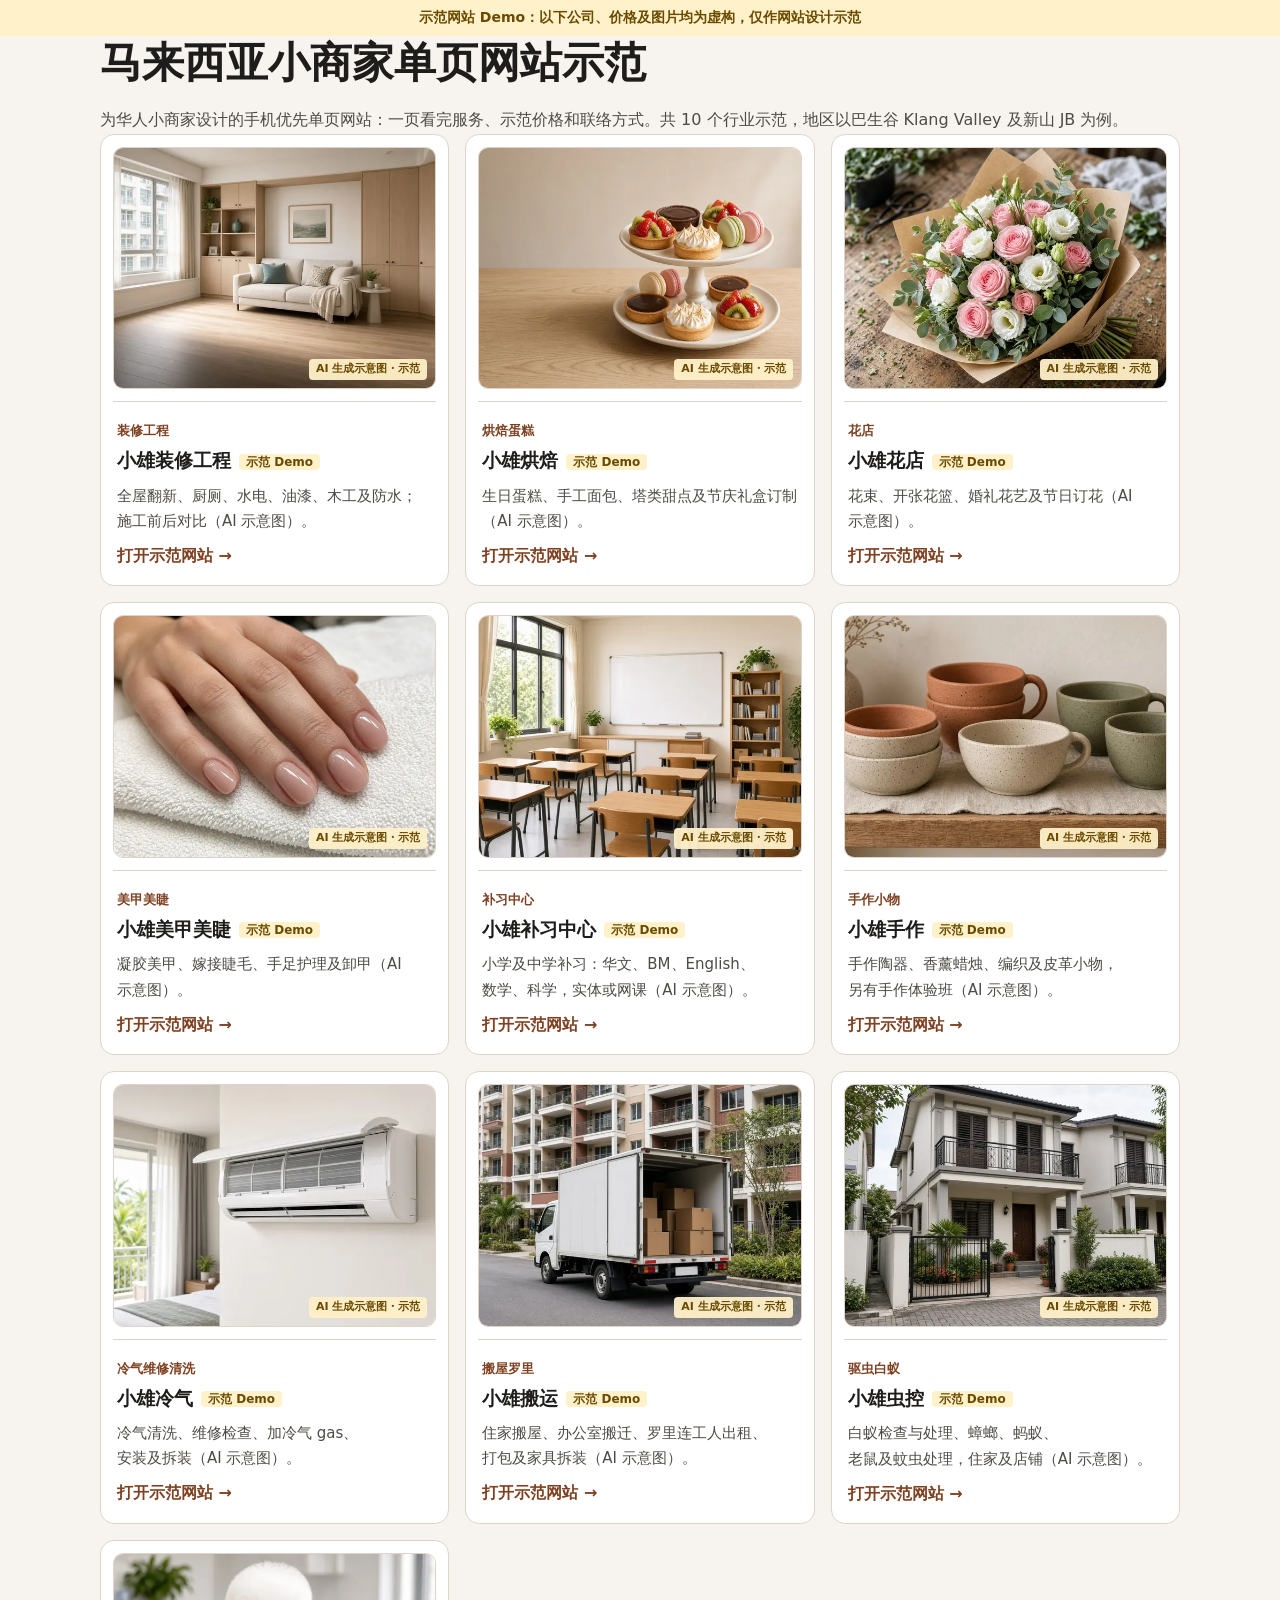
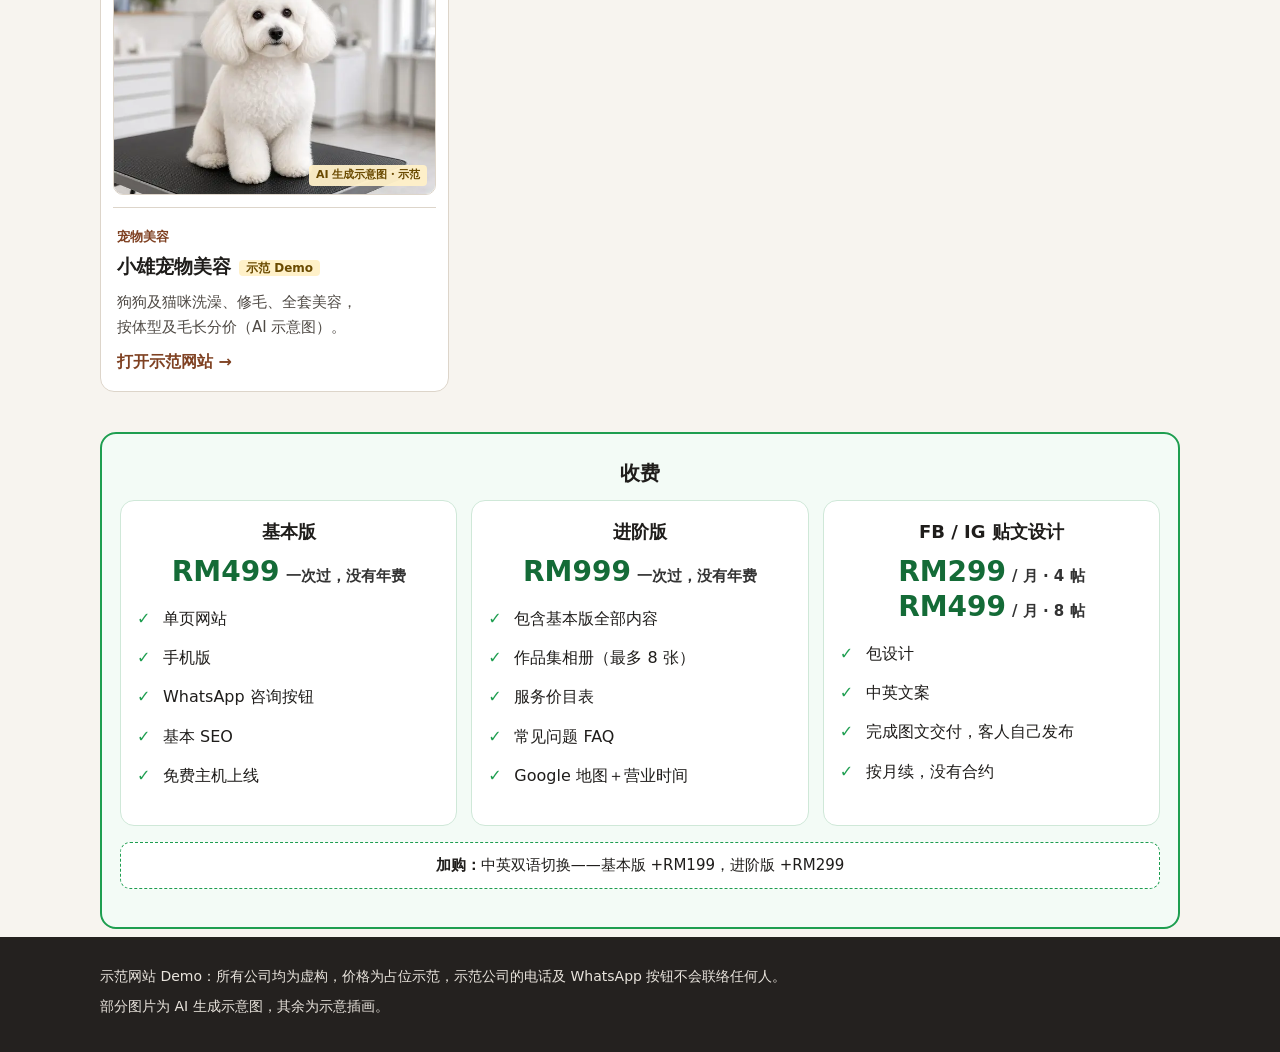
<file: index.html>
<!DOCTYPE html>
<html lang="zh-Hans-MY">
<head>
<meta charset="utf-8">
<meta name="format-detection" content="telephone=no">
<meta name="viewport" content="width=device-width,initial-scale=1,viewport-fit=cover">
<title>马来西亚小商家单页网站示范总览（示范网站 Demo）</title>
<meta name="description" content="为马来西亚华人小商家设计的手机优先单页网站示范：装修、烘焙、花店、美甲美睫、补习、手作、冷气、搬屋、驱虫及宠物美容。所有公司均为虚构。">
<link rel="canonical" href="https://limaking1028.github.io/demo-sites/">
<meta property="og:type" content="website"><meta property="og:title" content="马来西亚小商家单页网站示范总览（示范）">
<meta property="og:description" content="10 个行业的单页网站示范，公司、价格及图片均为虚构。">
<meta property="og:image" content="https://limaking1028.github.io/demo-sites/assets/thumb-renovation-my-d.jpg"><meta property="og:url" content="https://limaking1028.github.io/demo-sites/"><meta property="og:locale" content="zh_MY"><meta name="twitter:card" content="summary_large_image">
<style>
:root{--ink:#1F1D1B;--muted:#4F4A45;--line:#DDD5CA;--acc:#7F4122}*{box-sizing:border-box}
body{margin:0;font-family:"PingFang SC","Hiragino Sans GB","Microsoft YaHei","Noto Sans CJK SC",system-ui,sans-serif;color:var(--ink);background:#F7F4EF;line-height:1.7;overflow-x:hidden;word-break:keep-all;overflow-wrap:anywhere}
.bar{background:#FFF1C9;color:#6A4A00;text-align:center;font-size:14px;font-weight:600;padding:6px 12px}
.wrap{max-width:1120px;margin:0 auto;padding:0 20px}header{padding:36px 0 20px}h1{font-size:clamp(1.6rem,1.1rem + 2.6vw,2.6rem);line-height:1.3;margin:0 0 .4em}
.lead{color:var(--muted);margin:0}.grid{list-style:none;padding:0;margin:0 0 40px;display:grid;gap:16px}
.card a{display:block;background:#fff;border:1px solid var(--line);border-radius:14px;overflow:hidden;color:inherit;text-decoration:none}

.cb{padding:14px 16px 16px}.ind{font-size:13px;font-weight:700;color:var(--acc)}h2{font-size:1.2rem;margin:.1em 0 .3em}.cb p{margin:0 0 .5em;color:var(--muted);font-size:15px}
.tag{font-size:12px;background:#FFF1C9;color:#6A4A00;padding:1px 7px;border-radius:4px;margin-left:8px;vertical-align:middle;white-space:nowrap}.go{font-weight:700;color:var(--acc)}
a:focus-visible{outline:3px solid var(--acc);outline-offset:2px}footer{background:#24211F;color:#E9E4DD;padding:28px 0;font-size:14px}footer p{margin:0 0 .4em}
@media(min-width:640px){.grid{grid-template-columns:repeat(2,1fr)}}@media(min-width:960px){.grid{grid-template-columns:repeat(3,1fr)}}
.owner{margin:18px 0 0}.wa-btn{display:inline-block;background:#1E9E50;color:#fff;font-weight:800;font-size:17px;padding:12px 22px;border-radius:999px;text-decoration:none;box-shadow:0 2px 6px rgba(0,0,0,.15)}.wa-btn:hover{background:#178A44}.wa-sub{margin:.4em 0 0;font-size:14px;color:var(--muted)}.cta-end{text-align:center;padding:8px 0 40px}.card a{padding:12px}.thumb{position:relative;width:100%;height:0;padding-top:75%;overflow:hidden;border-radius:10px;border:1px solid var(--line);background:#EAE4DA}@supports (aspect-ratio:4/3){.thumb{height:auto;padding-top:0;aspect-ratio:4/3}}.thumb picture,.thumb img{display:block;width:100%;height:100%}.thumb picture{position:absolute;top:0;left:0}@supports (aspect-ratio:4/3){.thumb picture{position:static}}.thumb img{object-fit:cover}.ai{position:absolute;right:8px;bottom:8px;z-index:1;font-size:11px;font-weight:700;background:rgba(255,241,201,.95);color:#6A4A00;padding:1px 7px;border-radius:4px}.cb{padding:14px 4px 4px;margin-top:12px;border-top:1px solid var(--line)}
.price{margin:28px 0 8px;padding:22px 18px;border:2px solid #1E9E50;border-radius:16px;background:#F3FBF6;text-align:center}.price h2{margin:0 0 6px;font-size:20px}.price .big{margin:6px 0 12px;font-size:30px;font-weight:900;line-height:1.25;color:#146B37}.price ul{list-style:none;padding:0;margin:0 auto 14px;max-width:320px;text-align:left}.price li{padding:6px 0 6px 26px;position:relative;font-size:16px}.price li:before{content:"✓";position:absolute;left:0;color:#1E9E50;font-weight:900}
.pgrid{display:grid;gap:14px;margin:10px 0 16px}@media(min-width:760px){.pgrid{grid-template-columns:repeat(3,1fr)}}.pc{background:#fff;border:1px solid #CFE8D8;border-radius:14px;padding:16px}.pc h3{margin:0;font-size:18px}.pc .big{font-size:28px;margin:6px 0 10px}.pc .big small{font-size:15px;font-weight:700;margin-left:6px;color:#333}.tbd{margin:0 0 6px;font-size:14px;color:#666}
.addon{margin:0 0 16px;padding:10px 12px;background:#fff;border:1px dashed #1E9E50;border-radius:10px;font-size:15px}
</style>
</head>
<body>
<div class="bar">示范网站 Demo：以下公司、价格及图片均为虚构，仅作网站设计示范</div>
<header class="wrap"><h1>马来西亚小商家单页网站示范</h1><p class="lead">为华人小商家设计的手机优先单页网站：一页看完服务、示范价格和联络方式。共 10 个行业示范，地区以巴生谷 Klang Valley 及新山 JB 为例。</p></header>
<main class="wrap"><ul class="grid">
<li class="card"><a href="renovation-my/"><div class="thumb"><picture><source type="image/webp" srcset="assets/card-renovation-my.webp"><img src="assets/card-renovation-my.jpg" width="600" height="450" alt="小雄装修工程（示范网站）主图，AI 生成示意图" loading="lazy" decoding="async"></picture><span class="ai">AI 生成示意图・示范</span></div><div class="cb"><span class="ind">装修工程</span><h2>小雄装修工程<span class="tag">示范 Demo</span></h2><p>全屋翻新、厨厕、水电、油漆、木工及防水；施工前后对比（AI 示意图）。</p><span class="go">打开示范网站 →</span></div></a></li>
<li class="card"><a href="bakery-my/"><div class="thumb"><picture><source type="image/webp" srcset="assets/card-bakery-my.webp"><img src="assets/card-bakery-my.jpg" width="600" height="450" alt="小雄烘焙（示范网站）主图，AI 生成示意图" loading="lazy" decoding="async"></picture><span class="ai">AI 生成示意图・示范</span></div><div class="cb"><span class="ind">烘焙蛋糕</span><h2>小雄烘焙<span class="tag">示范 Demo</span></h2><p>生日蛋糕、手工面包、塔类甜点及节庆礼盒订制（AI 示意图）。</p><span class="go">打开示范网站 →</span></div></a></li>
<li class="card"><a href="florist-my/"><div class="thumb"><picture><source type="image/webp" srcset="assets/card-florist-my.webp"><img src="assets/card-florist-my.jpg" width="600" height="450" alt="小雄花店（示范网站）主图，AI 生成示意图" loading="lazy" decoding="async"></picture><span class="ai">AI 生成示意图・示范</span></div><div class="cb"><span class="ind">花店</span><h2>小雄花店<span class="tag">示范 Demo</span></h2><p>花束、开张花篮、婚礼花艺及节日订花（AI 示意图）。</p><span class="go">打开示范网站 →</span></div></a></li>
<li class="card"><a href="nail-lash-my/"><div class="thumb"><picture><source type="image/webp" srcset="assets/card-nail-lash-my.webp"><img src="assets/card-nail-lash-my.jpg" width="600" height="450" alt="小雄美甲美睫（示范网站）主图，AI 生成示意图" loading="lazy" decoding="async"></picture><span class="ai">AI 生成示意图・示范</span></div><div class="cb"><span class="ind">美甲美睫</span><h2>小雄美甲美睫<span class="tag">示范 Demo</span></h2><p>凝胶美甲、嫁接睫毛、手足护理及卸甲（AI 示意图）。</p><span class="go">打开示范网站 →</span></div></a></li>
<li class="card"><a href="tutor-my/"><div class="thumb"><picture><source type="image/webp" srcset="assets/card-tutor-my.webp"><img src="assets/card-tutor-my.jpg" width="600" height="450" alt="小雄补习中心（示范网站）主图，AI 生成示意图" loading="lazy" decoding="async"></picture><span class="ai">AI 生成示意图・示范</span></div><div class="cb"><span class="ind">补习中心</span><h2>小雄补习中心<span class="tag">示范 Demo</span></h2><p>小学及中学补习：华文、BM、English、数学、科学，实体或网课（AI 示意图）。</p><span class="go">打开示范网站 →</span></div></a></li>
<li class="card"><a href="handmade-my/"><div class="thumb"><picture><source type="image/webp" srcset="assets/card-handmade-my.webp"><img src="assets/card-handmade-my.jpg" width="600" height="450" alt="小雄手作（示范网站）主图，AI 生成示意图" loading="lazy" decoding="async"></picture><span class="ai">AI 生成示意图・示范</span></div><div class="cb"><span class="ind">手作小物</span><h2>小雄手作<span class="tag">示范 Demo</span></h2><p>手作陶器、香薰蜡烛、编织及皮革小物，另有手作体验班（AI 示意图）。</p><span class="go">打开示范网站 →</span></div></a></li>
<li class="card"><a href="aircon-my/"><div class="thumb"><picture><source type="image/webp" srcset="assets/card-aircon-my.webp"><img src="assets/card-aircon-my.jpg" width="600" height="450" alt="小雄冷气（示范网站）主图，AI 生成示意图" loading="lazy" decoding="async"></picture><span class="ai">AI 生成示意图・示范</span></div><div class="cb"><span class="ind">冷气维修清洗</span><h2>小雄冷气<span class="tag">示范 Demo</span></h2><p>冷气清洗、维修检查、加冷气 gas、安装及拆装（AI 示意图）。</p><span class="go">打开示范网站 →</span></div></a></li>
<li class="card"><a href="moving-my/"><div class="thumb"><picture><source type="image/webp" srcset="assets/card-moving-my.webp"><img src="assets/card-moving-my.jpg" width="600" height="450" alt="小雄搬运（示范网站）主图，AI 生成示意图" loading="lazy" decoding="async"></picture><span class="ai">AI 生成示意图・示范</span></div><div class="cb"><span class="ind">搬屋罗里</span><h2>小雄搬运<span class="tag">示范 Demo</span></h2><p>住家搬屋、办公室搬迁、罗里连工人出租、打包及家具拆装（AI 示意图）。</p><span class="go">打开示范网站 →</span></div></a></li>
<li class="card"><a href="pest-my/"><div class="thumb"><picture><source type="image/webp" srcset="assets/card-pest-my.webp"><img src="assets/card-pest-my.jpg" width="600" height="450" alt="小雄虫控（示范网站）主图，AI 生成示意图" loading="lazy" decoding="async"></picture><span class="ai">AI 生成示意图・示范</span></div><div class="cb"><span class="ind">驱虫白蚁</span><h2>小雄虫控<span class="tag">示范 Demo</span></h2><p>白蚁检查与处理、蟑螂、蚂蚁、老鼠及蚊虫处理，住家及店铺（AI 示意图）。</p><span class="go">打开示范网站 →</span></div></a></li>
<li class="card"><a href="pet-grooming-my/"><div class="thumb"><picture><source type="image/webp" srcset="assets/card-pet-grooming-my.webp"><img src="assets/card-pet-grooming-my.jpg" width="600" height="450" alt="小雄宠物美容（示范网站）主图，AI 生成示意图" loading="lazy" decoding="async"></picture><span class="ai">AI 生成示意图・示范</span></div><div class="cb"><span class="ind">宠物美容</span><h2>小雄宠物美容<span class="tag">示范 Demo</span></h2><p>狗狗及猫咪洗澡、修毛、全套美容，按体型及毛长分价（AI 示意图）。</p><span class="go">打开示范网站 →</span></div></a></li>
</ul><section class="price" id="price"><h2>收费</h2><div class="pgrid"><div class="pc"><h3>基本版</h3><p class="big">RM499<small>一次过，没有年费</small></p><ul><li>单页网站</li><li>手机版</li><li>WhatsApp 咨询按钮</li><li>基本 SEO</li><li>免费主机上线</li></ul></div><div class="pc"><h3>进阶版</h3><p class="big">RM999<small>一次过，没有年费</small></p><ul><li>包含基本版全部内容</li><li>作品集相册（最多 8 张）</li><li>服务价目表</li><li>常见问题 FAQ</li><li>Google 地图＋营业时间</li></ul></div><div class="pc"><h3>FB / IG 贴文设计</h3><p class="big">RM299<small>/ 月 · 4 帖</small><br>RM499<small>/ 月 · 8 帖</small></p><ul><li>包设计</li><li>中英文案</li><li>完成图文交付，客人自己发布</li><li>按月续，没有合约</li></ul></div></div><p class="addon"><b>加购：</b>中英双语切换——基本版 +RM199，进阶版 +RM299</p></section></main>
<footer><div class="wrap"><p>示范网站 Demo：所有公司均为虚构，价格为占位示范，示范公司的电话及 WhatsApp 按钮不会联络任何人。</p><p>部分图片为 AI 生成示意图，其余为示意插画。</p></div></footer>
</body></html>
</file>
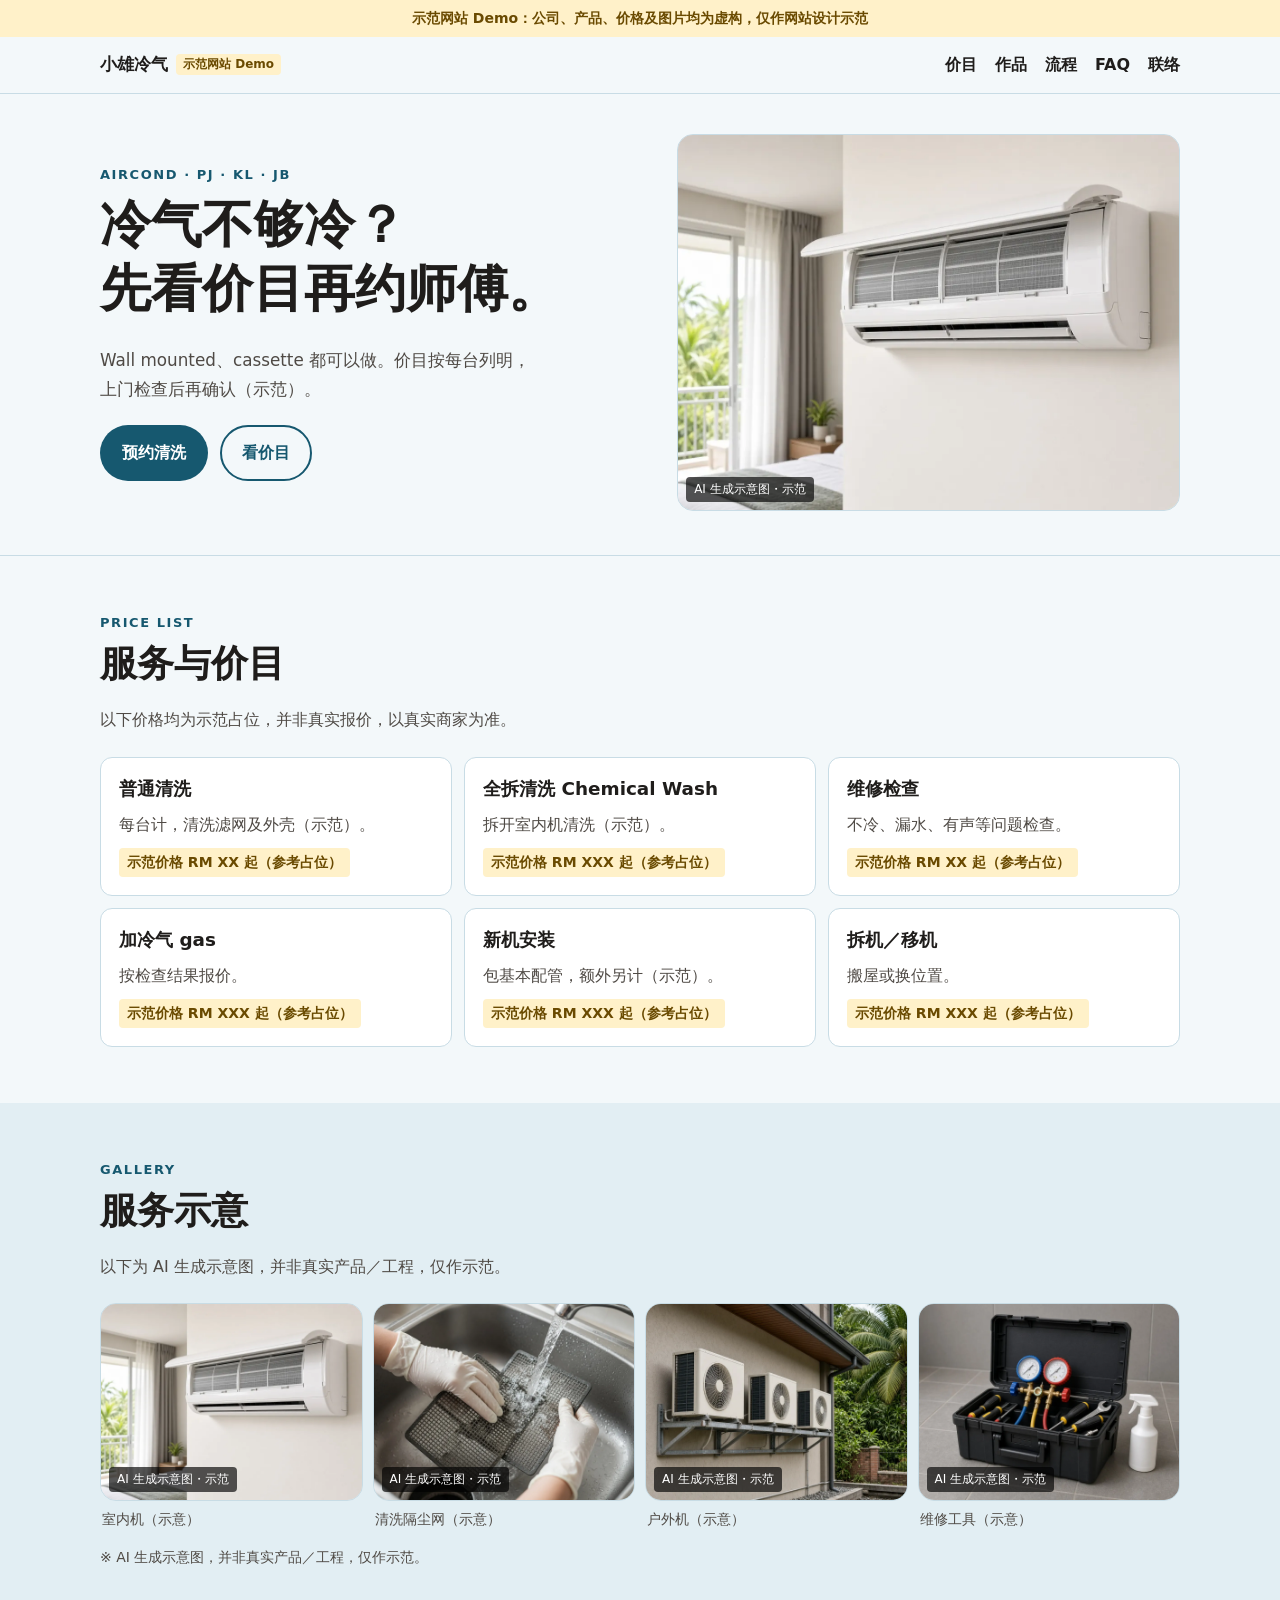
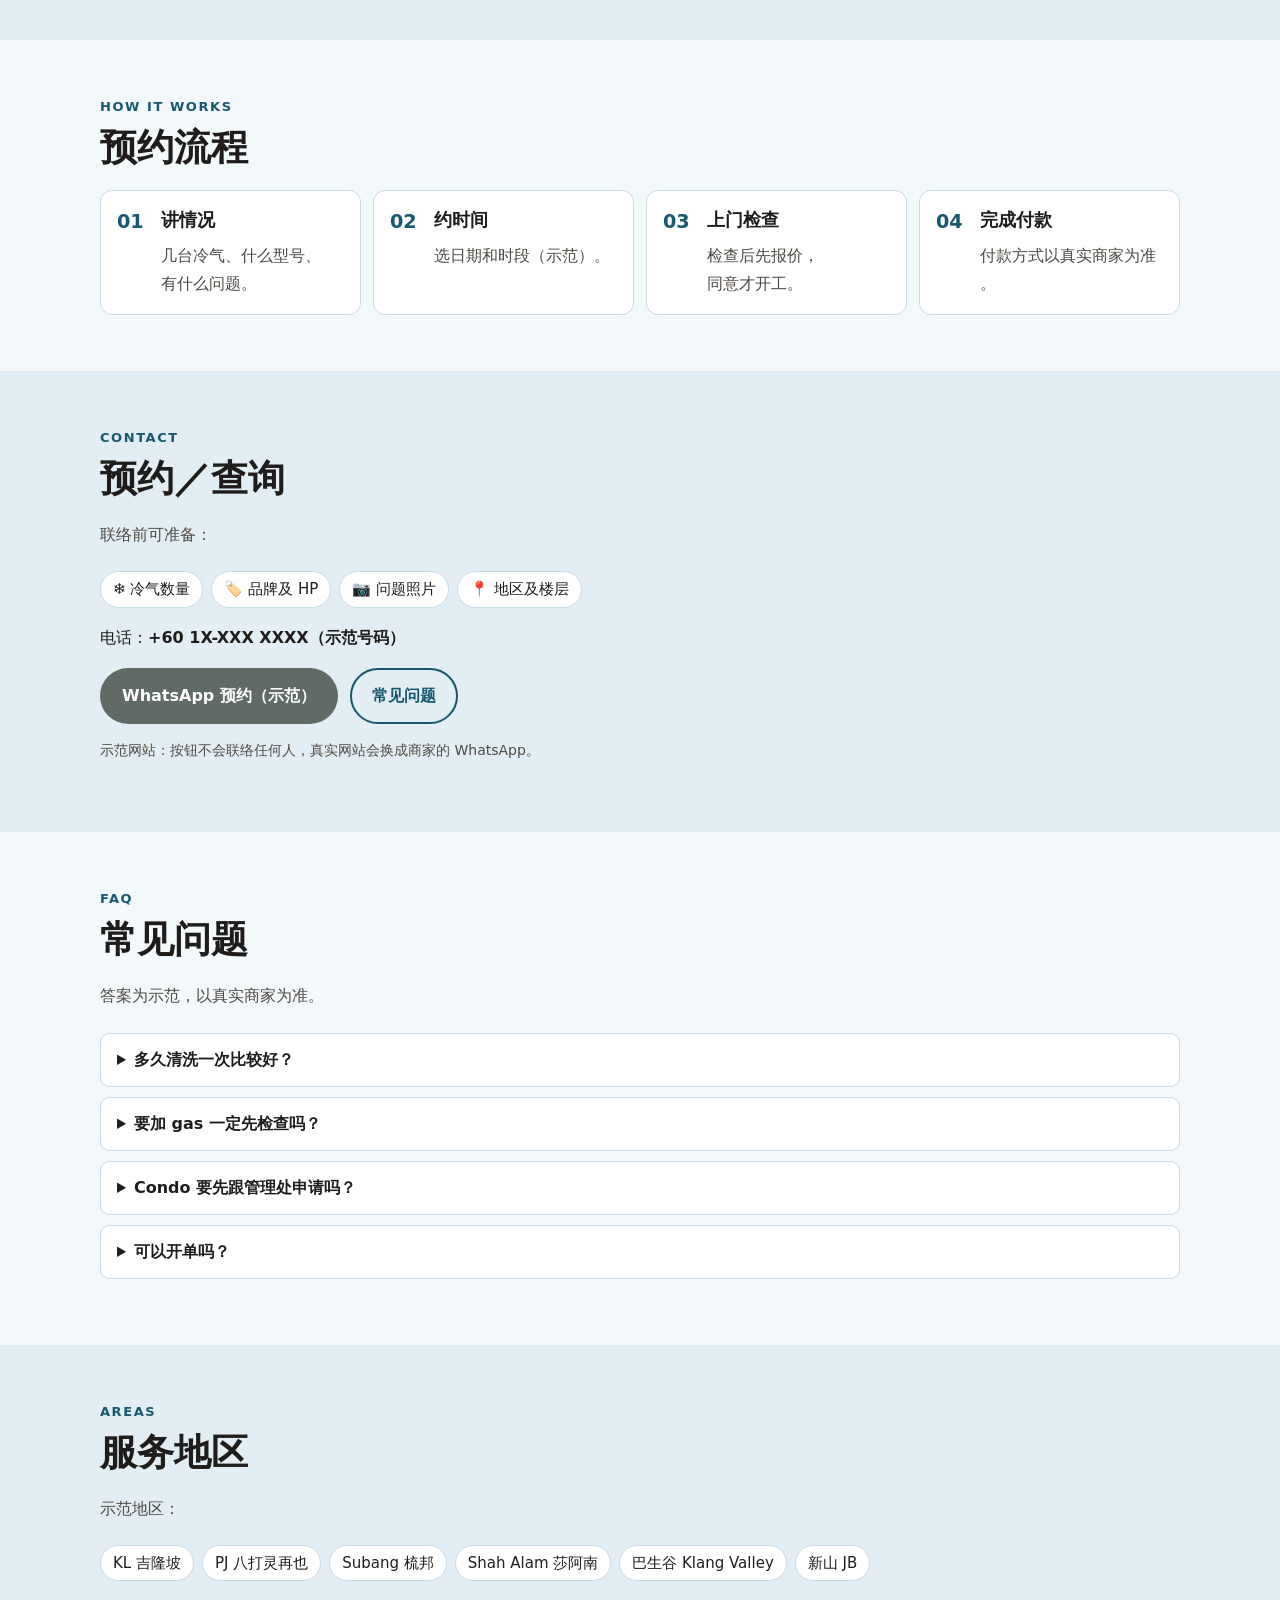
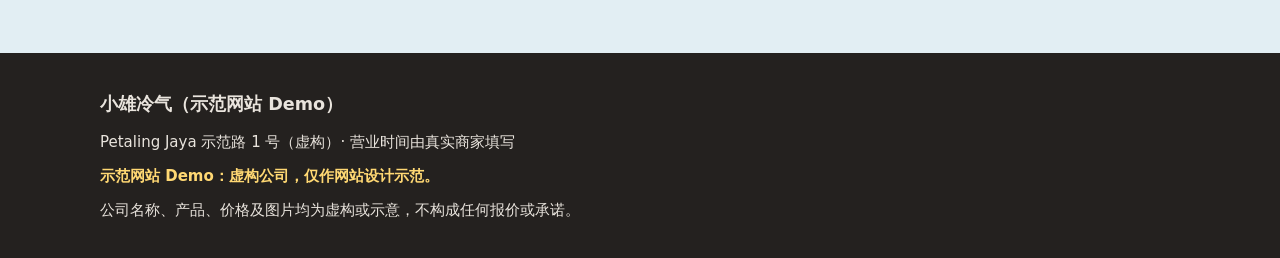
<file: aircon-my/index.html>
<!DOCTYPE html>
<html lang="zh-Hans-MY">
<head>
<meta charset="utf-8">
<meta name="format-detection" content="telephone=no">
<meta name="viewport" content="width=device-width,initial-scale=1,viewport-fit=cover">
<title>小雄冷气｜冷气清洗、维修、加 gas 及安装（示范网站 Demo）</title>
<meta name="description" content="小雄冷气（示范网站，虚构公司）：冷气清洗、维修检查、加冷气 gas、安装及拆装，服务巴生谷 Klang Valley 及新山 JB。">
<meta name="theme-color" content="#16586F">
<link rel="canonical" href="https://limaking1028.github.io/demo-sites/aircon-my/">
<meta property="og:type" content="website">
<meta property="og:site_name" content="小雄冷气（示范）">
<meta property="og:title" content="小雄冷气｜冷气清洗、维修、加 gas 及安装（示范网站）">
<meta property="og:description" content="冷气清洗、维修检查、加冷气 gas、安装及拆装。示范网站，公司为虚构。">
<meta property="og:image" content="https://limaking1028.github.io/demo-sites/aircon-my/assets/og.jpg">
<meta property="og:url" content="https://limaking1028.github.io/demo-sites/aircon-my/">
<meta property="og:locale" content="zh_MY">
<meta name="twitter:card" content="summary_large_image">
<link rel="icon" href="data:image/svg+xml,%3Csvg xmlns='http://www.w3.org/2000/svg' viewBox='0 0 32 32'%3E%3Crect width='32' height='32' rx='8' fill='%2316586F'/%3E%3C/svg%3E">
<script type="application/ld+json">{"@context": "https://schema.org", "@type": "HVACBusiness", "name": "小雄冷气（示范）", "alternateName": "Xiao Xiong Aircon (Demo)", "description": "冷气清洗、维修检查、加冷气 gas、安装及拆装（示范网站，公司为虚构）", "address": {"@type": "PostalAddress", "streetAddress": "示范路 1 号（虚构）", "addressLocality": "Petaling Jaya", "addressRegion": "Selangor", "addressCountry": "MY"}, "areaServed": [{"@type": "City", "name": "Kuala Lumpur"}, {"@type": "City", "name": "Petaling Jaya"}, {"@type": "City", "name": "Subang Jaya"}, {"@type": "City", "name": "Shah Alam"}, {"@type": "City", "name": "Johor Bahru"}], "hasOfferCatalog": {"@type": "OfferCatalog", "name": "服务与价目", "itemListElement": [{"@type": "Offer", "itemOffered": {"@type": "Service", "name": "普通清洗"}}, {"@type": "Offer", "itemOffered": {"@type": "Service", "name": "全拆清洗 Chemical Wash"}}, {"@type": "Offer", "itemOffered": {"@type": "Service", "name": "维修检查"}}, {"@type": "Offer", "itemOffered": {"@type": "Service", "name": "加冷气 gas"}}, {"@type": "Offer", "itemOffered": {"@type": "Service", "name": "新机安装"}}, {"@type": "Offer", "itemOffered": {"@type": "Service", "name": "拆机／移机"}}]}}</script>
<script type="application/ld+json">{"@context": "https://schema.org", "@type": "FAQPage", "mainEntity": [{"@type": "Question", "name": "多久清洗一次比较好？", "acceptedAnswer": {"@type": "Answer", "text": "示范：视乎使用情况，由师傅按实际情况建议。"}}, {"@type": "Question", "name": "要加 gas 一定先检查吗？", "acceptedAnswer": {"@type": "Answer", "text": "示范：师傅会先检查原因再报价。"}}, {"@type": "Question", "name": "Condo 要先跟管理处申请吗？", "acceptedAnswer": {"@type": "Answer", "text": "示范：部分 condo 需要，请先向管理处查询。"}}, {"@type": "Question", "name": "可以开单吗？", "acceptedAnswer": {"@type": "Answer", "text": "示范：收据或发票安排以真实商家为准。"}}]}</script>
<link rel="stylesheet" href="style.css">
</head>
<body>
<div class="demo-bar">示范网站 Demo：公司、产品、价格及图片均为虚构，仅作网站设计示范</div>
<header class="top"><div class="wrap top-in"><a class="logo" href="#top">小雄冷气<span class="demo-tag">示范网站 Demo</span></a><nav aria-label="页内导览"><a href="#services">价目</a><a href="#gallery">作品</a><a href="#process">流程</a><a href="#faq">FAQ</a><a href="#contact">联络</a></nav></div></header>
<section class="hero" id="top"><div class="wrap hero-grid"><div><p class="eyebrow">AIRCOND · PJ · KL · JB</p>
<h1>冷气不够冷？<br>先看价目再约师傅。</h1>
<p class="lead">Wall mounted、cassette 都可以做。价目按每台列明，上门检查后再确认（示范）。</p>
<div class="cta-row"><a class="btn primary" href="#contact">预约清洗</a><a class="btn ghost" href="#services">看价目</a></div></div>
<figure class="fig"><picture><source type="image/webp" srcset="assets/hero.webp"><img src="assets/hero.jpg" width="1024" height="768" alt="打开面盖的冷气室内机（AI 生成示意图・示范）" fetchpriority="high" decoding="async"></picture><span class="lbl">AI 生成示意图・示范</span></figure></div></section>
<main>
<section id="services" class="sec"><div class="wrap"><p class="eyebrow">PRICE LIST</p><h2>服务与价目</h2><p class="sec-lead">以下价格均为示范占位，并非真实报价，以真实商家为准。</p><ul class="svc"><li><h3>普通清洗</h3><p>每台计，清洗滤网及外壳（示范）。</p><span class="price-ph">示范价格 RM XX 起（参考占位）</span></li><li><h3>全拆清洗 Chemical Wash</h3><p>拆开室内机清洗（示范）。</p><span class="price-ph">示范价格 RM XXX 起（参考占位）</span></li><li><h3>维修检查</h3><p>不冷、漏水、有声等问题检查。</p><span class="price-ph">示范价格 RM XX 起（参考占位）</span></li><li><h3>加冷气 gas</h3><p>按检查结果报价。</p><span class="price-ph">示范价格 RM XXX 起（参考占位）</span></li><li><h3>新机安装</h3><p>包基本配管，额外另计（示范）。</p><span class="price-ph">示范价格 RM XXX 起（参考占位）</span></li><li><h3>拆机／移机</h3><p>搬屋或换位置。</p><span class="price-ph">示范价格 RM XXX 起（参考占位）</span></li></ul></div></section>
<section id="gallery" class="sec alt"><div class="wrap"><p class="eyebrow">GALLERY</p><h2>服务示意</h2><p class="sec-lead">以下为 AI 生成示意图，并非真实产品／工程，仅作示范。</p><div class="gal"><div><figure class="fig"><picture><source type="image/webp" srcset="assets/hero.webp"><img src="assets/hero.jpg" width="1024" height="768" alt="打开面盖的冷气室内机（AI 生成示意图・示范）" loading="lazy" decoding="async"></picture><span class="lbl">AI 生成示意图・示范</span></figure><figcaption>室内机（示意）</figcaption></div><div><figure class="fig"><picture><source type="image/webp" srcset="assets/filter.webp"><img src="assets/filter.jpg" width="1024" height="768" alt="清洗冷气隔尘网（AI 生成示意图・示范）" loading="lazy" decoding="async"></picture><span class="lbl">AI 生成示意图・示范</span></figure><figcaption>清洗隔尘网（示意）</figcaption></div><div><figure class="fig"><picture><source type="image/webp" srcset="assets/outdoor.webp"><img src="assets/outdoor.jpg" width="1024" height="768" alt="户外冷气压缩机（AI 生成示意图・示范）" loading="lazy" decoding="async"></picture><span class="lbl">AI 生成示意图・示范</span></figure><figcaption>户外机（示意）</figcaption></div><div><figure class="fig"><picture><source type="image/webp" srcset="assets/tools.webp"><img src="assets/tools.jpg" width="1024" height="768" alt="冷气维修工具（AI 生成示意图・示范）" loading="lazy" decoding="async"></picture><span class="lbl">AI 生成示意图・示范</span></figure><figcaption>维修工具（示意）</figcaption></div></div><p class="fine">※ AI 生成示意图，并非真实产品／工程，仅作示范。</p></div></section>
<section id="process" class="sec"><div class="wrap"><p class="eyebrow">HOW IT WORKS</p><h2>预约流程</h2><ol class="steps"><li><h3>讲情况</h3><p>几台冷气、什么型号、有什么问题。</p></li><li><h3>约时间</h3><p>选日期和时段（示范）。</p></li><li><h3>上门检查</h3><p>检查后先报价，同意才开工。</p></li><li><h3>完成付款</h3><p>付款方式以真实商家为准。</p></li></ol></div></section>
<section id="contact" class="sec alt"><div class="wrap"><p class="eyebrow">CONTACT</p><h2>预约／查询</h2><p class="sec-lead">联络前可准备：</p><ul class="chips"><li>❄️ 冷气数量</li><li>🏷️ 品牌及 HP</li><li>📷 问题照片</li><li>📍 地区及楼层</li></ul>
<p>电话：<span class="demo-phone">+60 1X-XXX XXXX（示范号码）</span></p>
<div class="cta-row"><a class="btn wa-demo" href="#contact" aria-disabled="true" title="示范按钮，不会打开 WhatsApp">WhatsApp 预约（示范）</a><a class="btn ghost" href="#faq">常见问题</a></div>
<p class="fine">示范网站：按钮不会联络任何人，真实网站会换成商家的 WhatsApp。</p></div></section>
<section id="faq" class="sec"><div class="wrap"><p class="eyebrow">FAQ</p><h2>常见问题</h2><p class="sec-lead">答案为示范，以真实商家为准。</p><details><summary>多久清洗一次比较好？</summary><p>示范：视乎使用情况，由师傅按实际情况建议。</p></details><details><summary>要加 gas 一定先检查吗？</summary><p>示范：师傅会先检查原因再报价。</p></details><details><summary>Condo 要先跟管理处申请吗？</summary><p>示范：部分 condo 需要，请先向管理处查询。</p></details><details><summary>可以开单吗？</summary><p>示范：收据或发票安排以真实商家为准。</p></details></div></section>
<section id="areas" class="sec alt"><div class="wrap"><p class="eyebrow">AREAS</p><h2>服务地区</h2><p class="sec-lead">示范地区：</p><ul class="chips"><li>KL 吉隆坡</li><li>PJ 八打灵再也</li><li>Subang 梳邦</li><li>Shah Alam 莎阿南</li><li>巴生谷 Klang Valley</li><li>新山 JB</li></ul></div></section>
</main>
<footer><div class="wrap"><p class="f-name">小雄冷气（示范网站 Demo）</p><p>Petaling Jaya 示范路 1 号（虚构）· 营业时间由真实商家填写</p><p class="f-demo">示范网站 Demo：虚构公司，仅作网站设计示范。</p><p>公司名称、产品、价格及图片均为虚构或示意，不构成任何报价或承诺。</p></div></footer>
<div class="mbar" role="navigation" aria-label="快速联络"><a class="m1" href="#services">看价目</a><a class="m2" href="#contact">WhatsApp 预约（示范）</a></div>
</body></html>
</file>
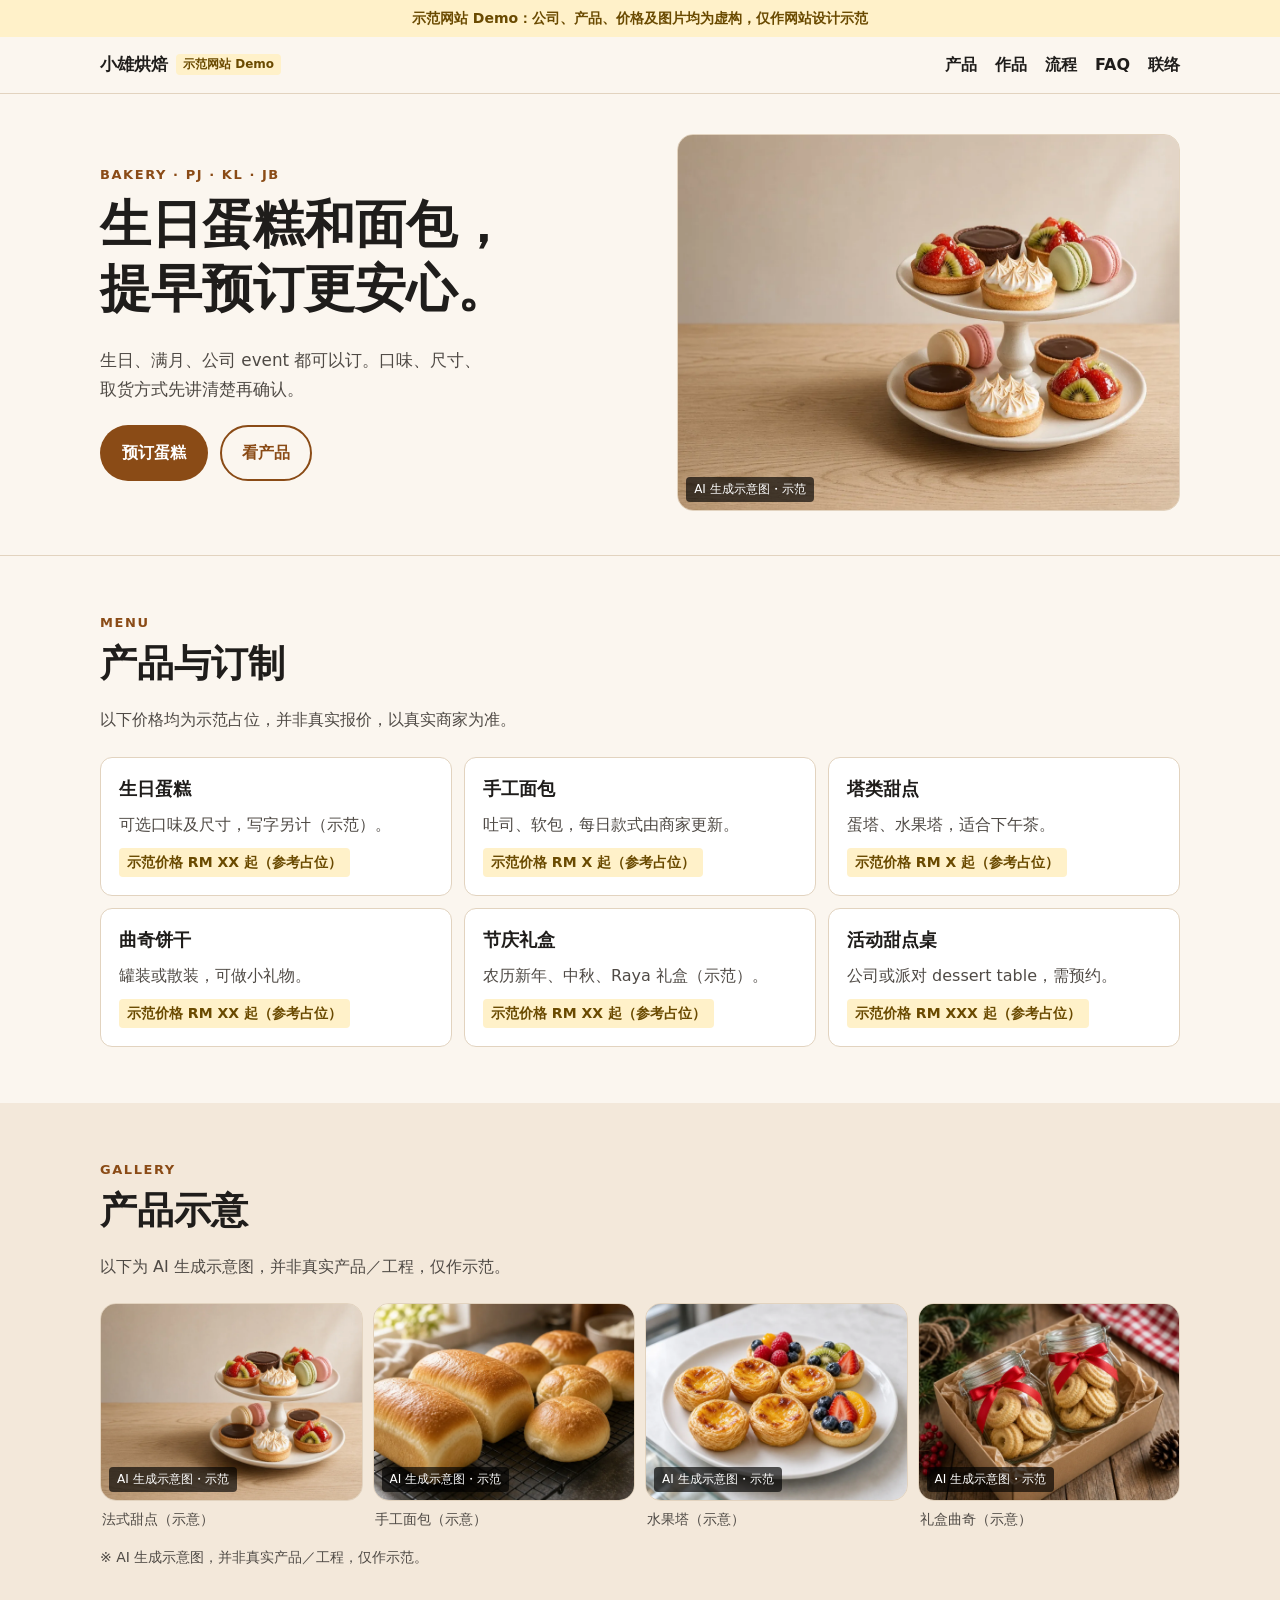
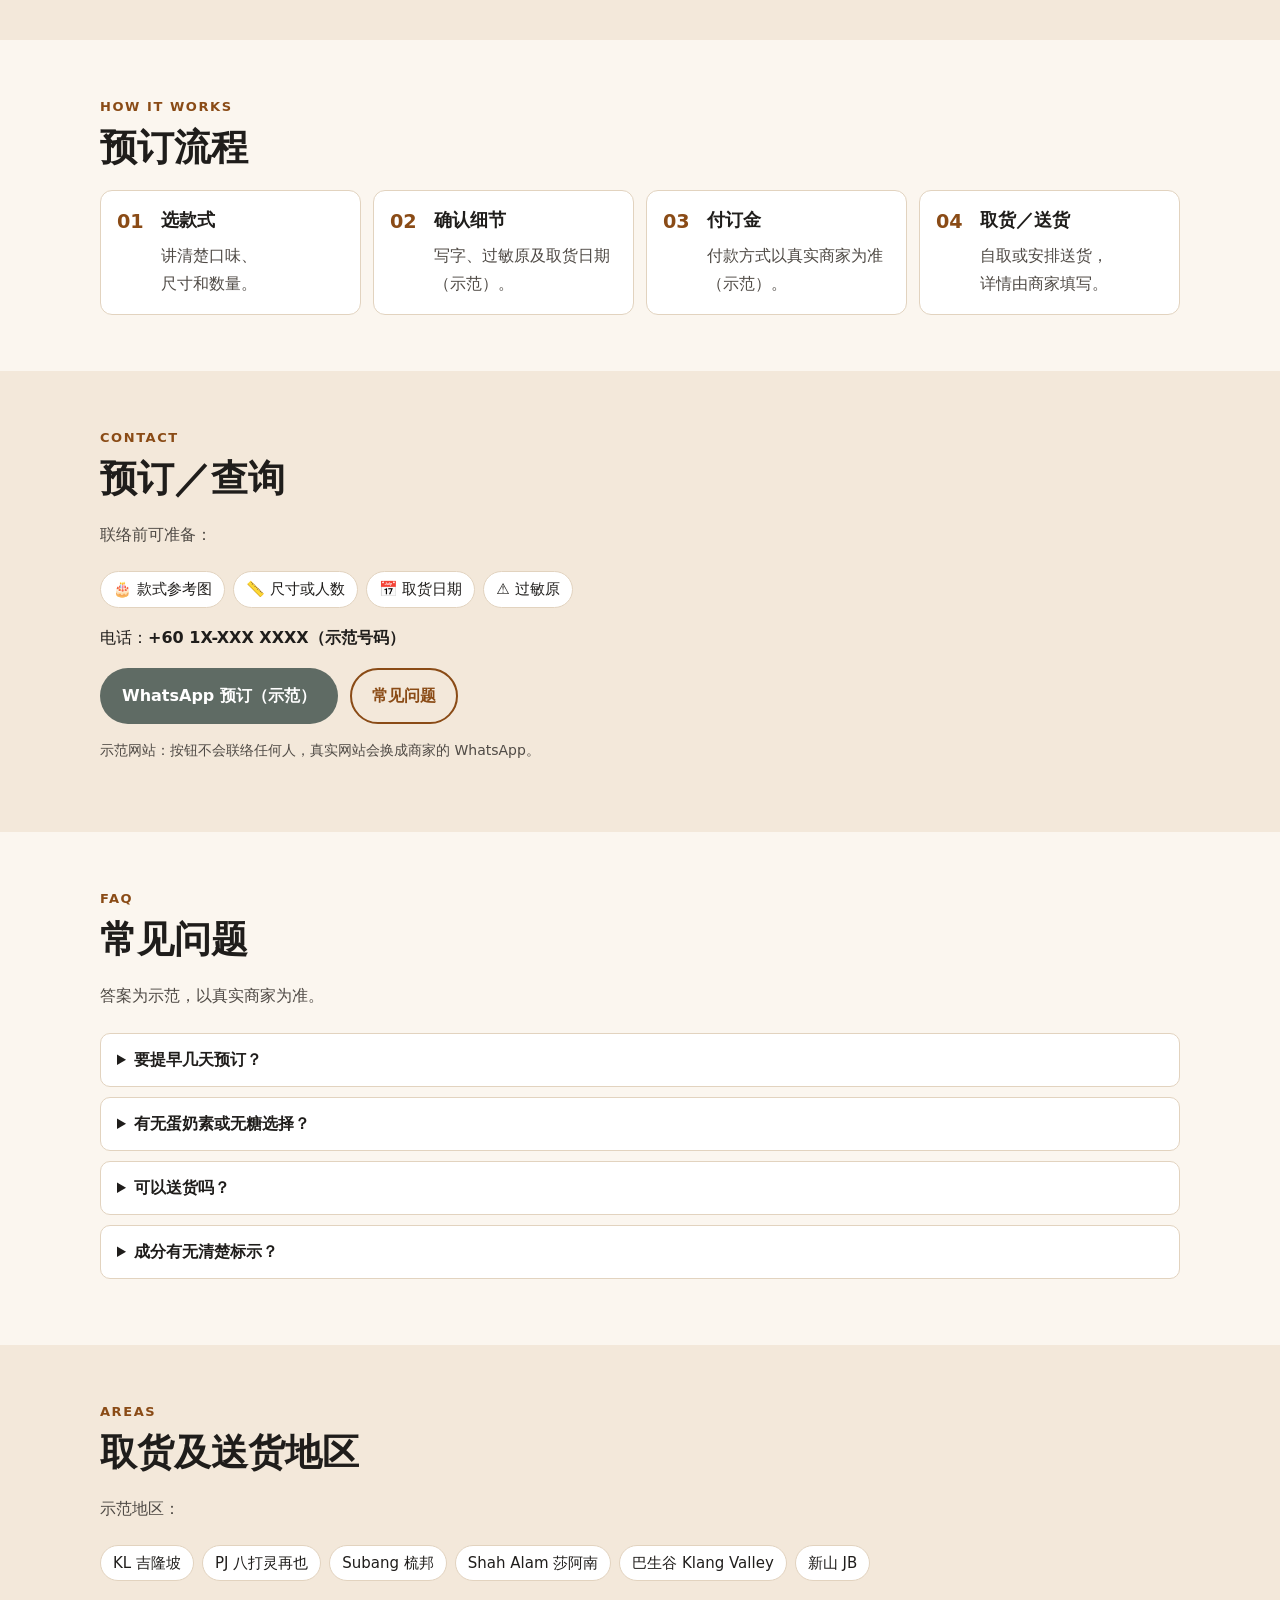
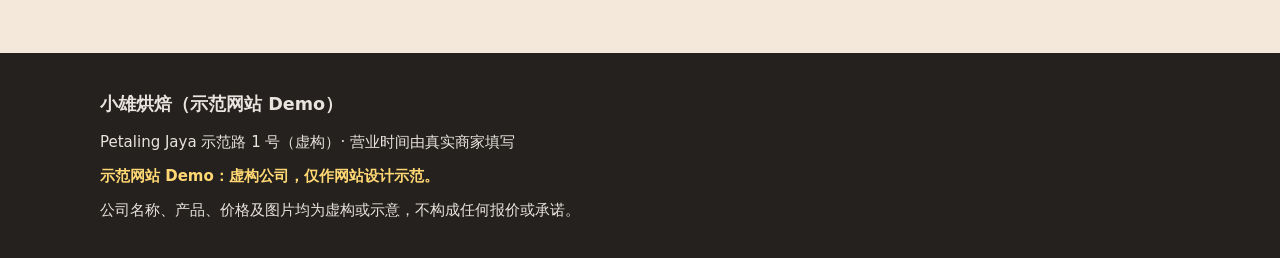
<file: bakery-my/index.html>
<!DOCTYPE html>
<html lang="zh-Hans-MY">
<head>
<meta charset="utf-8">
<meta name="format-detection" content="telephone=no">
<meta name="viewport" content="width=device-width,initial-scale=1,viewport-fit=cover">
<title>小雄烘焙｜生日蛋糕、面包、塔类及节庆礼盒（示范网站 Demo）</title>
<meta name="description" content="小雄烘焙（示范网站，虚构公司）：生日蛋糕、手工面包、塔类甜点及节庆礼盒订制，服务巴生谷 Klang Valley 及新山 JB。">
<meta name="theme-color" content="#8A4B16">
<link rel="canonical" href="https://limaking1028.github.io/demo-sites/bakery-my/">
<meta property="og:type" content="website">
<meta property="og:site_name" content="小雄烘焙（示范）">
<meta property="og:title" content="小雄烘焙｜生日蛋糕、面包、塔类及节庆礼盒（示范网站）">
<meta property="og:description" content="生日蛋糕、手工面包、塔类甜点及节庆礼盒订制。示范网站，公司为虚构。">
<meta property="og:image" content="https://limaking1028.github.io/demo-sites/bakery-my/assets/og.jpg">
<meta property="og:url" content="https://limaking1028.github.io/demo-sites/bakery-my/">
<meta property="og:locale" content="zh_MY">
<meta name="twitter:card" content="summary_large_image">
<link rel="icon" href="data:image/svg+xml,%3Csvg xmlns='http://www.w3.org/2000/svg' viewBox='0 0 32 32'%3E%3Crect width='32' height='32' rx='8' fill='%238A4B16'/%3E%3C/svg%3E">
<script type="application/ld+json">{"@context": "https://schema.org", "@type": "Bakery", "name": "小雄烘焙（示范）", "alternateName": "Xiao Xiong Bakery (Demo)", "description": "生日蛋糕、手工面包、塔类甜点及节庆礼盒订制（示范网站，公司为虚构）", "address": {"@type": "PostalAddress", "streetAddress": "示范路 1 号（虚构）", "addressLocality": "Petaling Jaya", "addressRegion": "Selangor", "addressCountry": "MY"}, "areaServed": [{"@type": "City", "name": "Kuala Lumpur"}, {"@type": "City", "name": "Petaling Jaya"}, {"@type": "City", "name": "Subang Jaya"}, {"@type": "City", "name": "Shah Alam"}, {"@type": "City", "name": "Johor Bahru"}], "hasOfferCatalog": {"@type": "OfferCatalog", "name": "产品与订制", "itemListElement": [{"@type": "Offer", "itemOffered": {"@type": "Service", "name": "生日蛋糕"}}, {"@type": "Offer", "itemOffered": {"@type": "Service", "name": "手工面包"}}, {"@type": "Offer", "itemOffered": {"@type": "Service", "name": "塔类甜点"}}, {"@type": "Offer", "itemOffered": {"@type": "Service", "name": "曲奇饼干"}}, {"@type": "Offer", "itemOffered": {"@type": "Service", "name": "节庆礼盒"}}, {"@type": "Offer", "itemOffered": {"@type": "Service", "name": "活动甜点桌"}}]}}</script>
<script type="application/ld+json">{"@context": "https://schema.org", "@type": "FAQPage", "mainEntity": [{"@type": "Question", "name": "要提早几天预订？", "acceptedAnswer": {"@type": "Answer", "text": "示范：预订时间由真实商家填写。"}}, {"@type": "Question", "name": "有无蛋奶素或无糖选择？", "acceptedAnswer": {"@type": "Answer", "text": "示范：可选口味以商家公布为准。"}}, {"@type": "Question", "name": "可以送货吗？", "acceptedAnswer": {"@type": "Answer", "text": "示范：送货范围及收费由商家列明。"}}, {"@type": "Question", "name": "成分有无清楚标示？", "acceptedAnswer": {"@type": "Answer", "text": "示范：真实商家应列明主要成分及过敏原。"}}]}</script>
<link rel="stylesheet" href="style.css">
</head>
<body>
<div class="demo-bar">示范网站 Demo：公司、产品、价格及图片均为虚构，仅作网站设计示范</div>
<header class="top"><div class="wrap top-in"><a class="logo" href="#top">小雄烘焙<span class="demo-tag">示范网站 Demo</span></a><nav aria-label="页内导览"><a href="#services">产品</a><a href="#gallery">作品</a><a href="#process">流程</a><a href="#faq">FAQ</a><a href="#contact">联络</a></nav></div></header>
<section class="hero" id="top"><div class="wrap hero-grid"><div><p class="eyebrow">BAKERY · PJ · KL · JB</p>
<h1>生日蛋糕和面包，<br>提早预订更安心。</h1>
<p class="lead">生日、满月、公司 event 都可以订。口味、尺寸、取货方式先讲清楚再确认。</p>
<div class="cta-row"><a class="btn primary" href="#contact">预订蛋糕</a><a class="btn ghost" href="#services">看产品</a></div></div>
<figure class="fig"><picture><source type="image/webp" srcset="assets/hero.webp"><img src="assets/hero.jpg" width="1024" height="768" alt="法式甜点与水果塔（AI 生成示意图・示范）" fetchpriority="high" decoding="async"></picture><span class="lbl">AI 生成示意图・示范</span></figure></div></section>
<main>
<section id="services" class="sec"><div class="wrap"><p class="eyebrow">MENU</p><h2>产品与订制</h2><p class="sec-lead">以下价格均为示范占位，并非真实报价，以真实商家为准。</p><ul class="svc"><li><h3>生日蛋糕</h3><p>可选口味及尺寸，写字另计（示范）。</p><span class="price-ph">示范价格 RM XX 起（参考占位）</span></li><li><h3>手工面包</h3><p>吐司、软包，每日款式由商家更新。</p><span class="price-ph">示范价格 RM X 起（参考占位）</span></li><li><h3>塔类甜点</h3><p>蛋塔、水果塔，适合下午茶。</p><span class="price-ph">示范价格 RM X 起（参考占位）</span></li><li><h3>曲奇饼干</h3><p>罐装或散装，可做小礼物。</p><span class="price-ph">示范价格 RM XX 起（参考占位）</span></li><li><h3>节庆礼盒</h3><p>农历新年、中秋、Raya 礼盒（示范）。</p><span class="price-ph">示范价格 RM XX 起（参考占位）</span></li><li><h3>活动甜点桌</h3><p>公司或派对 dessert table，需预约。</p><span class="price-ph">示范价格 RM XXX 起（参考占位）</span></li></ul></div></section>
<section id="gallery" class="sec alt"><div class="wrap"><p class="eyebrow">GALLERY</p><h2>产品示意</h2><p class="sec-lead">以下为 AI 生成示意图，并非真实产品／工程，仅作示范。</p><div class="gal"><div><figure class="fig"><picture><source type="image/webp" srcset="assets/hero.webp"><img src="assets/hero.jpg" width="1024" height="768" alt="法式甜点与水果塔（AI 生成示意图・示范）" loading="lazy" decoding="async"></picture><span class="lbl">AI 生成示意图・示范</span></figure><figcaption>法式甜点（示意）</figcaption></div><div><figure class="fig"><picture><source type="image/webp" srcset="assets/bread.webp"><img src="assets/bread.jpg" width="1024" height="768" alt="手工面包（AI 生成示意图・示范）" loading="lazy" decoding="async"></picture><span class="lbl">AI 生成示意图・示范</span></figure><figcaption>手工面包（示意）</figcaption></div><div><figure class="fig"><picture><source type="image/webp" srcset="assets/tart.webp"><img src="assets/tart.jpg" width="1024" height="768" alt="水果塔（AI 生成示意图・示范）" loading="lazy" decoding="async"></picture><span class="lbl">AI 生成示意图・示范</span></figure><figcaption>水果塔（示意）</figcaption></div><div><figure class="fig"><picture><source type="image/webp" srcset="assets/cookie.webp"><img src="assets/cookie.jpg" width="1024" height="768" alt="礼盒曲奇（AI 生成示意图・示范）" loading="lazy" decoding="async"></picture><span class="lbl">AI 生成示意图・示范</span></figure><figcaption>礼盒曲奇（示意）</figcaption></div></div><p class="fine">※ AI 生成示意图，并非真实产品／工程，仅作示范。</p></div></section>
<section id="process" class="sec"><div class="wrap"><p class="eyebrow">HOW IT WORKS</p><h2>预订流程</h2><ol class="steps"><li><h3>选款式</h3><p>讲清楚口味、尺寸和数量。</p></li><li><h3>确认细节</h3><p>写字、过敏原及取货日期（示范）。</p></li><li><h3>付订金</h3><p>付款方式以真实商家为准（示范）。</p></li><li><h3>取货／送货</h3><p>自取或安排送货，详情由商家填写。</p></li></ol></div></section>
<section id="contact" class="sec alt"><div class="wrap"><p class="eyebrow">CONTACT</p><h2>预订／查询</h2><p class="sec-lead">联络前可准备：</p><ul class="chips"><li>🎂 款式参考图</li><li>📏 尺寸或人数</li><li>📅 取货日期</li><li>⚠️ 过敏原</li></ul>
<p>电话：<span class="demo-phone">+60 1X-XXX XXXX（示范号码）</span></p>
<div class="cta-row"><a class="btn wa-demo" href="#contact" aria-disabled="true" title="示范按钮，不会打开 WhatsApp">WhatsApp 预订（示范）</a><a class="btn ghost" href="#faq">常见问题</a></div>
<p class="fine">示范网站：按钮不会联络任何人，真实网站会换成商家的 WhatsApp。</p></div></section>
<section id="faq" class="sec"><div class="wrap"><p class="eyebrow">FAQ</p><h2>常见问题</h2><p class="sec-lead">答案为示范，以真实商家为准。</p><details><summary>要提早几天预订？</summary><p>示范：预订时间由真实商家填写。</p></details><details><summary>有无蛋奶素或无糖选择？</summary><p>示范：可选口味以商家公布为准。</p></details><details><summary>可以送货吗？</summary><p>示范：送货范围及收费由商家列明。</p></details><details><summary>成分有无清楚标示？</summary><p>示范：真实商家应列明主要成分及过敏原。</p></details></div></section>
<section id="areas" class="sec alt"><div class="wrap"><p class="eyebrow">AREAS</p><h2>取货及送货地区</h2><p class="sec-lead">示范地区：</p><ul class="chips"><li>KL 吉隆坡</li><li>PJ 八打灵再也</li><li>Subang 梳邦</li><li>Shah Alam 莎阿南</li><li>巴生谷 Klang Valley</li><li>新山 JB</li></ul></div></section>
</main>
<footer><div class="wrap"><p class="f-name">小雄烘焙（示范网站 Demo）</p><p>Petaling Jaya 示范路 1 号（虚构）· 营业时间由真实商家填写</p><p class="f-demo">示范网站 Demo：虚构公司，仅作网站设计示范。</p><p>公司名称、产品、价格及图片均为虚构或示意，不构成任何报价或承诺。</p></div></footer>
<div class="mbar" role="navigation" aria-label="快速联络"><a class="m1" href="#services">看产品</a><a class="m2" href="#contact">WhatsApp 预订（示范）</a></div>
</body></html>
</file>
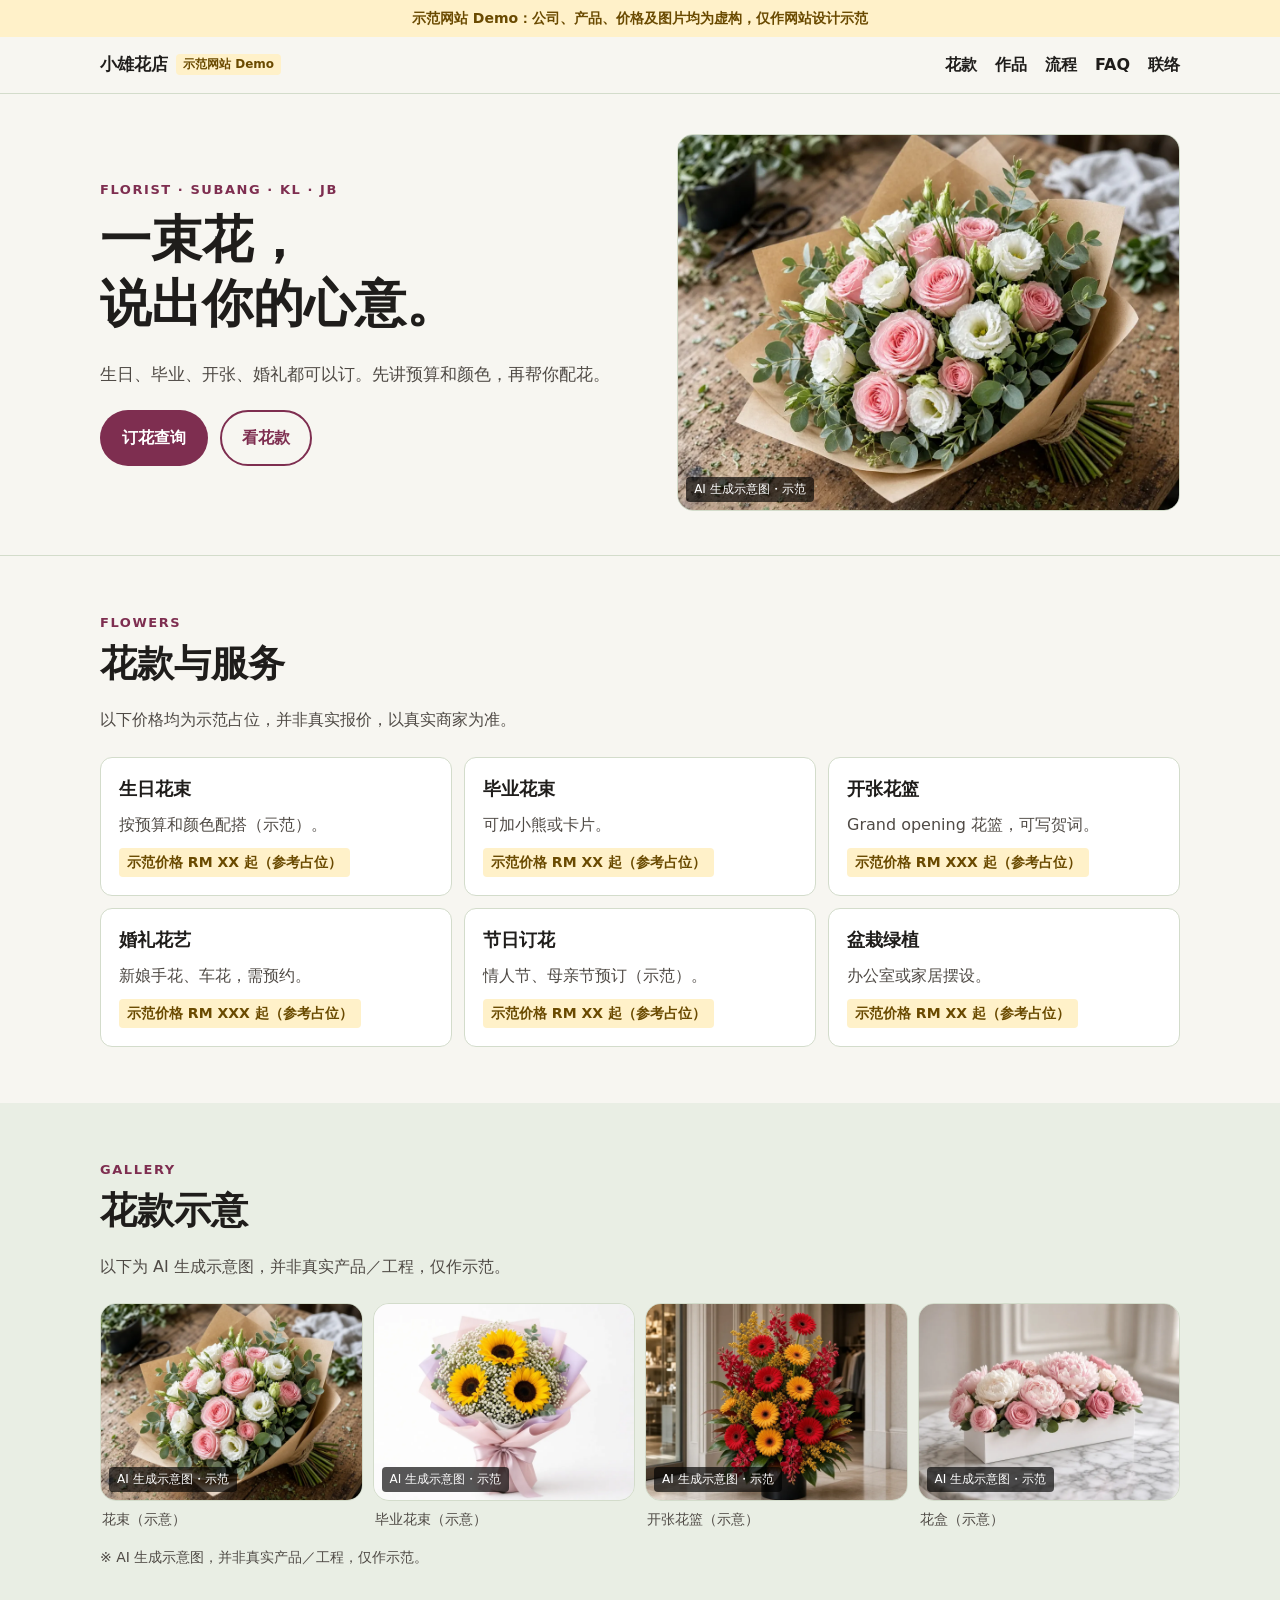
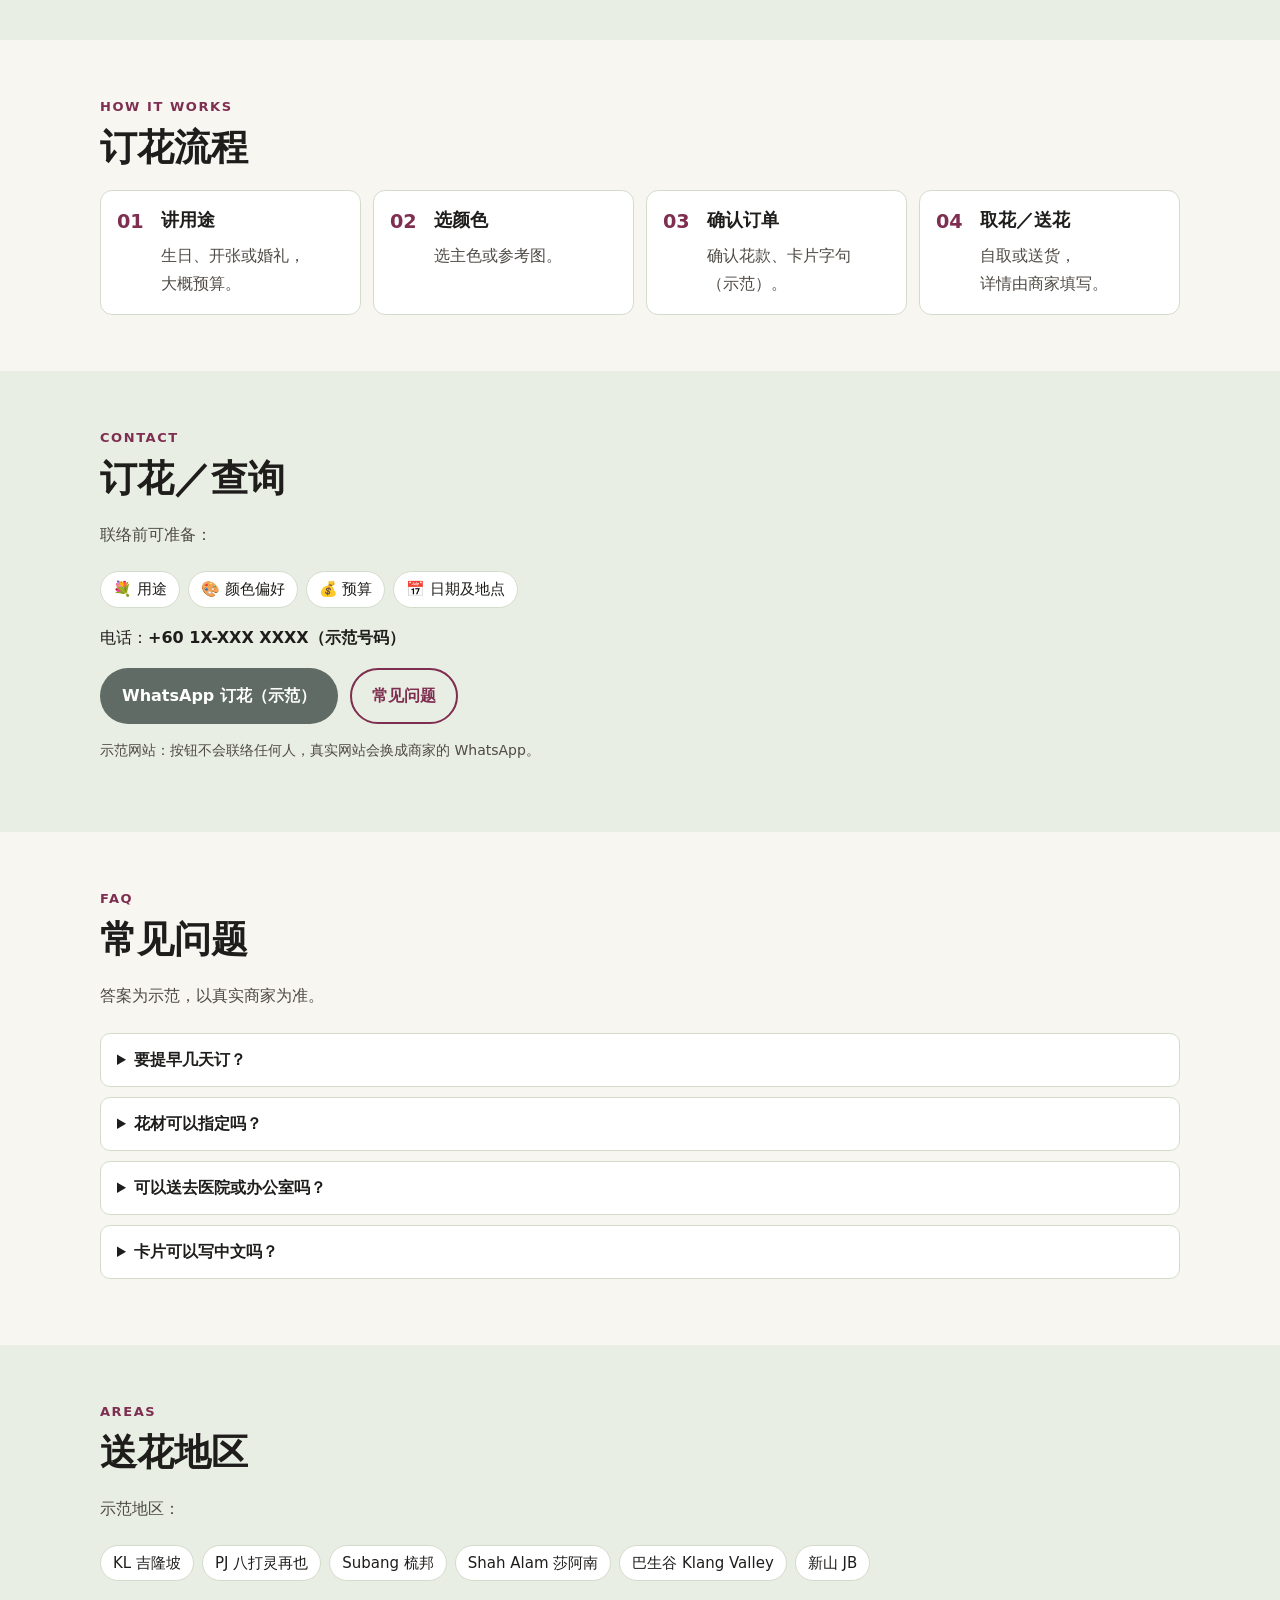
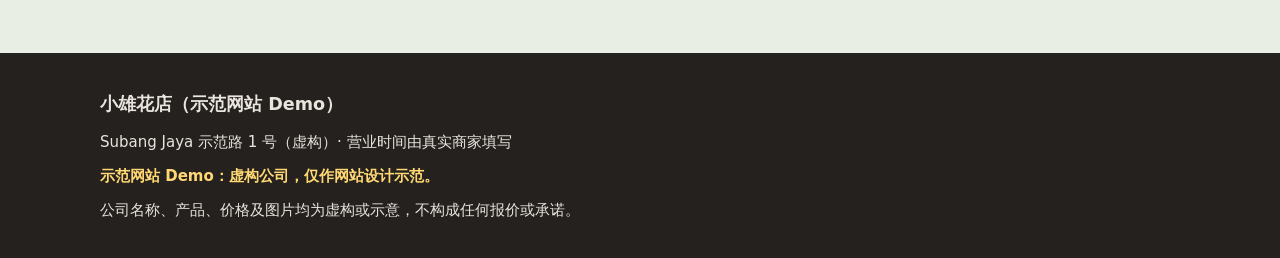
<file: florist-my/index.html>
<!DOCTYPE html>
<html lang="zh-Hans-MY">
<head>
<meta charset="utf-8">
<meta name="format-detection" content="telephone=no">
<meta name="viewport" content="width=device-width,initial-scale=1,viewport-fit=cover">
<title>小雄花店｜花束、开张花篮、婚礼及节日花艺（示范网站 Demo）</title>
<meta name="description" content="小雄花店（示范网站，虚构公司）：花束、开张花篮、婚礼花艺及节日订花，服务巴生谷 Klang Valley 及新山 JB。">
<meta name="theme-color" content="#7E2E50">
<link rel="canonical" href="https://limaking1028.github.io/demo-sites/florist-my/">
<meta property="og:type" content="website">
<meta property="og:site_name" content="小雄花店（示范）">
<meta property="og:title" content="小雄花店｜花束、开张花篮、婚礼及节日花艺（示范网站）">
<meta property="og:description" content="花束、开张花篮、婚礼花艺及节日订花。示范网站，公司为虚构。">
<meta property="og:image" content="https://limaking1028.github.io/demo-sites/florist-my/assets/og.jpg">
<meta property="og:url" content="https://limaking1028.github.io/demo-sites/florist-my/">
<meta property="og:locale" content="zh_MY">
<meta name="twitter:card" content="summary_large_image">
<link rel="icon" href="data:image/svg+xml,%3Csvg xmlns='http://www.w3.org/2000/svg' viewBox='0 0 32 32'%3E%3Crect width='32' height='32' rx='8' fill='%237E2E50'/%3E%3C/svg%3E">
<script type="application/ld+json">{"@context": "https://schema.org", "@type": "Florist", "name": "小雄花店（示范）", "alternateName": "Xiao Xiong Florist (Demo)", "description": "花束、开张花篮、婚礼花艺及节日订花（示范网站，公司为虚构）", "address": {"@type": "PostalAddress", "streetAddress": "示范路 1 号（虚构）", "addressLocality": "Subang Jaya", "addressRegion": "Selangor", "addressCountry": "MY"}, "areaServed": [{"@type": "City", "name": "Kuala Lumpur"}, {"@type": "City", "name": "Petaling Jaya"}, {"@type": "City", "name": "Subang Jaya"}, {"@type": "City", "name": "Shah Alam"}, {"@type": "City", "name": "Johor Bahru"}], "hasOfferCatalog": {"@type": "OfferCatalog", "name": "花款与服务", "itemListElement": [{"@type": "Offer", "itemOffered": {"@type": "Service", "name": "生日花束"}}, {"@type": "Offer", "itemOffered": {"@type": "Service", "name": "毕业花束"}}, {"@type": "Offer", "itemOffered": {"@type": "Service", "name": "开张花篮"}}, {"@type": "Offer", "itemOffered": {"@type": "Service", "name": "婚礼花艺"}}, {"@type": "Offer", "itemOffered": {"@type": "Service", "name": "节日订花"}}, {"@type": "Offer", "itemOffered": {"@type": "Service", "name": "盆栽绿植"}}]}}</script>
<script type="application/ld+json">{"@context": "https://schema.org", "@type": "FAQPage", "mainEntity": [{"@type": "Question", "name": "要提早几天订？", "acceptedAnswer": {"@type": "Answer", "text": "示范：预订时间由真实商家填写。"}}, {"@type": "Question", "name": "花材可以指定吗？", "acceptedAnswer": {"@type": "Answer", "text": "示范：视乎当季供应，以商家确认为准。"}}, {"@type": "Question", "name": "可以送去医院或办公室吗？", "acceptedAnswer": {"@type": "Answer", "text": "示范：送货范围及收费由商家列明。"}}, {"@type": "Question", "name": "卡片可以写中文吗？", "acceptedAnswer": {"@type": "Answer", "text": "示范：卡片内容由客人提供。"}}]}</script>
<link rel="stylesheet" href="style.css">
</head>
<body>
<div class="demo-bar">示范网站 Demo：公司、产品、价格及图片均为虚构，仅作网站设计示范</div>
<header class="top"><div class="wrap top-in"><a class="logo" href="#top">小雄花店<span class="demo-tag">示范网站 Demo</span></a><nav aria-label="页内导览"><a href="#services">花款</a><a href="#gallery">作品</a><a href="#process">流程</a><a href="#faq">FAQ</a><a href="#contact">联络</a></nav></div></header>
<section class="hero" id="top"><div class="wrap hero-grid"><div><p class="eyebrow">FLORIST · SUBANG · KL · JB</p>
<h1>一束花，<br>说出你的心意。</h1>
<p class="lead">生日、毕业、开张、婚礼都可以订。先讲预算和颜色，再帮你配花。</p>
<div class="cta-row"><a class="btn primary" href="#contact">订花查询</a><a class="btn ghost" href="#services">看花款</a></div></div>
<figure class="fig"><picture><source type="image/webp" srcset="assets/hero.webp"><img src="assets/hero.jpg" width="1024" height="768" alt="粉色玫瑰花束（AI 生成示意图・示范）" fetchpriority="high" decoding="async"></picture><span class="lbl">AI 生成示意图・示范</span></figure></div></section>
<main>
<section id="services" class="sec"><div class="wrap"><p class="eyebrow">FLOWERS</p><h2>花款与服务</h2><p class="sec-lead">以下价格均为示范占位，并非真实报价，以真实商家为准。</p><ul class="svc"><li><h3>生日花束</h3><p>按预算和颜色配搭（示范）。</p><span class="price-ph">示范价格 RM XX 起（参考占位）</span></li><li><h3>毕业花束</h3><p>可加小熊或卡片。</p><span class="price-ph">示范价格 RM XX 起（参考占位）</span></li><li><h3>开张花篮</h3><p>Grand opening 花篮，可写贺词。</p><span class="price-ph">示范价格 RM XXX 起（参考占位）</span></li><li><h3>婚礼花艺</h3><p>新娘手花、车花，需预约。</p><span class="price-ph">示范价格 RM XXX 起（参考占位）</span></li><li><h3>节日订花</h3><p>情人节、母亲节预订（示范）。</p><span class="price-ph">示范价格 RM XX 起（参考占位）</span></li><li><h3>盆栽绿植</h3><p>办公室或家居摆设。</p><span class="price-ph">示范价格 RM XX 起（参考占位）</span></li></ul></div></section>
<section id="gallery" class="sec alt"><div class="wrap"><p class="eyebrow">GALLERY</p><h2>花款示意</h2><p class="sec-lead">以下为 AI 生成示意图，并非真实产品／工程，仅作示范。</p><div class="gal"><div><figure class="fig"><picture><source type="image/webp" srcset="assets/hero.webp"><img src="assets/hero.jpg" width="1024" height="768" alt="粉色玫瑰花束（AI 生成示意图・示范）" loading="lazy" decoding="async"></picture><span class="lbl">AI 生成示意图・示范</span></figure><figcaption>花束（示意）</figcaption></div><div><figure class="fig"><picture><source type="image/webp" srcset="assets/grad.webp"><img src="assets/grad.jpg" width="1024" height="768" alt="向日葵毕业花束（AI 生成示意图・示范）" loading="lazy" decoding="async"></picture><span class="lbl">AI 生成示意图・示范</span></figure><figcaption>毕业花束（示意）</figcaption></div><div><figure class="fig"><picture><source type="image/webp" srcset="assets/stand.webp"><img src="assets/stand.jpg" width="1024" height="768" alt="开张花篮（AI 生成示意图・示范）" loading="lazy" decoding="async"></picture><span class="lbl">AI 生成示意图・示范</span></figure><figcaption>开张花篮（示意）</figcaption></div><div><figure class="fig"><picture><source type="image/webp" srcset="assets/box.webp"><img src="assets/box.jpg" width="1024" height="768" alt="花盒（AI 生成示意图・示范）" loading="lazy" decoding="async"></picture><span class="lbl">AI 生成示意图・示范</span></figure><figcaption>花盒（示意）</figcaption></div></div><p class="fine">※ AI 生成示意图，并非真实产品／工程，仅作示范。</p></div></section>
<section id="process" class="sec"><div class="wrap"><p class="eyebrow">HOW IT WORKS</p><h2>订花流程</h2><ol class="steps"><li><h3>讲用途</h3><p>生日、开张或婚礼，大概预算。</p></li><li><h3>选颜色</h3><p>选主色或参考图。</p></li><li><h3>确认订单</h3><p>确认花款、卡片字句（示范）。</p></li><li><h3>取花／送花</h3><p>自取或送货，详情由商家填写。</p></li></ol></div></section>
<section id="contact" class="sec alt"><div class="wrap"><p class="eyebrow">CONTACT</p><h2>订花／查询</h2><p class="sec-lead">联络前可准备：</p><ul class="chips"><li>💐 用途</li><li>🎨 颜色偏好</li><li>💰 预算</li><li>📅 日期及地点</li></ul>
<p>电话：<span class="demo-phone">+60 1X-XXX XXXX（示范号码）</span></p>
<div class="cta-row"><a class="btn wa-demo" href="#contact" aria-disabled="true" title="示范按钮，不会打开 WhatsApp">WhatsApp 订花（示范）</a><a class="btn ghost" href="#faq">常见问题</a></div>
<p class="fine">示范网站：按钮不会联络任何人，真实网站会换成商家的 WhatsApp。</p></div></section>
<section id="faq" class="sec"><div class="wrap"><p class="eyebrow">FAQ</p><h2>常见问题</h2><p class="sec-lead">答案为示范，以真实商家为准。</p><details><summary>要提早几天订？</summary><p>示范：预订时间由真实商家填写。</p></details><details><summary>花材可以指定吗？</summary><p>示范：视乎当季供应，以商家确认为准。</p></details><details><summary>可以送去医院或办公室吗？</summary><p>示范：送货范围及收费由商家列明。</p></details><details><summary>卡片可以写中文吗？</summary><p>示范：卡片内容由客人提供。</p></details></div></section>
<section id="areas" class="sec alt"><div class="wrap"><p class="eyebrow">AREAS</p><h2>送花地区</h2><p class="sec-lead">示范地区：</p><ul class="chips"><li>KL 吉隆坡</li><li>PJ 八打灵再也</li><li>Subang 梳邦</li><li>Shah Alam 莎阿南</li><li>巴生谷 Klang Valley</li><li>新山 JB</li></ul></div></section>
</main>
<footer><div class="wrap"><p class="f-name">小雄花店（示范网站 Demo）</p><p>Subang Jaya 示范路 1 号（虚构）· 营业时间由真实商家填写</p><p class="f-demo">示范网站 Demo：虚构公司，仅作网站设计示范。</p><p>公司名称、产品、价格及图片均为虚构或示意，不构成任何报价或承诺。</p></div></footer>
<div class="mbar" role="navigation" aria-label="快速联络"><a class="m1" href="#services">看花款</a><a class="m2" href="#contact">WhatsApp 订花（示范）</a></div>
</body></html>
</file>
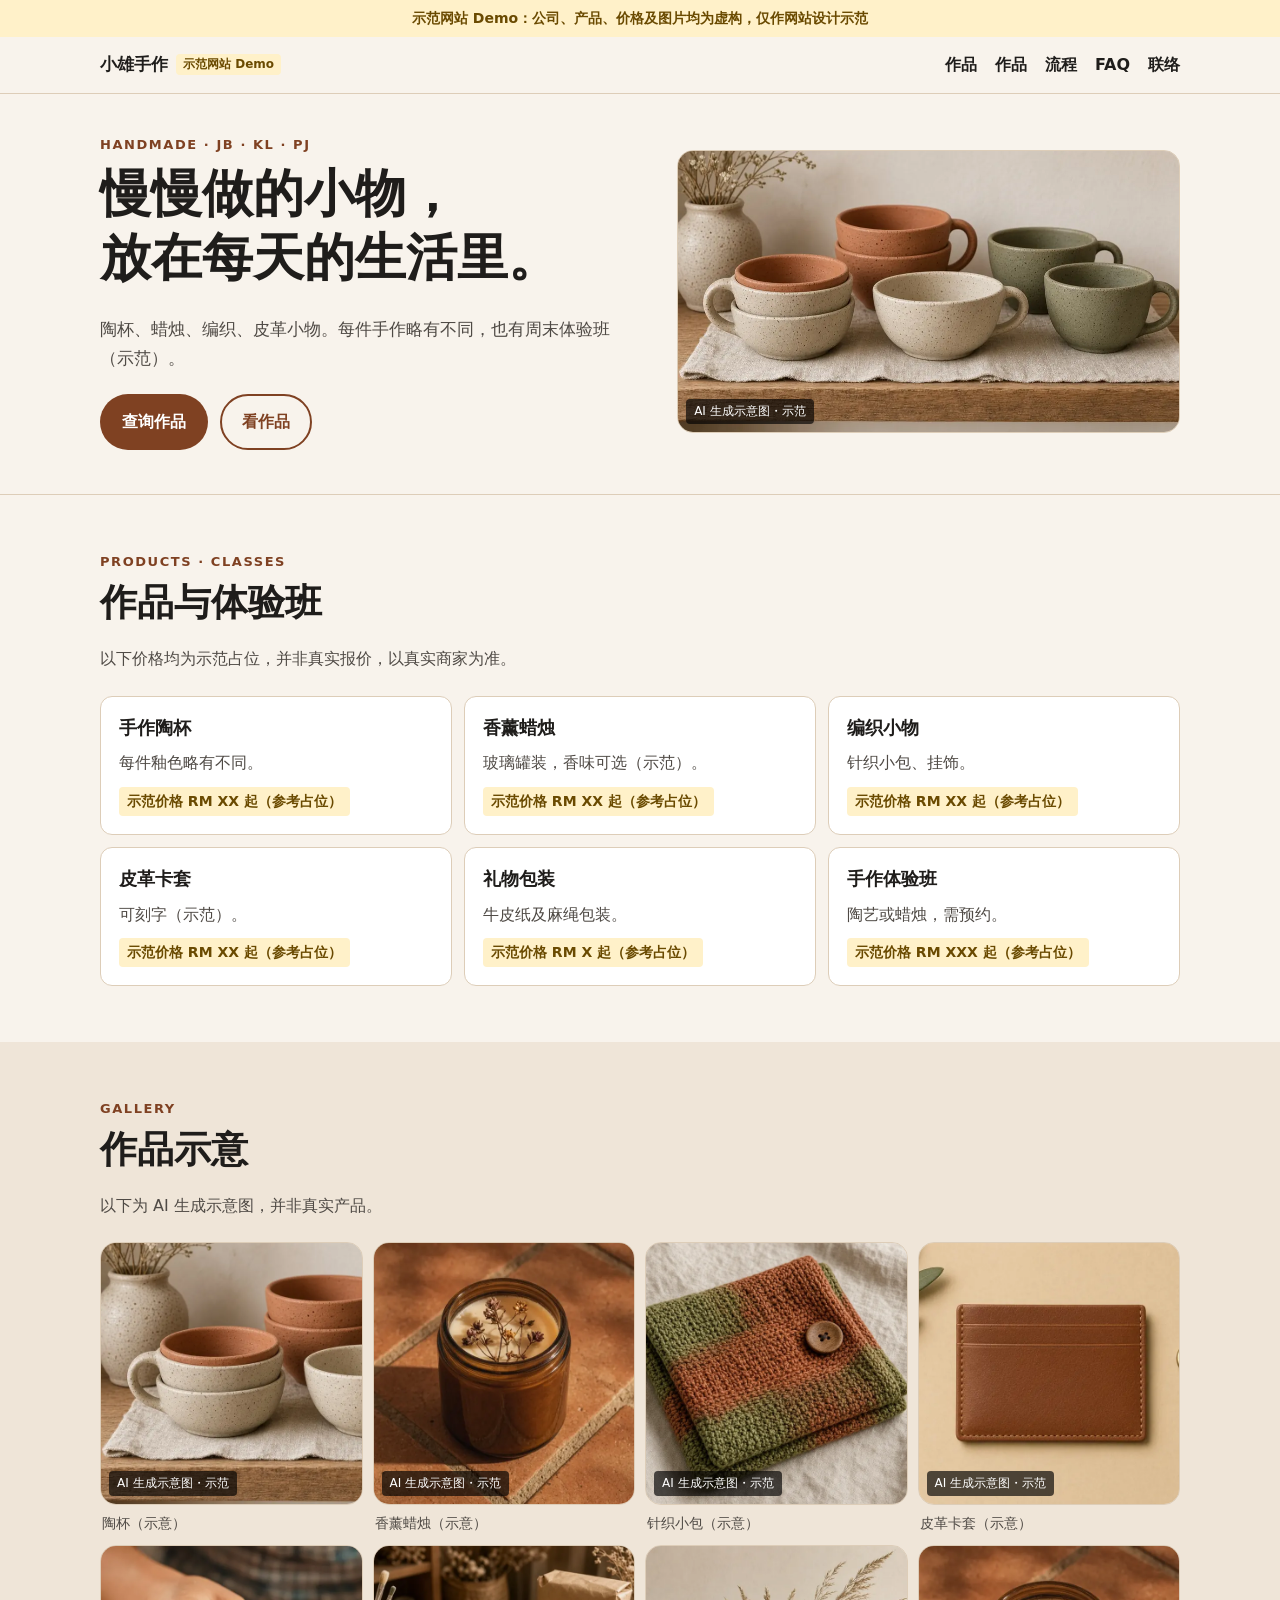
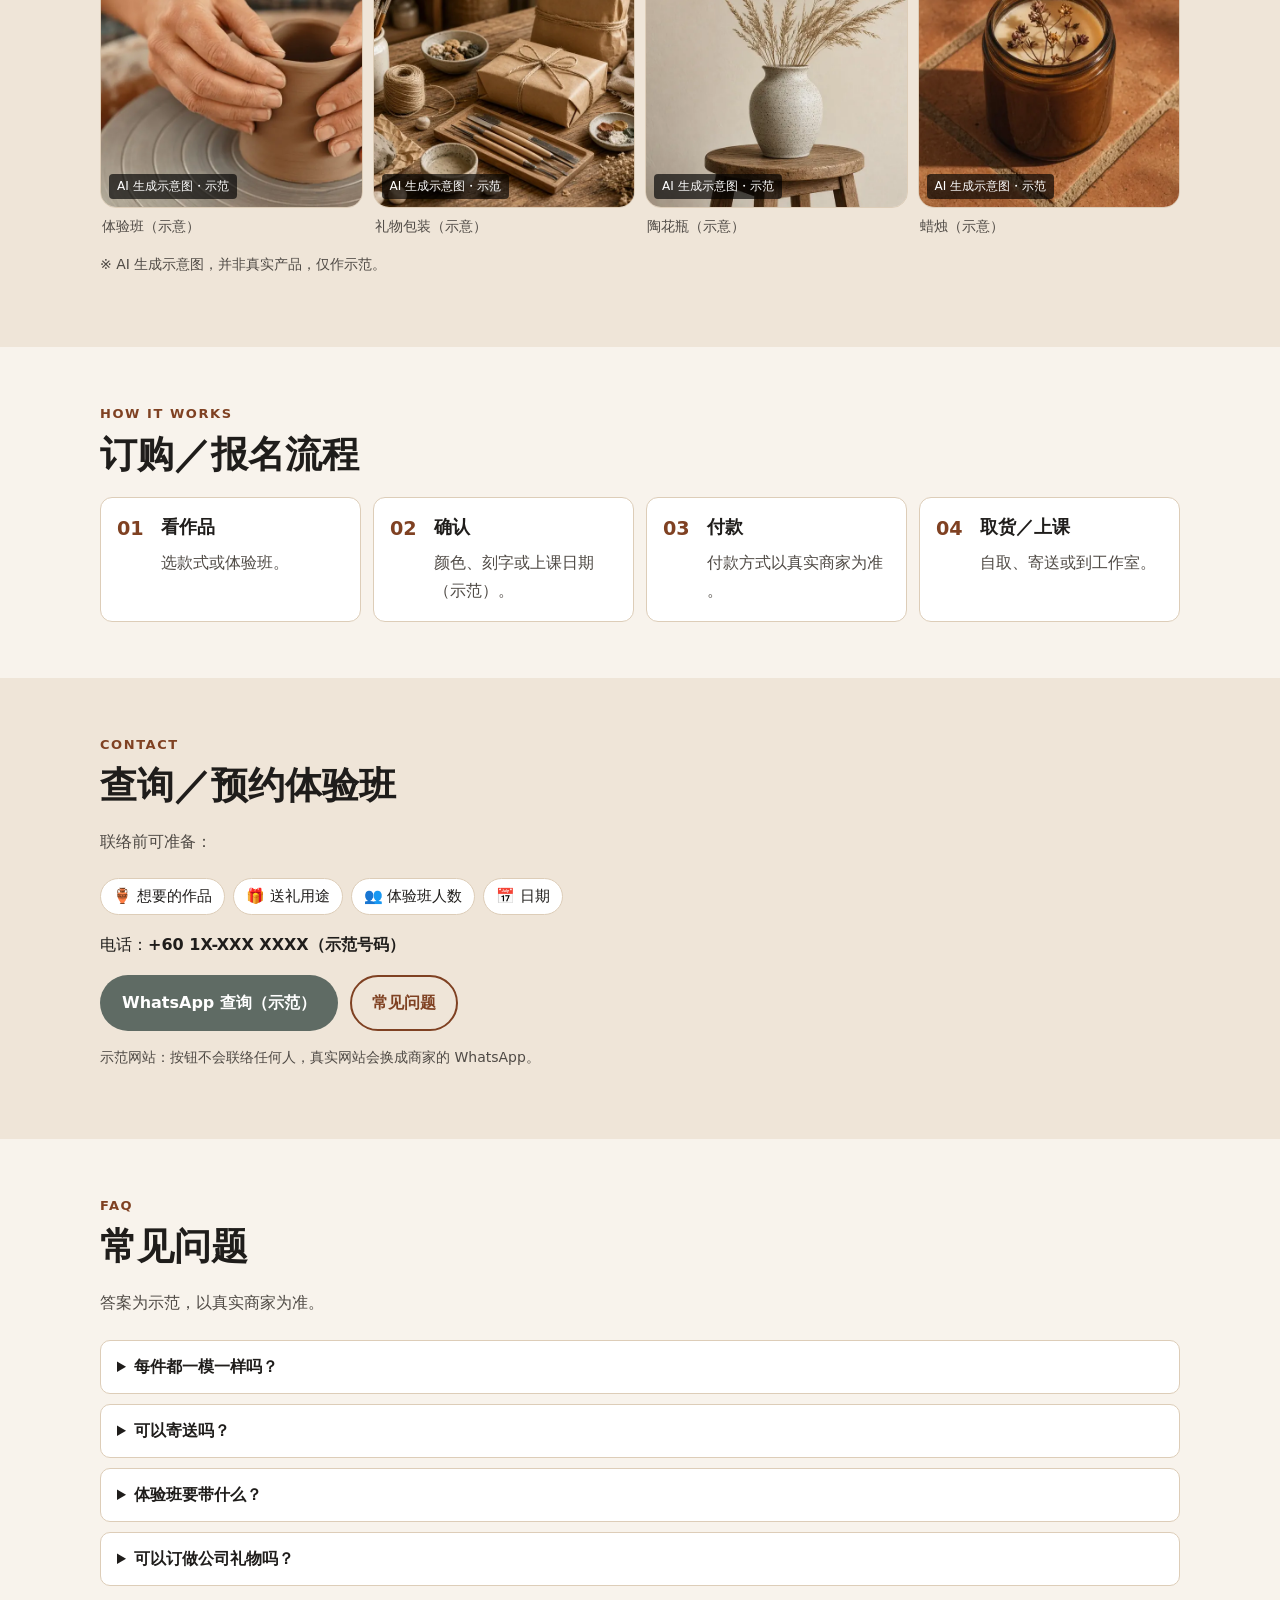
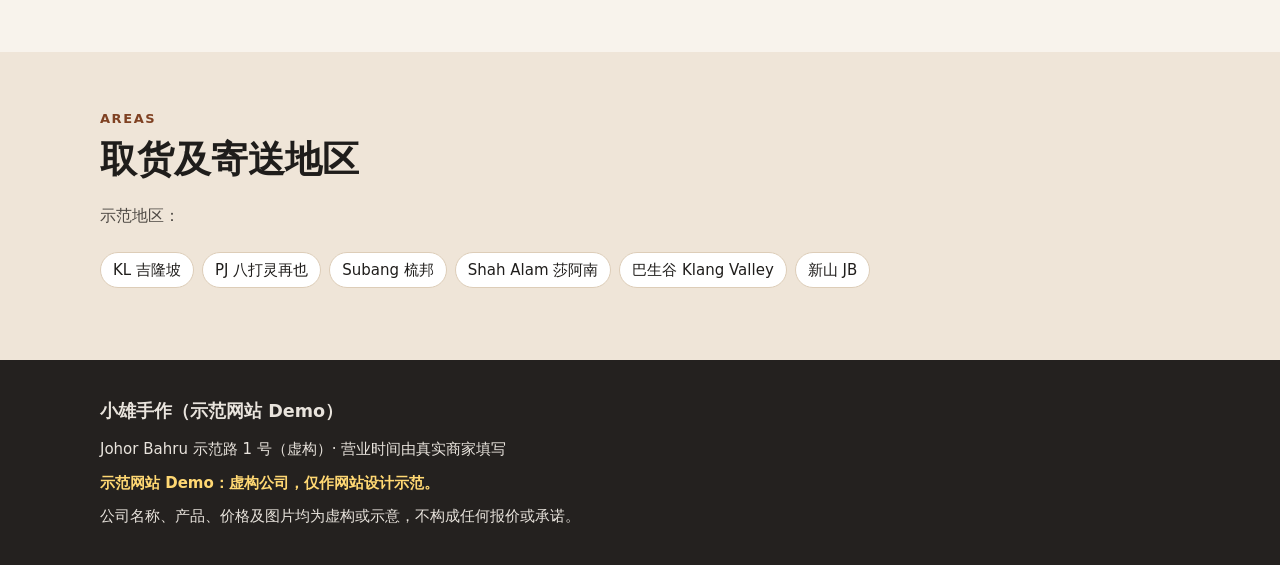
<file: handmade-my/index.html>
<!DOCTYPE html>
<html lang="zh-Hans-MY">
<head>
<meta charset="utf-8">
<meta name="format-detection" content="telephone=no">
<meta name="viewport" content="width=device-width,initial-scale=1,viewport-fit=cover">
<title>小雄手作｜手作陶器、香薰蜡烛、编织及皮革小物（示范网站 Demo）</title>
<meta name="description" content="小雄手作（示范网站，虚构公司）：手作陶器、香薰蜡烛、编织及皮革小物，另有手作体验班，服务巴生谷 Klang Valley 及新山 JB。">
<meta name="theme-color" content="#7F4122">
<link rel="canonical" href="https://limaking1028.github.io/demo-sites/handmade-my/">
<meta property="og:type" content="website">
<meta property="og:site_name" content="小雄手作（示范）">
<meta property="og:title" content="小雄手作｜手作陶器、香薰蜡烛、编织及皮革小物（示范网站）">
<meta property="og:description" content="手作陶器、香薰蜡烛、编织及皮革小物，另有手作体验班。示范网站，公司为虚构。">
<meta property="og:image" content="https://limaking1028.github.io/demo-sites/handmade-my/assets/og.jpg">
<meta property="og:url" content="https://limaking1028.github.io/demo-sites/handmade-my/">
<meta property="og:locale" content="zh_MY">
<meta name="twitter:card" content="summary_large_image">
<link rel="icon" href="data:image/svg+xml,%3Csvg xmlns='http://www.w3.org/2000/svg' viewBox='0 0 32 32'%3E%3Crect width='32' height='32' rx='8' fill='%237F4122'/%3E%3C/svg%3E">
<script type="application/ld+json">{"@context": "https://schema.org", "@type": "Store", "name": "小雄手作（示范）", "alternateName": "Xiao Xiong Handmade (Demo)", "description": "手作陶器、香薰蜡烛、编织及皮革小物，另有手作体验班（示范网站，公司为虚构）", "address": {"@type": "PostalAddress", "streetAddress": "示范路 1 号（虚构）", "addressLocality": "Johor Bahru", "addressRegion": "Johor", "addressCountry": "MY"}, "areaServed": [{"@type": "City", "name": "Kuala Lumpur"}, {"@type": "City", "name": "Petaling Jaya"}, {"@type": "City", "name": "Subang Jaya"}, {"@type": "City", "name": "Shah Alam"}, {"@type": "City", "name": "Johor Bahru"}], "hasOfferCatalog": {"@type": "OfferCatalog", "name": "作品与体验班", "itemListElement": [{"@type": "Offer", "itemOffered": {"@type": "Service", "name": "手作陶杯"}}, {"@type": "Offer", "itemOffered": {"@type": "Service", "name": "香薰蜡烛"}}, {"@type": "Offer", "itemOffered": {"@type": "Service", "name": "编织小物"}}, {"@type": "Offer", "itemOffered": {"@type": "Service", "name": "皮革卡套"}}, {"@type": "Offer", "itemOffered": {"@type": "Service", "name": "礼物包装"}}, {"@type": "Offer", "itemOffered": {"@type": "Service", "name": "手作体验班"}}]}}</script>
<script type="application/ld+json">{"@context": "https://schema.org", "@type": "FAQPage", "mainEntity": [{"@type": "Question", "name": "每件都一模一样吗？", "acceptedAnswer": {"@type": "Answer", "text": "手作每件会略有不同（示范）。"}}, {"@type": "Question", "name": "可以寄送吗？", "acceptedAnswer": {"@type": "Answer", "text": "示范：寄送范围及收费由商家列明。"}}, {"@type": "Question", "name": "体验班要带什么？", "acceptedAnswer": {"@type": "Answer", "text": "示范：材料由工作室准备，以商家说明为准。"}}, {"@type": "Question", "name": "可以订做公司礼物吗？", "acceptedAnswer": {"@type": "Answer", "text": "示范：数量和时间请先查询。"}}]}</script>
<link rel="stylesheet" href="style.css">
</head>
<body>
<div class="demo-bar">示范网站 Demo：公司、产品、价格及图片均为虚构，仅作网站设计示范</div>
<header class="top"><div class="wrap top-in"><a class="logo" href="#top">小雄手作<span class="demo-tag">示范网站 Demo</span></a><nav aria-label="页内导览"><a href="#services">作品</a><a href="#gallery">作品</a><a href="#process">流程</a><a href="#faq">FAQ</a><a href="#contact">联络</a></nav></div></header>
<section class="hero" id="top"><div class="wrap hero-grid"><div><p class="eyebrow">HANDMADE · JB · KL · PJ</p>
<h1>慢慢做的小物，<br>放在每天的生活里。</h1>
<p class="lead">陶杯、蜡烛、编织、皮革小物。每件手作略有不同，也有周末体验班（示范）。</p>
<div class="cta-row"><a class="btn primary" href="#contact">查询作品</a><a class="btn ghost" href="#services">看作品</a></div></div>
<figure class="fig"><picture><source type="image/webp" srcset="assets/hero.webp"><img src="assets/hero.jpg" width="1000" height="562" alt="木桌上的陶杯碗及干花花瓶（AI 生成示意图・示范）" fetchpriority="high" decoding="async"></picture><span class="lbl">AI 生成示意图・示范</span></figure></div></section>
<main>
<section id="services" class="sec"><div class="wrap"><p class="eyebrow">PRODUCTS · CLASSES</p><h2>作品与体验班</h2><p class="sec-lead">以下价格均为示范占位，并非真实报价，以真实商家为准。</p><ul class="svc"><li><h3>手作陶杯</h3><p>每件釉色略有不同。</p><span class="price-ph">示范价格 RM XX 起（参考占位）</span></li><li><h3>香薰蜡烛</h3><p>玻璃罐装，香味可选（示范）。</p><span class="price-ph">示范价格 RM XX 起（参考占位）</span></li><li><h3>编织小物</h3><p>针织小包、挂饰。</p><span class="price-ph">示范价格 RM XX 起（参考占位）</span></li><li><h3>皮革卡套</h3><p>可刻字（示范）。</p><span class="price-ph">示范价格 RM XX 起（参考占位）</span></li><li><h3>礼物包装</h3><p>牛皮纸及麻绳包装。</p><span class="price-ph">示范价格 RM X 起（参考占位）</span></li><li><h3>手作体验班</h3><p>陶艺或蜡烛，需预约。</p><span class="price-ph">示范价格 RM XXX 起（参考占位）</span></li></ul></div></section>
<section id="gallery" class="sec alt"><div class="wrap"><p class="eyebrow">GALLERY</p><h2>作品示意</h2><p class="sec-lead">以下为 AI 生成示意图，并非真实产品。</p><div class="gal"><div><figure class="fig"><picture><source type="image/webp" srcset="assets/ceramic-a.webp"><img src="assets/ceramic-a.jpg" width="600" height="600" alt="手作陶杯与碗（AI 生成示意图・示范）" loading="lazy" decoding="async"></picture><span class="lbl">AI 生成示意图・示范</span></figure><figcaption>陶杯（示意）</figcaption></div><div><figure class="fig"><picture><source type="image/webp" srcset="assets/candle-a.webp"><img src="assets/candle-a.jpg" width="600" height="600" alt="玻璃罐香薰蜡烛（AI 生成示意图・示范）" loading="lazy" decoding="async"></picture><span class="lbl">AI 生成示意图・示范</span></figure><figcaption>香薰蜡烛（示意）</figcaption></div><div><figure class="fig"><picture><source type="image/webp" srcset="assets/hm-knit.webp"><img src="assets/hm-knit.jpg" width="600" height="600" alt="针织小包（AI 生成示意图・示范）" loading="lazy" decoding="async"></picture><span class="lbl">AI 生成示意图・示范</span></figure><figcaption>针织小包（示意）</figcaption></div><div><figure class="fig"><picture><source type="image/webp" srcset="assets/leather-a.webp"><img src="assets/leather-a.jpg" width="600" height="600" alt="皮革卡片套（AI 生成示意图・示范）" loading="lazy" decoding="async"></picture><span class="lbl">AI 生成示意图・示范</span></figure><figcaption>皮革卡套（示意）</figcaption></div><div><figure class="fig"><picture><source type="image/webp" srcset="assets/workshop-a.webp"><img src="assets/workshop-a.jpg" width="600" height="600" alt="双手在陶轮上捏陶（AI 生成示意图・示范）" loading="lazy" decoding="async"></picture><span class="lbl">AI 生成示意图・示范</span></figure><figcaption>体验班（示意）</figcaption></div><div><figure class="fig"><picture><source type="image/webp" srcset="assets/hm-packing.webp"><img src="assets/hm-packing.jpg" width="600" height="600" alt="牛皮纸包装及手作工具（AI 生成示意图・示范）" loading="lazy" decoding="async"></picture><span class="lbl">AI 生成示意图・示范</span></figure><figcaption>礼物包装（示意）</figcaption></div><div><figure class="fig"><picture><source type="image/webp" srcset="assets/hm-vase.webp"><img src="assets/hm-vase.jpg" width="600" height="600" alt="陶花瓶插干草（AI 生成示意图・示范）" loading="lazy" decoding="async"></picture><span class="lbl">AI 生成示意图・示范</span></figure><figcaption>陶花瓶（示意）</figcaption></div><div><figure class="fig"><picture><source type="image/webp" srcset="assets/candle-a.webp"><img src="assets/candle-a.jpg" width="600" height="600" alt="蜡烛特写（AI 生成示意图・示范）" loading="lazy" decoding="async"></picture><span class="lbl">AI 生成示意图・示范</span></figure><figcaption>蜡烛（示意）</figcaption></div></div><p class="fine">※ AI 生成示意图，并非真实产品，仅作示范。</p></div></section>
<section id="process" class="sec"><div class="wrap"><p class="eyebrow">HOW IT WORKS</p><h2>订购／报名流程</h2><ol class="steps"><li><h3>看作品</h3><p>选款式或体验班。</p></li><li><h3>确认</h3><p>颜色、刻字或上课日期（示范）。</p></li><li><h3>付款</h3><p>付款方式以真实商家为准。</p></li><li><h3>取货／上课</h3><p>自取、寄送或到工作室。</p></li></ol></div></section>
<section id="contact" class="sec alt"><div class="wrap"><p class="eyebrow">CONTACT</p><h2>查询／预约体验班</h2><p class="sec-lead">联络前可准备：</p><ul class="chips"><li>🏺 想要的作品</li><li>🎁 送礼用途</li><li>👥 体验班人数</li><li>📅 日期</li></ul>
<p>电话：<span class="demo-phone">+60 1X-XXX XXXX（示范号码）</span></p>
<div class="cta-row"><a class="btn wa-demo" href="#contact" aria-disabled="true" title="示范按钮，不会打开 WhatsApp">WhatsApp 查询（示范）</a><a class="btn ghost" href="#faq">常见问题</a></div>
<p class="fine">示范网站：按钮不会联络任何人，真实网站会换成商家的 WhatsApp。</p></div></section>
<section id="faq" class="sec"><div class="wrap"><p class="eyebrow">FAQ</p><h2>常见问题</h2><p class="sec-lead">答案为示范，以真实商家为准。</p><details><summary>每件都一模一样吗？</summary><p>手作每件会略有不同（示范）。</p></details><details><summary>可以寄送吗？</summary><p>示范：寄送范围及收费由商家列明。</p></details><details><summary>体验班要带什么？</summary><p>示范：材料由工作室准备，以商家说明为准。</p></details><details><summary>可以订做公司礼物吗？</summary><p>示范：数量和时间请先查询。</p></details></div></section>
<section id="areas" class="sec alt"><div class="wrap"><p class="eyebrow">AREAS</p><h2>取货及寄送地区</h2><p class="sec-lead">示范地区：</p><ul class="chips"><li>KL 吉隆坡</li><li>PJ 八打灵再也</li><li>Subang 梳邦</li><li>Shah Alam 莎阿南</li><li>巴生谷 Klang Valley</li><li>新山 JB</li></ul></div></section>
</main>
<footer><div class="wrap"><p class="f-name">小雄手作（示范网站 Demo）</p><p>Johor Bahru 示范路 1 号（虚构）· 营业时间由真实商家填写</p><p class="f-demo">示范网站 Demo：虚构公司，仅作网站设计示范。</p><p>公司名称、产品、价格及图片均为虚构或示意，不构成任何报价或承诺。</p></div></footer>
<div class="mbar" role="navigation" aria-label="快速联络"><a class="m1" href="#services">看作品</a><a class="m2" href="#contact">WhatsApp 查询（示范）</a></div>
</body></html>
</file>
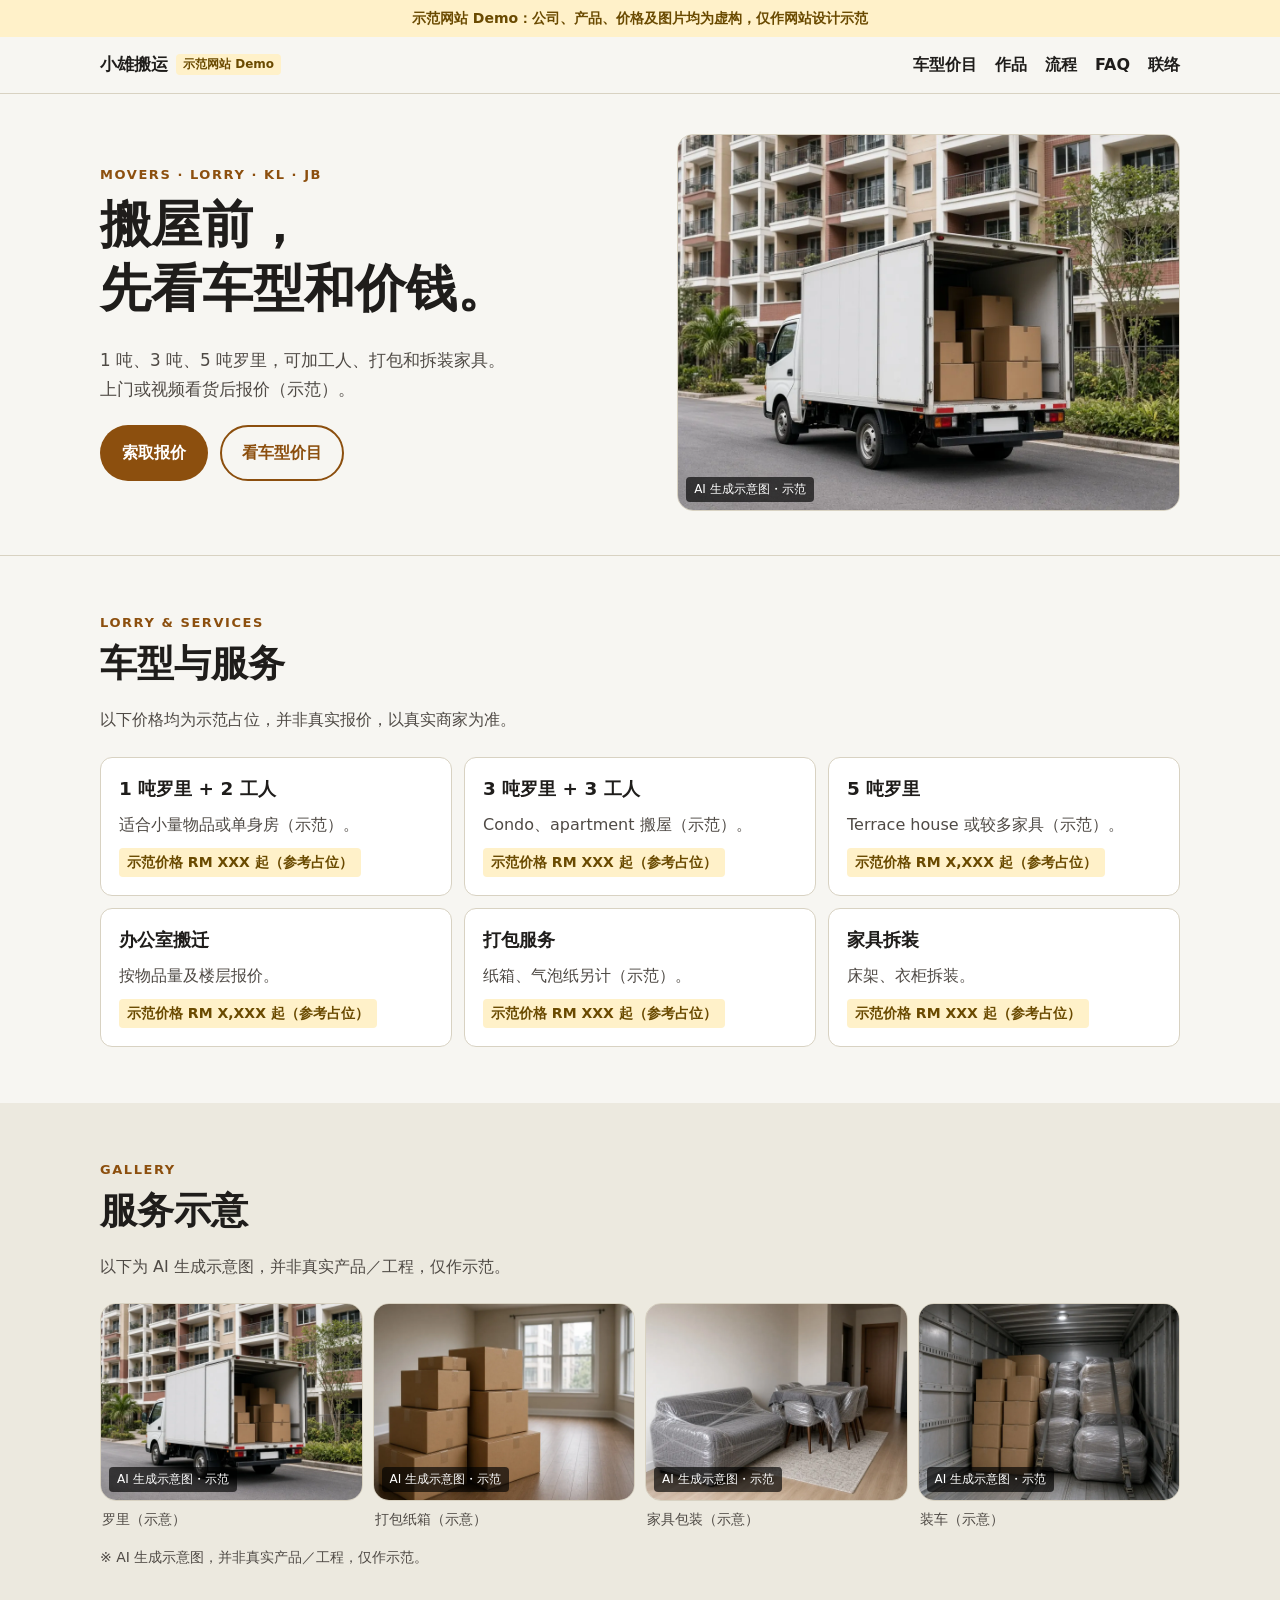
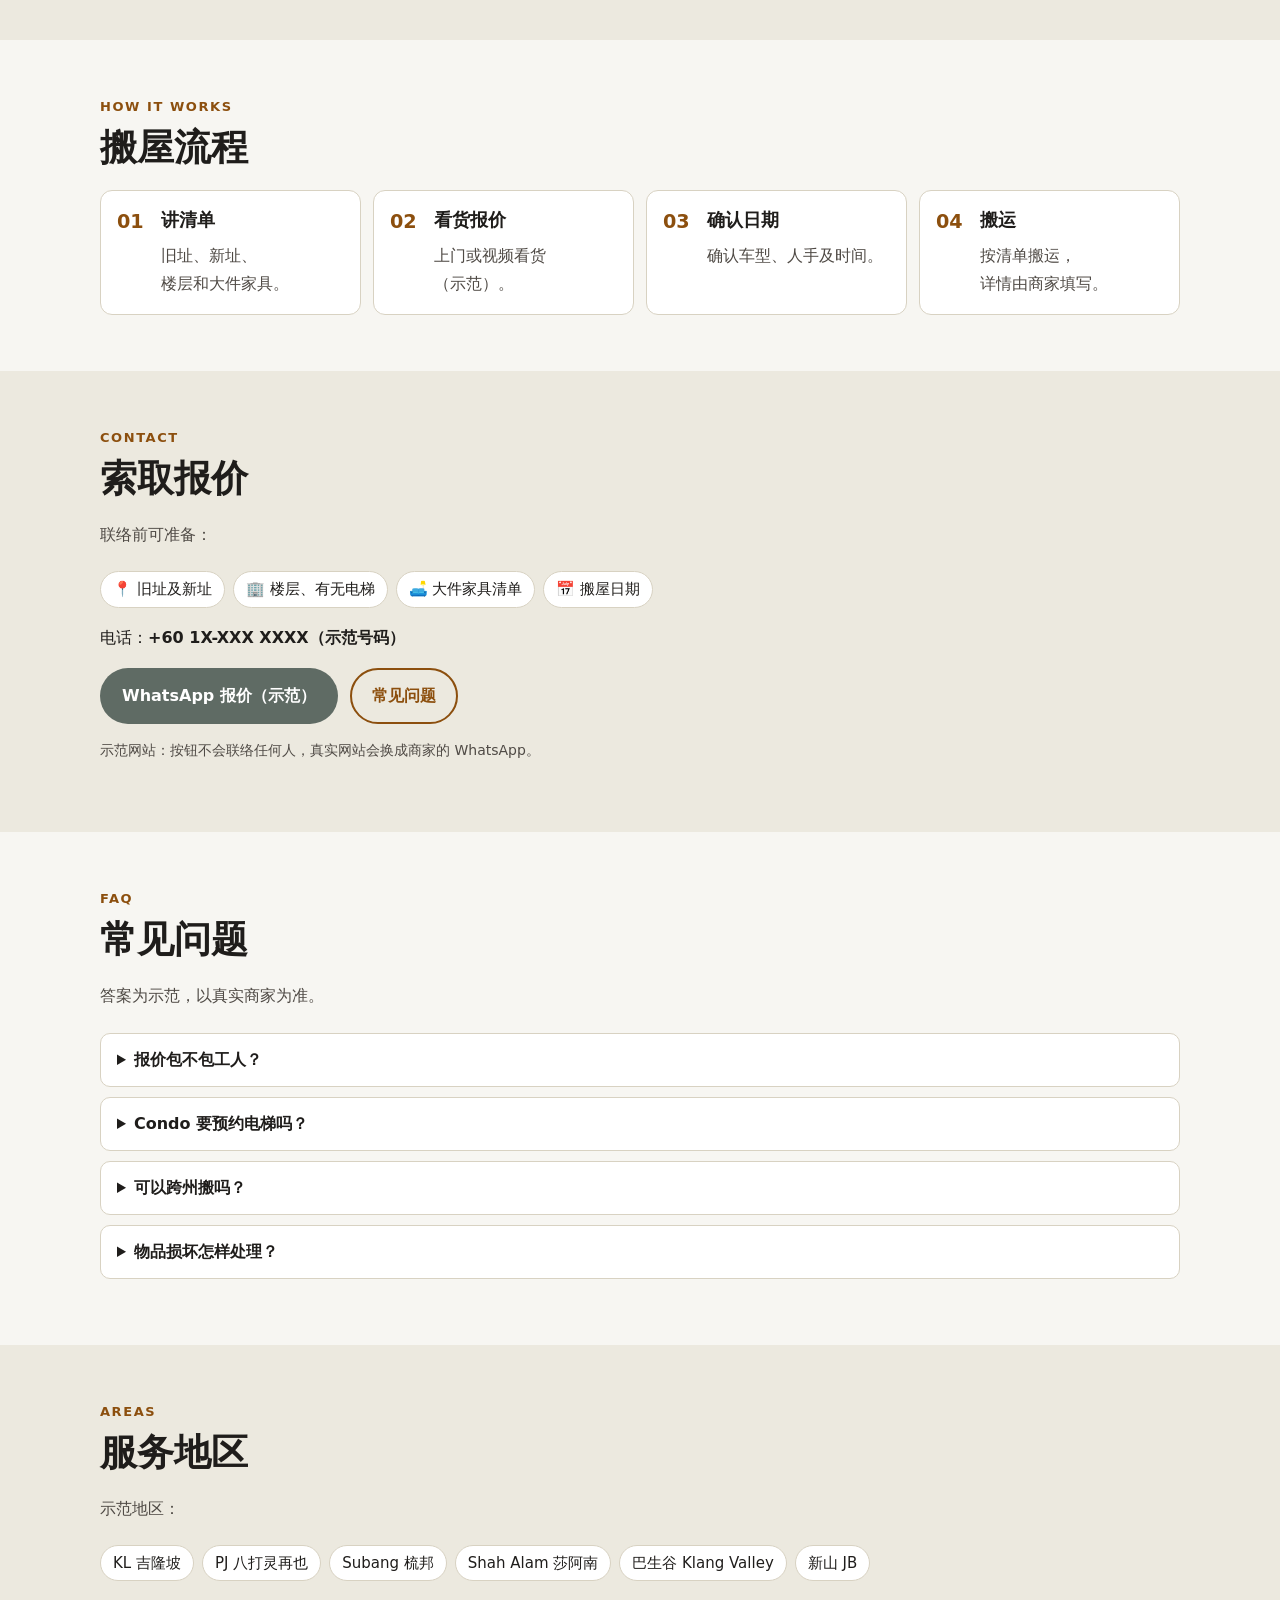
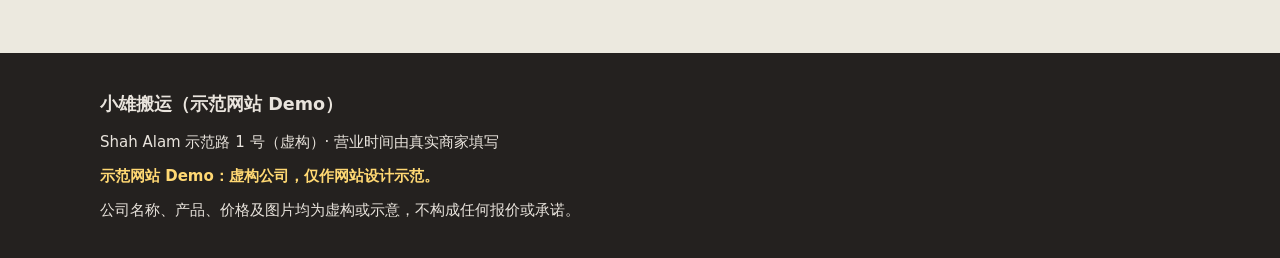
<file: moving-my/index.html>
<!DOCTYPE html>
<html lang="zh-Hans-MY">
<head>
<meta charset="utf-8">
<meta name="format-detection" content="telephone=no">
<meta name="viewport" content="width=device-width,initial-scale=1,viewport-fit=cover">
<title>小雄搬运｜搬屋、办公室搬迁、罗里出租及打包（示范网站 Demo）</title>
<meta name="description" content="小雄搬运（示范网站，虚构公司）：住家搬屋、办公室搬迁、罗里连工人出租、打包及家具拆装，服务巴生谷 Klang Valley 及新山 JB。">
<meta name="theme-color" content="#8C4F0E">
<link rel="canonical" href="https://limaking1028.github.io/demo-sites/moving-my/">
<meta property="og:type" content="website">
<meta property="og:site_name" content="小雄搬运（示范）">
<meta property="og:title" content="小雄搬运｜搬屋、办公室搬迁、罗里出租及打包（示范网站）">
<meta property="og:description" content="住家搬屋、办公室搬迁、罗里连工人出租、打包及家具拆装。示范网站，公司为虚构。">
<meta property="og:image" content="https://limaking1028.github.io/demo-sites/moving-my/assets/og.jpg">
<meta property="og:url" content="https://limaking1028.github.io/demo-sites/moving-my/">
<meta property="og:locale" content="zh_MY">
<meta name="twitter:card" content="summary_large_image">
<link rel="icon" href="data:image/svg+xml,%3Csvg xmlns='http://www.w3.org/2000/svg' viewBox='0 0 32 32'%3E%3Crect width='32' height='32' rx='8' fill='%238C4F0E'/%3E%3C/svg%3E">
<script type="application/ld+json">{"@context": "https://schema.org", "@type": "MovingCompany", "name": "小雄搬运（示范）", "alternateName": "Xiao Xiong Movers (Demo)", "description": "住家搬屋、办公室搬迁、罗里连工人出租、打包及家具拆装（示范网站，公司为虚构）", "address": {"@type": "PostalAddress", "streetAddress": "示范路 1 号（虚构）", "addressLocality": "Shah Alam", "addressRegion": "Selangor", "addressCountry": "MY"}, "areaServed": [{"@type": "City", "name": "Kuala Lumpur"}, {"@type": "City", "name": "Petaling Jaya"}, {"@type": "City", "name": "Subang Jaya"}, {"@type": "City", "name": "Shah Alam"}, {"@type": "City", "name": "Johor Bahru"}], "hasOfferCatalog": {"@type": "OfferCatalog", "name": "车型与服务", "itemListElement": [{"@type": "Offer", "itemOffered": {"@type": "Service", "name": "1 吨罗里 + 2 工人"}}, {"@type": "Offer", "itemOffered": {"@type": "Service", "name": "3 吨罗里 + 3 工人"}}, {"@type": "Offer", "itemOffered": {"@type": "Service", "name": "5 吨罗里"}}, {"@type": "Offer", "itemOffered": {"@type": "Service", "name": "办公室搬迁"}}, {"@type": "Offer", "itemOffered": {"@type": "Service", "name": "打包服务"}}, {"@type": "Offer", "itemOffered": {"@type": "Service", "name": "家具拆装"}}]}}</script>
<script type="application/ld+json">{"@context": "https://schema.org", "@type": "FAQPage", "mainEntity": [{"@type": "Question", "name": "报价包不包工人？", "acceptedAnswer": {"@type": "Answer", "text": "示范：报价项目由真实商家逐项列明。"}}, {"@type": "Question", "name": "Condo 要预约电梯吗？", "acceptedAnswer": {"@type": "Answer", "text": "示范：一般需要向管理处申请，请先查询。"}}, {"@type": "Question", "name": "可以跨州搬吗？", "acceptedAnswer": {"@type": "Answer", "text": "示范：例如 KL 到 JB，以商家安排为准。"}}, {"@type": "Question", "name": "物品损坏怎样处理？", "acceptedAnswer": {"@type": "Answer", "text": "示范：处理方式以合约条款为准。"}}]}</script>
<link rel="stylesheet" href="style.css">
</head>
<body>
<div class="demo-bar">示范网站 Demo：公司、产品、价格及图片均为虚构，仅作网站设计示范</div>
<header class="top"><div class="wrap top-in"><a class="logo" href="#top">小雄搬运<span class="demo-tag">示范网站 Demo</span></a><nav aria-label="页内导览"><a href="#services">车型价目</a><a href="#gallery">作品</a><a href="#process">流程</a><a href="#faq">FAQ</a><a href="#contact">联络</a></nav></div></header>
<section class="hero" id="top"><div class="wrap hero-grid"><div><p class="eyebrow">MOVERS · LORRY · KL · JB</p>
<h1>搬屋前，<br>先看车型和价钱。</h1>
<p class="lead">1 吨、3 吨、5 吨罗里，可加工人、打包和拆装家具。上门或视频看货后报价（示范）。</p>
<div class="cta-row"><a class="btn primary" href="#contact">索取报价</a><a class="btn ghost" href="#services">看车型价目</a></div></div>
<figure class="fig"><picture><source type="image/webp" srcset="assets/hero.webp"><img src="assets/hero.jpg" width="1024" height="768" alt="停在公寓楼下的罗里（AI 生成示意图・示范）" fetchpriority="high" decoding="async"></picture><span class="lbl">AI 生成示意图・示范</span></figure></div></section>
<main>
<section id="services" class="sec"><div class="wrap"><p class="eyebrow">LORRY & SERVICES</p><h2>车型与服务</h2><p class="sec-lead">以下价格均为示范占位，并非真实报价，以真实商家为准。</p><ul class="svc"><li><h3>1 吨罗里 + 2 工人</h3><p>适合小量物品或单身房（示范）。</p><span class="price-ph">示范价格 RM XXX 起（参考占位）</span></li><li><h3>3 吨罗里 + 3 工人</h3><p>Condo、apartment 搬屋（示范）。</p><span class="price-ph">示范价格 RM XXX 起（参考占位）</span></li><li><h3>5 吨罗里</h3><p>Terrace house 或较多家具（示范）。</p><span class="price-ph">示范价格 RM X,XXX 起（参考占位）</span></li><li><h3>办公室搬迁</h3><p>按物品量及楼层报价。</p><span class="price-ph">示范价格 RM X,XXX 起（参考占位）</span></li><li><h3>打包服务</h3><p>纸箱、气泡纸另计（示范）。</p><span class="price-ph">示范价格 RM XXX 起（参考占位）</span></li><li><h3>家具拆装</h3><p>床架、衣柜拆装。</p><span class="price-ph">示范价格 RM XXX 起（参考占位）</span></li></ul></div></section>
<section id="gallery" class="sec alt"><div class="wrap"><p class="eyebrow">GALLERY</p><h2>服务示意</h2><p class="sec-lead">以下为 AI 生成示意图，并非真实产品／工程，仅作示范。</p><div class="gal"><div><figure class="fig"><picture><source type="image/webp" srcset="assets/hero.webp"><img src="assets/hero.jpg" width="1024" height="768" alt="停在公寓楼下的罗里（AI 生成示意图・示范）" loading="lazy" decoding="async"></picture><span class="lbl">AI 生成示意图・示范</span></figure><figcaption>罗里（示意）</figcaption></div><div><figure class="fig"><picture><source type="image/webp" srcset="assets/boxes.webp"><img src="assets/boxes.jpg" width="1024" height="768" alt="封好的纸箱（AI 生成示意图・示范）" loading="lazy" decoding="async"></picture><span class="lbl">AI 生成示意图・示范</span></figure><figcaption>打包纸箱（示意）</figcaption></div><div><figure class="fig"><picture><source type="image/webp" srcset="assets/wrap.webp"><img src="assets/wrap.jpg" width="1024" height="768" alt="包好保护膜的家具（AI 生成示意图・示范）" loading="lazy" decoding="async"></picture><span class="lbl">AI 生成示意图・示范</span></figure><figcaption>家具包装（示意）</figcaption></div><div><figure class="fig"><picture><source type="image/webp" srcset="assets/load.webp"><img src="assets/load.jpg" width="1024" height="768" alt="罗里车厢内整齐摆放（AI 生成示意图・示范）" loading="lazy" decoding="async"></picture><span class="lbl">AI 生成示意图・示范</span></figure><figcaption>装车（示意）</figcaption></div></div><p class="fine">※ AI 生成示意图，并非真实产品／工程，仅作示范。</p></div></section>
<section id="process" class="sec"><div class="wrap"><p class="eyebrow">HOW IT WORKS</p><h2>搬屋流程</h2><ol class="steps"><li><h3>讲清单</h3><p>旧址、新址、楼层和大件家具。</p></li><li><h3>看货报价</h3><p>上门或视频看货（示范）。</p></li><li><h3>确认日期</h3><p>确认车型、人手及时间。</p></li><li><h3>搬运</h3><p>按清单搬运，详情由商家填写。</p></li></ol></div></section>
<section id="contact" class="sec alt"><div class="wrap"><p class="eyebrow">CONTACT</p><h2>索取报价</h2><p class="sec-lead">联络前可准备：</p><ul class="chips"><li>📍 旧址及新址</li><li>🏢 楼层、有无电梯</li><li>🛋️ 大件家具清单</li><li>📅 搬屋日期</li></ul>
<p>电话：<span class="demo-phone">+60 1X-XXX XXXX（示范号码）</span></p>
<div class="cta-row"><a class="btn wa-demo" href="#contact" aria-disabled="true" title="示范按钮，不会打开 WhatsApp">WhatsApp 报价（示范）</a><a class="btn ghost" href="#faq">常见问题</a></div>
<p class="fine">示范网站：按钮不会联络任何人，真实网站会换成商家的 WhatsApp。</p></div></section>
<section id="faq" class="sec"><div class="wrap"><p class="eyebrow">FAQ</p><h2>常见问题</h2><p class="sec-lead">答案为示范，以真实商家为准。</p><details><summary>报价包不包工人？</summary><p>示范：报价项目由真实商家逐项列明。</p></details><details><summary>Condo 要预约电梯吗？</summary><p>示范：一般需要向管理处申请，请先查询。</p></details><details><summary>可以跨州搬吗？</summary><p>示范：例如 KL 到 JB，以商家安排为准。</p></details><details><summary>物品损坏怎样处理？</summary><p>示范：处理方式以合约条款为准。</p></details></div></section>
<section id="areas" class="sec alt"><div class="wrap"><p class="eyebrow">AREAS</p><h2>服务地区</h2><p class="sec-lead">示范地区：</p><ul class="chips"><li>KL 吉隆坡</li><li>PJ 八打灵再也</li><li>Subang 梳邦</li><li>Shah Alam 莎阿南</li><li>巴生谷 Klang Valley</li><li>新山 JB</li></ul></div></section>
</main>
<footer><div class="wrap"><p class="f-name">小雄搬运（示范网站 Demo）</p><p>Shah Alam 示范路 1 号（虚构）· 营业时间由真实商家填写</p><p class="f-demo">示范网站 Demo：虚构公司，仅作网站设计示范。</p><p>公司名称、产品、价格及图片均为虚构或示意，不构成任何报价或承诺。</p></div></footer>
<div class="mbar" role="navigation" aria-label="快速联络"><a class="m1" href="#services">看车型价目</a><a class="m2" href="#contact">WhatsApp 报价（示范）</a></div>
</body></html>
</file>
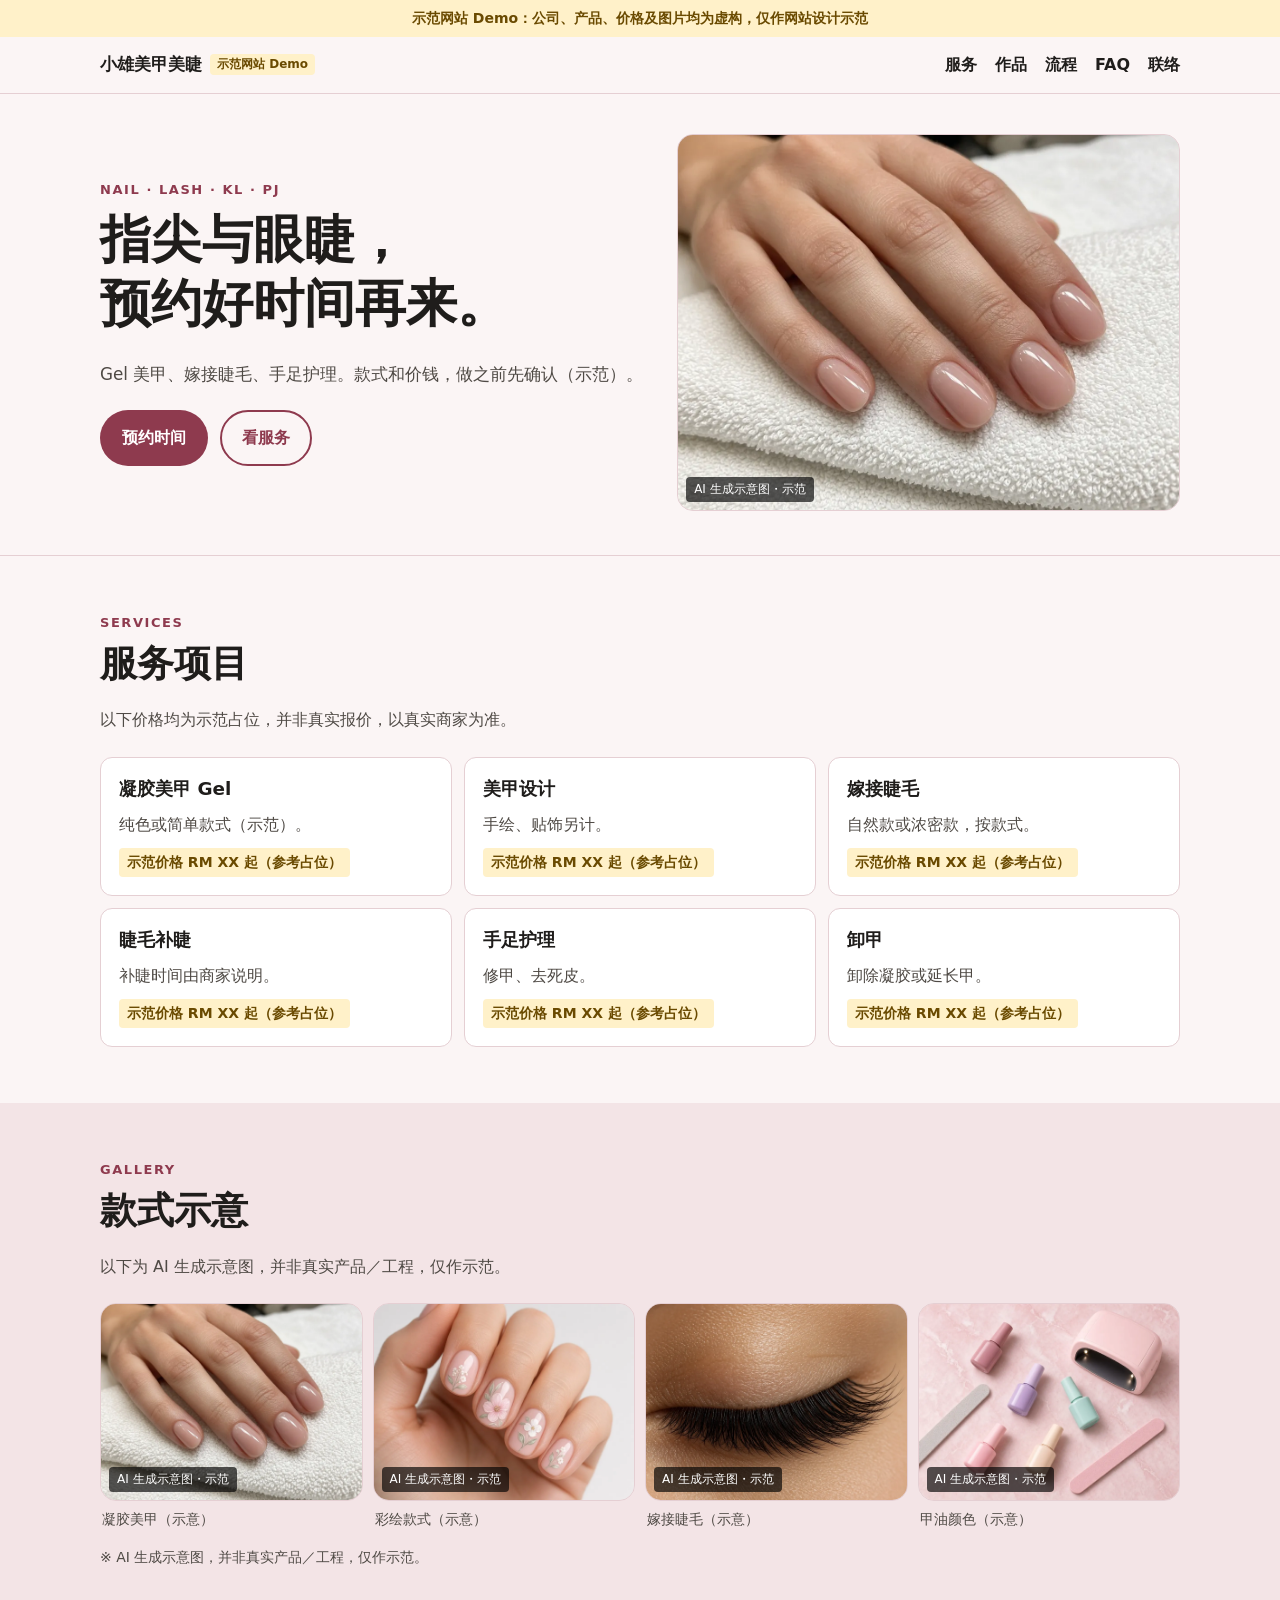
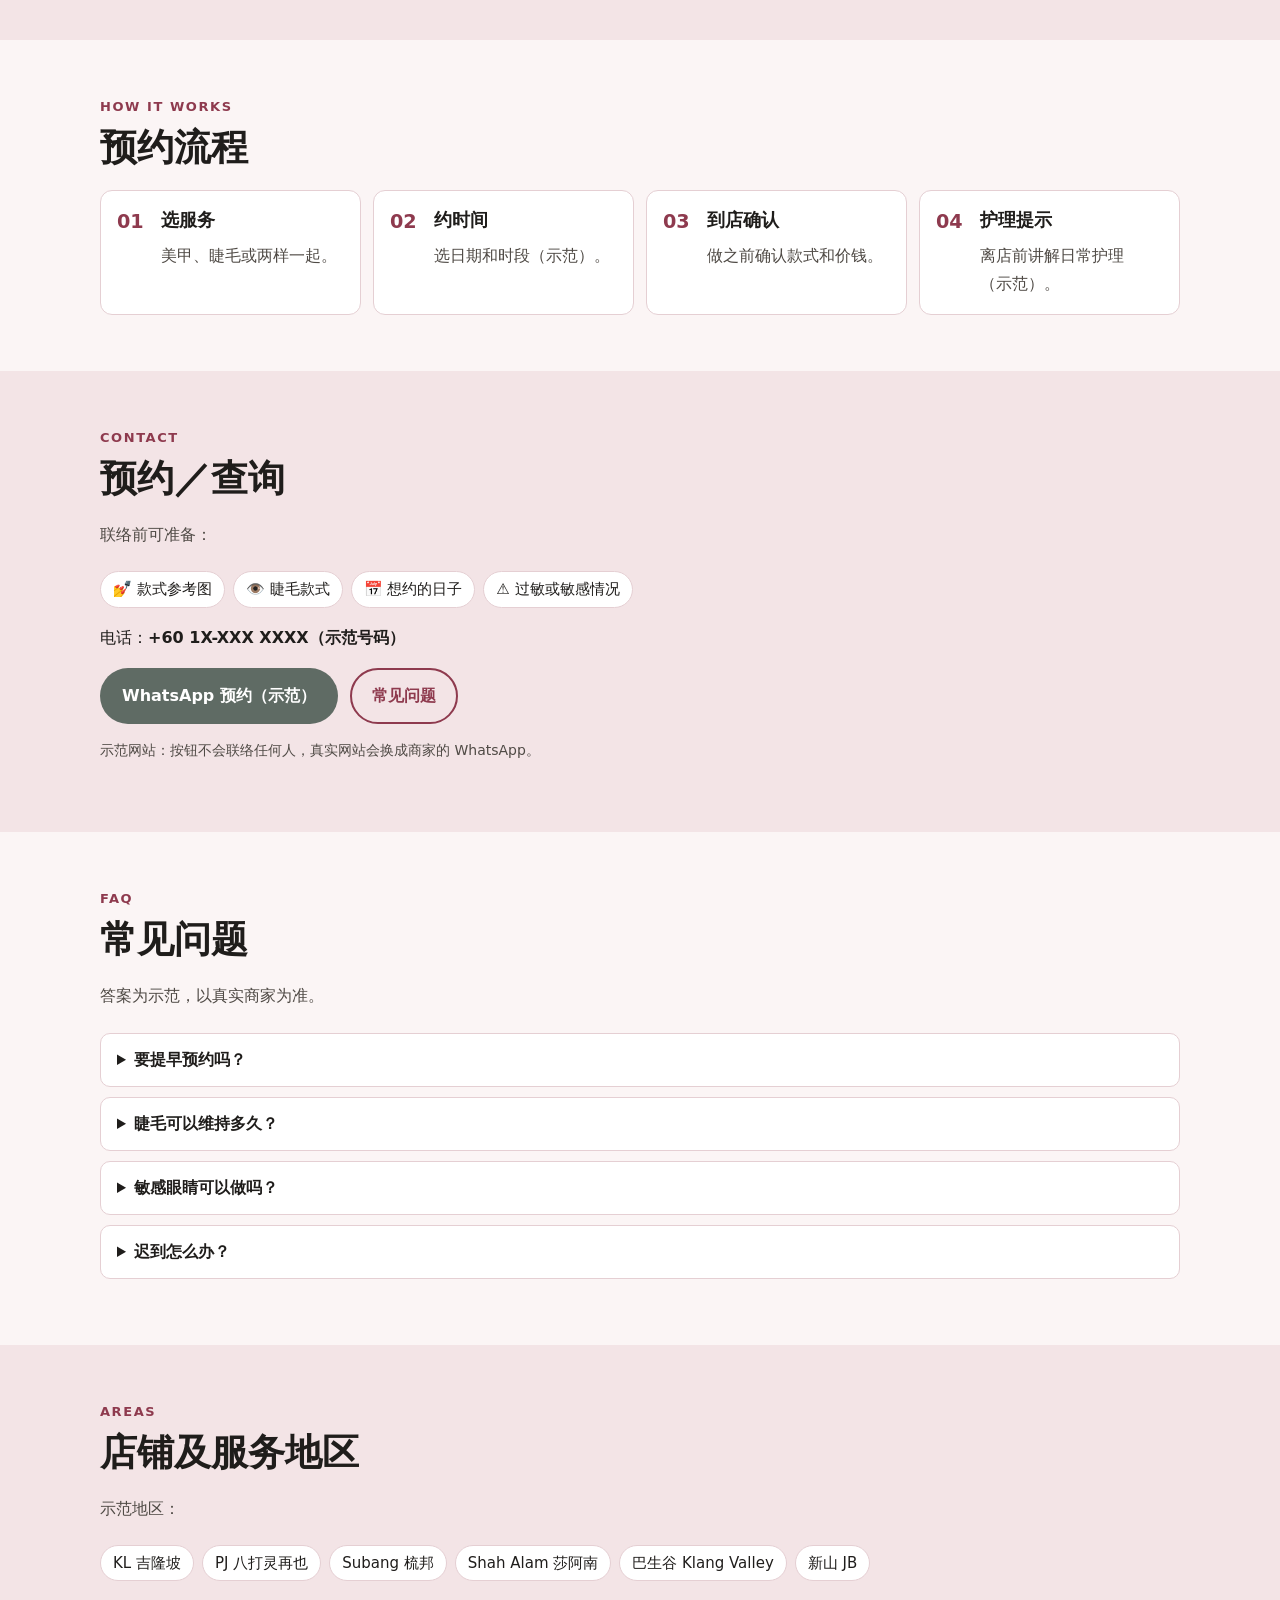
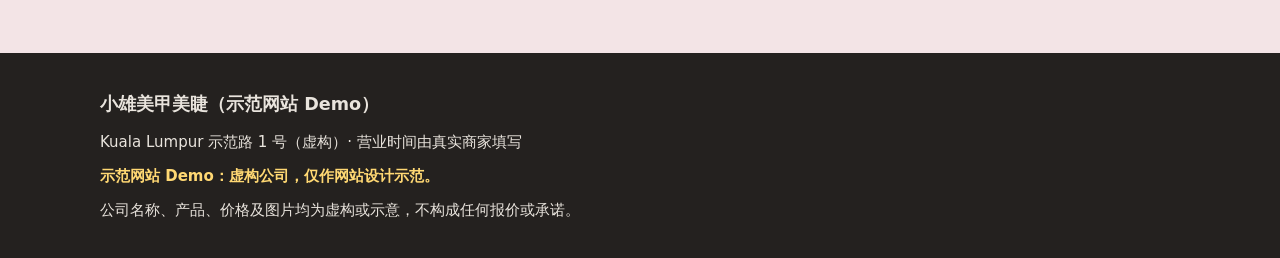
<file: nail-lash-my/index.html>
<!DOCTYPE html>
<html lang="zh-Hans-MY">
<head>
<meta charset="utf-8">
<meta name="format-detection" content="telephone=no">
<meta name="viewport" content="width=device-width,initial-scale=1,viewport-fit=cover">
<title>小雄美甲美睫｜美甲、嫁接睫毛、手足护理（示范网站 Demo）</title>
<meta name="description" content="小雄美甲美睫（示范网站，虚构公司）：凝胶美甲、嫁接睫毛、手足护理及卸甲，服务巴生谷 Klang Valley 及新山 JB。">
<meta name="theme-color" content="#8E3A4E">
<link rel="canonical" href="https://limaking1028.github.io/demo-sites/nail-lash-my/">
<meta property="og:type" content="website">
<meta property="og:site_name" content="小雄美甲美睫（示范）">
<meta property="og:title" content="小雄美甲美睫｜美甲、嫁接睫毛、手足护理（示范网站）">
<meta property="og:description" content="凝胶美甲、嫁接睫毛、手足护理及卸甲。示范网站，公司为虚构。">
<meta property="og:image" content="https://limaking1028.github.io/demo-sites/nail-lash-my/assets/og.jpg">
<meta property="og:url" content="https://limaking1028.github.io/demo-sites/nail-lash-my/">
<meta property="og:locale" content="zh_MY">
<meta name="twitter:card" content="summary_large_image">
<link rel="icon" href="data:image/svg+xml,%3Csvg xmlns='http://www.w3.org/2000/svg' viewBox='0 0 32 32'%3E%3Crect width='32' height='32' rx='8' fill='%238E3A4E'/%3E%3C/svg%3E">
<script type="application/ld+json">{"@context": "https://schema.org", "@type": "NailSalon", "name": "小雄美甲美睫（示范）", "alternateName": "Xiao Xiong Nail & Lash (Demo)", "description": "凝胶美甲、嫁接睫毛、手足护理及卸甲（示范网站，公司为虚构）", "address": {"@type": "PostalAddress", "streetAddress": "示范路 1 号（虚构）", "addressLocality": "Kuala Lumpur", "addressRegion": "Kuala Lumpur", "addressCountry": "MY"}, "areaServed": [{"@type": "City", "name": "Kuala Lumpur"}, {"@type": "City", "name": "Petaling Jaya"}, {"@type": "City", "name": "Subang Jaya"}, {"@type": "City", "name": "Shah Alam"}, {"@type": "City", "name": "Johor Bahru"}], "hasOfferCatalog": {"@type": "OfferCatalog", "name": "服务项目", "itemListElement": [{"@type": "Offer", "itemOffered": {"@type": "Service", "name": "凝胶美甲 Gel"}}, {"@type": "Offer", "itemOffered": {"@type": "Service", "name": "美甲设计"}}, {"@type": "Offer", "itemOffered": {"@type": "Service", "name": "嫁接睫毛"}}, {"@type": "Offer", "itemOffered": {"@type": "Service", "name": "睫毛补睫"}}, {"@type": "Offer", "itemOffered": {"@type": "Service", "name": "手足护理"}}, {"@type": "Offer", "itemOffered": {"@type": "Service", "name": "卸甲"}}]}}</script>
<script type="application/ld+json">{"@context": "https://schema.org", "@type": "FAQPage", "mainEntity": [{"@type": "Question", "name": "要提早预约吗？", "acceptedAnswer": {"@type": "Answer", "text": "示范：预约方式由真实商家填写。"}}, {"@type": "Question", "name": "睫毛可以维持多久？", "acceptedAnswer": {"@type": "Answer", "text": "因人而异，真实商家会按情况说明（示范）。"}}, {"@type": "Question", "name": "敏感眼睛可以做吗？", "acceptedAnswer": {"@type": "Answer", "text": "示范：建议先告诉美睫师，必要时先咨询医生。"}}, {"@type": "Question", "name": "迟到怎么办？", "acceptedAnswer": {"@type": "Answer", "text": "示范：迟到及改期安排以商家规则为准。"}}]}</script>
<link rel="stylesheet" href="style.css">
</head>
<body>
<div class="demo-bar">示范网站 Demo：公司、产品、价格及图片均为虚构，仅作网站设计示范</div>
<header class="top"><div class="wrap top-in"><a class="logo" href="#top">小雄美甲美睫<span class="demo-tag">示范网站 Demo</span></a><nav aria-label="页内导览"><a href="#services">服务</a><a href="#gallery">作品</a><a href="#process">流程</a><a href="#faq">FAQ</a><a href="#contact">联络</a></nav></div></header>
<section class="hero" id="top"><div class="wrap hero-grid"><div><p class="eyebrow">NAIL · LASH · KL · PJ</p>
<h1>指尖与眼睫，<br>预约好时间再来。</h1>
<p class="lead">Gel 美甲、嫁接睫毛、手足护理。款式和价钱，做之前先确认（示范）。</p>
<div class="cta-row"><a class="btn primary" href="#contact">预约时间</a><a class="btn ghost" href="#services">看服务</a></div></div>
<figure class="fig"><picture><source type="image/webp" srcset="assets/hero.webp"><img src="assets/hero.jpg" width="1024" height="768" alt="裸粉色凝胶美甲（AI 生成示意图・示范）" fetchpriority="high" decoding="async"></picture><span class="lbl">AI 生成示意图・示范</span></figure></div></section>
<main>
<section id="services" class="sec"><div class="wrap"><p class="eyebrow">SERVICES</p><h2>服务项目</h2><p class="sec-lead">以下价格均为示范占位，并非真实报价，以真实商家为准。</p><ul class="svc"><li><h3>凝胶美甲 Gel</h3><p>纯色或简单款式（示范）。</p><span class="price-ph">示范价格 RM XX 起（参考占位）</span></li><li><h3>美甲设计</h3><p>手绘、贴饰另计。</p><span class="price-ph">示范价格 RM XX 起（参考占位）</span></li><li><h3>嫁接睫毛</h3><p>自然款或浓密款，按款式。</p><span class="price-ph">示范价格 RM XX 起（参考占位）</span></li><li><h3>睫毛补睫</h3><p>补睫时间由商家说明。</p><span class="price-ph">示范价格 RM XX 起（参考占位）</span></li><li><h3>手足护理</h3><p>修甲、去死皮。</p><span class="price-ph">示范价格 RM XX 起（参考占位）</span></li><li><h3>卸甲</h3><p>卸除凝胶或延长甲。</p><span class="price-ph">示范价格 RM XX 起（参考占位）</span></li></ul></div></section>
<section id="gallery" class="sec alt"><div class="wrap"><p class="eyebrow">GALLERY</p><h2>款式示意</h2><p class="sec-lead">以下为 AI 生成示意图，并非真实产品／工程，仅作示范。</p><div class="gal"><div><figure class="fig"><picture><source type="image/webp" srcset="assets/hero.webp"><img src="assets/hero.jpg" width="1024" height="768" alt="裸粉色凝胶美甲（AI 生成示意图・示范）" loading="lazy" decoding="async"></picture><span class="lbl">AI 生成示意图・示范</span></figure><figcaption>凝胶美甲（示意）</figcaption></div><div><figure class="fig"><picture><source type="image/webp" srcset="assets/art.webp"><img src="assets/art.jpg" width="1024" height="768" alt="花朵彩绘美甲（AI 生成示意图・示范）" loading="lazy" decoding="async"></picture><span class="lbl">AI 生成示意图・示范</span></figure><figcaption>彩绘款式（示意）</figcaption></div><div><figure class="fig"><picture><source type="image/webp" srcset="assets/lash.webp"><img src="assets/lash.jpg" width="1024" height="768" alt="嫁接睫毛特写（AI 生成示意图・示范）" loading="lazy" decoding="async"></picture><span class="lbl">AI 生成示意图・示范</span></figure><figcaption>嫁接睫毛（示意）</figcaption></div><div><figure class="fig"><picture><source type="image/webp" srcset="assets/tools.webp"><img src="assets/tools.jpg" width="1024" height="768" alt="甲油与美甲工具（AI 生成示意图・示范）" loading="lazy" decoding="async"></picture><span class="lbl">AI 生成示意图・示范</span></figure><figcaption>甲油颜色（示意）</figcaption></div></div><p class="fine">※ AI 生成示意图，并非真实产品／工程，仅作示范。</p></div></section>
<section id="process" class="sec"><div class="wrap"><p class="eyebrow">HOW IT WORKS</p><h2>预约流程</h2><ol class="steps"><li><h3>选服务</h3><p>美甲、睫毛或两样一起。</p></li><li><h3>约时间</h3><p>选日期和时段（示范）。</p></li><li><h3>到店确认</h3><p>做之前确认款式和价钱。</p></li><li><h3>护理提示</h3><p>离店前讲解日常护理（示范）。</p></li></ol></div></section>
<section id="contact" class="sec alt"><div class="wrap"><p class="eyebrow">CONTACT</p><h2>预约／查询</h2><p class="sec-lead">联络前可准备：</p><ul class="chips"><li>💅 款式参考图</li><li>👁️ 睫毛款式</li><li>📅 想约的日子</li><li>⚠️ 过敏或敏感情况</li></ul>
<p>电话：<span class="demo-phone">+60 1X-XXX XXXX（示范号码）</span></p>
<div class="cta-row"><a class="btn wa-demo" href="#contact" aria-disabled="true" title="示范按钮，不会打开 WhatsApp">WhatsApp 预约（示范）</a><a class="btn ghost" href="#faq">常见问题</a></div>
<p class="fine">示范网站：按钮不会联络任何人，真实网站会换成商家的 WhatsApp。</p></div></section>
<section id="faq" class="sec"><div class="wrap"><p class="eyebrow">FAQ</p><h2>常见问题</h2><p class="sec-lead">答案为示范，以真实商家为准。</p><details><summary>要提早预约吗？</summary><p>示范：预约方式由真实商家填写。</p></details><details><summary>睫毛可以维持多久？</summary><p>因人而异，真实商家会按情况说明（示范）。</p></details><details><summary>敏感眼睛可以做吗？</summary><p>示范：建议先告诉美睫师，必要时先咨询医生。</p></details><details><summary>迟到怎么办？</summary><p>示范：迟到及改期安排以商家规则为准。</p></details></div></section>
<section id="areas" class="sec alt"><div class="wrap"><p class="eyebrow">AREAS</p><h2>店铺及服务地区</h2><p class="sec-lead">示范地区：</p><ul class="chips"><li>KL 吉隆坡</li><li>PJ 八打灵再也</li><li>Subang 梳邦</li><li>Shah Alam 莎阿南</li><li>巴生谷 Klang Valley</li><li>新山 JB</li></ul></div></section>
</main>
<footer><div class="wrap"><p class="f-name">小雄美甲美睫（示范网站 Demo）</p><p>Kuala Lumpur 示范路 1 号（虚构）· 营业时间由真实商家填写</p><p class="f-demo">示范网站 Demo：虚构公司，仅作网站设计示范。</p><p>公司名称、产品、价格及图片均为虚构或示意，不构成任何报价或承诺。</p></div></footer>
<div class="mbar" role="navigation" aria-label="快速联络"><a class="m1" href="#services">看服务</a><a class="m2" href="#contact">WhatsApp 预约（示范）</a></div>
</body></html>
</file>
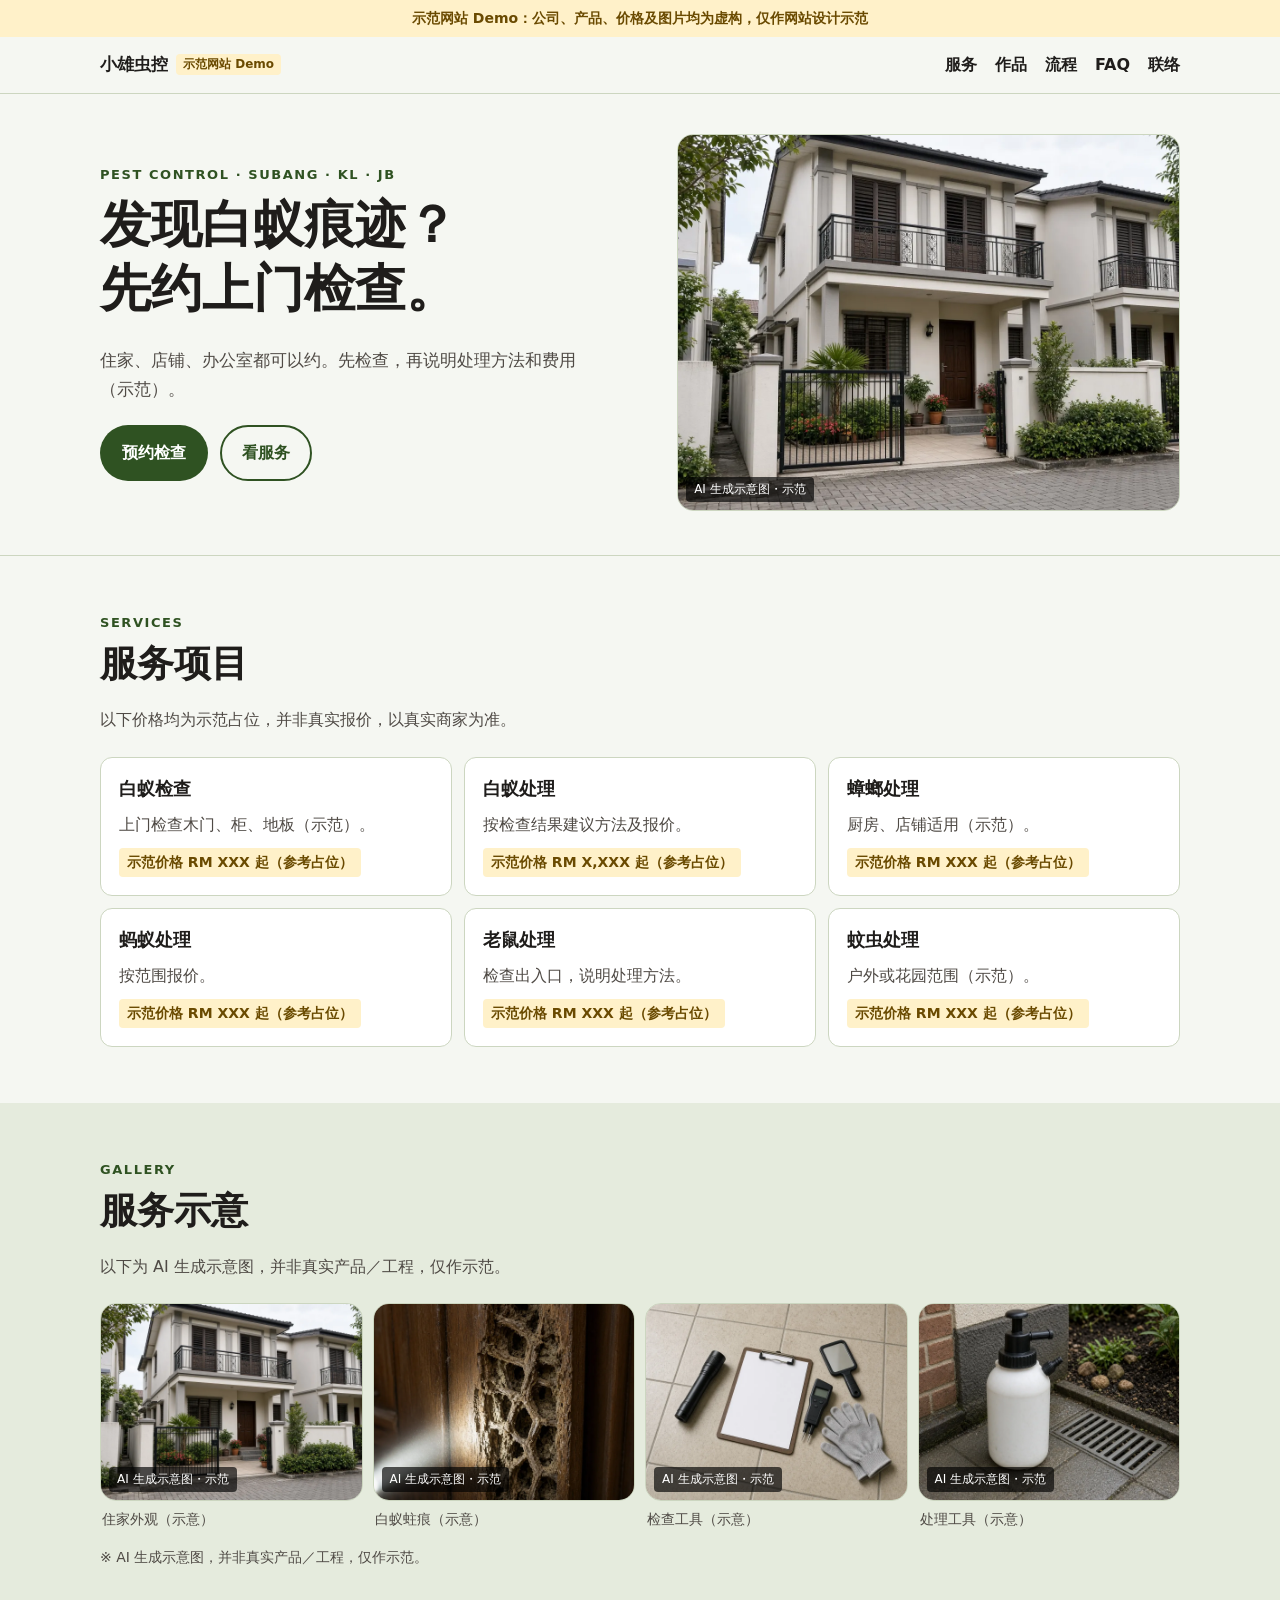
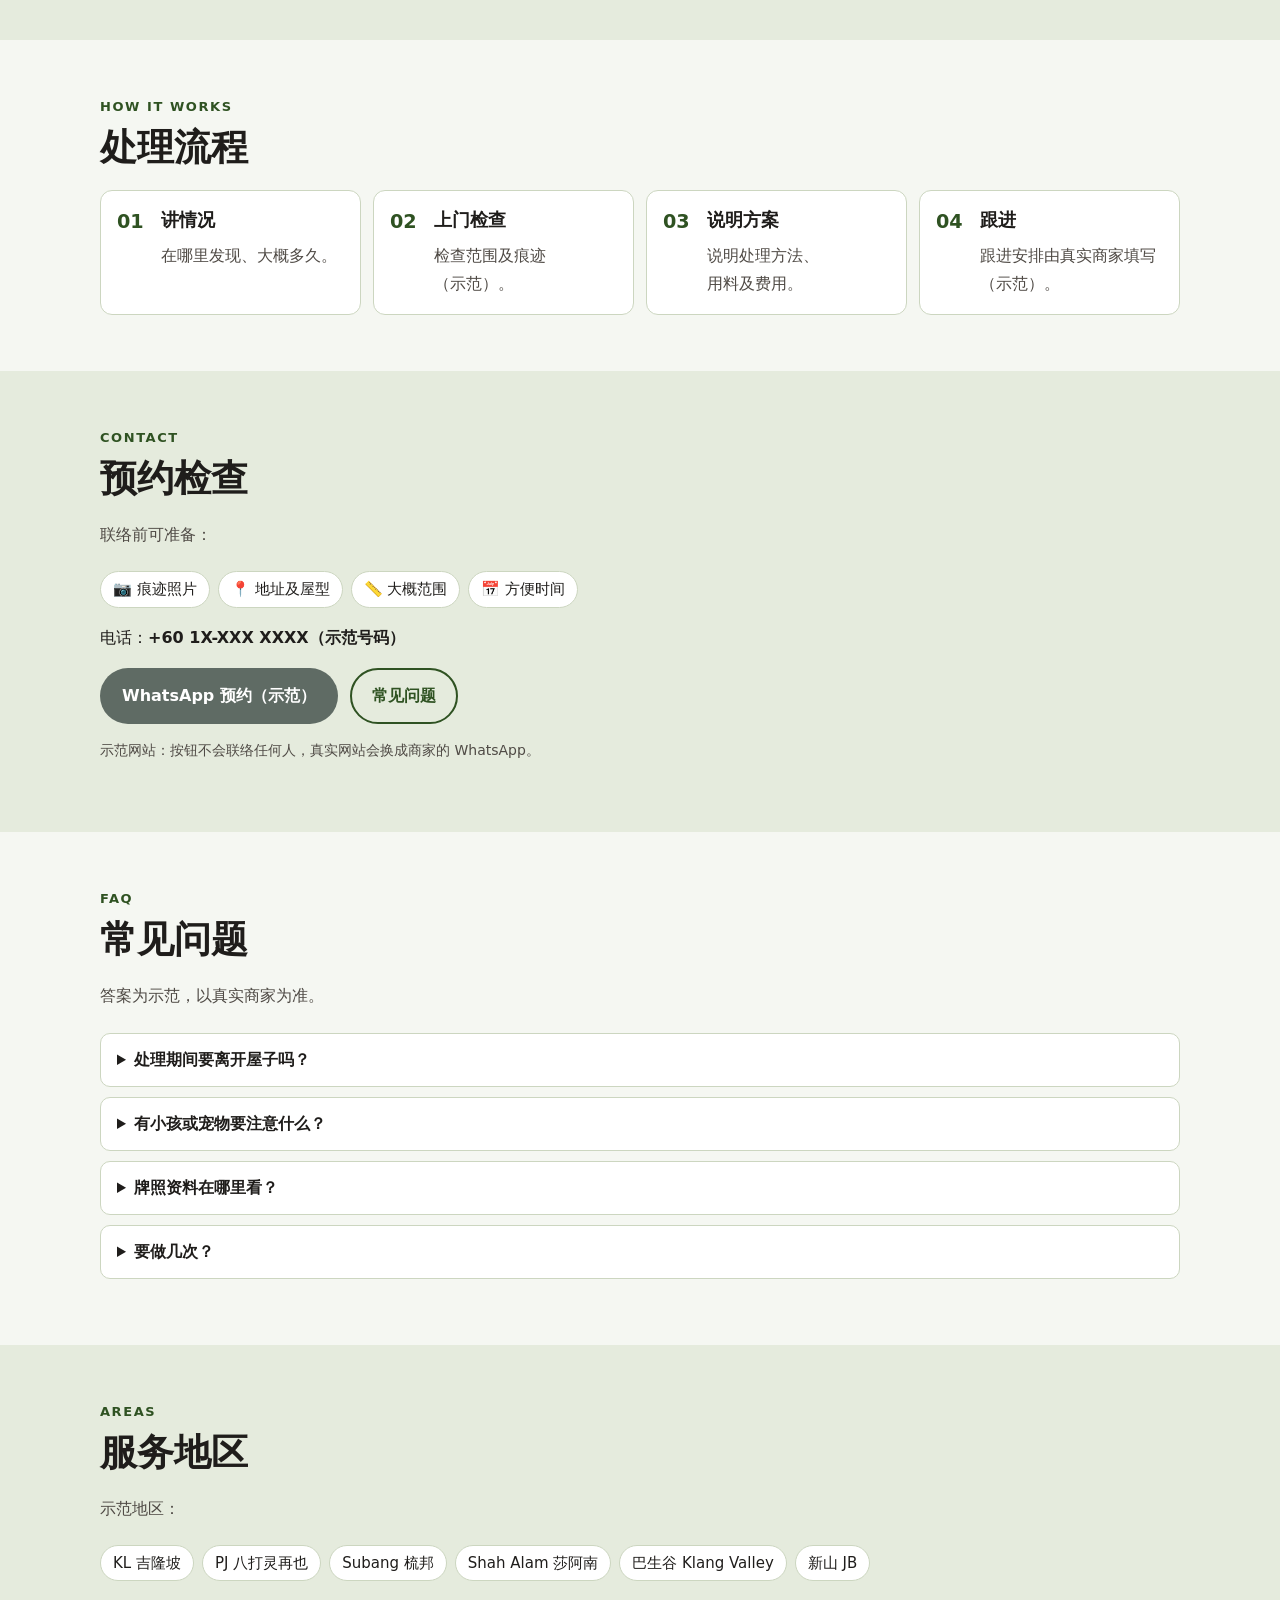
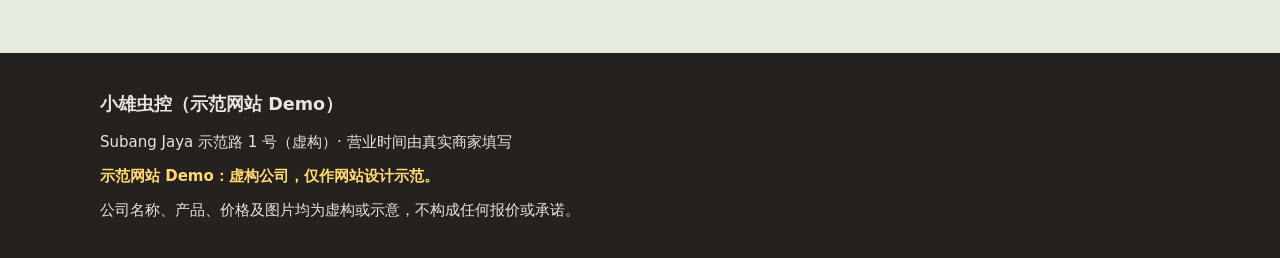
<file: pest-my/index.html>
<!DOCTYPE html>
<html lang="zh-Hans-MY">
<head>
<meta charset="utf-8">
<meta name="format-detection" content="telephone=no">
<meta name="viewport" content="width=device-width,initial-scale=1,viewport-fit=cover">
<title>小雄虫控｜白蚁检查处理、蟑螂、蚂蚁、老鼠及蚊虫处理（示范网站 Demo）</title>
<meta name="description" content="小雄虫控（示范网站，虚构公司）：白蚁检查与处理、蟑螂、蚂蚁、老鼠及蚊虫处理，住家及店铺，服务巴生谷 Klang Valley 及新山 JB。">
<meta name="theme-color" content="#2F5222">
<link rel="canonical" href="https://limaking1028.github.io/demo-sites/pest-my/">
<meta property="og:type" content="website">
<meta property="og:site_name" content="小雄虫控（示范）">
<meta property="og:title" content="小雄虫控｜白蚁检查处理、蟑螂、蚂蚁、老鼠及蚊虫处理（示范网站）">
<meta property="og:description" content="白蚁检查与处理、蟑螂、蚂蚁、老鼠及蚊虫处理，住家及店铺。示范网站，公司为虚构。">
<meta property="og:image" content="https://limaking1028.github.io/demo-sites/pest-my/assets/og.jpg">
<meta property="og:url" content="https://limaking1028.github.io/demo-sites/pest-my/">
<meta property="og:locale" content="zh_MY">
<meta name="twitter:card" content="summary_large_image">
<link rel="icon" href="data:image/svg+xml,%3Csvg xmlns='http://www.w3.org/2000/svg' viewBox='0 0 32 32'%3E%3Crect width='32' height='32' rx='8' fill='%232F5222'/%3E%3C/svg%3E">
<script type="application/ld+json">{"@context": "https://schema.org", "@type": "LocalBusiness", "name": "小雄虫控（示范）", "alternateName": "Xiao Xiong Pest Control (Demo)", "description": "白蚁检查与处理、蟑螂、蚂蚁、老鼠及蚊虫处理，住家及店铺（示范网站，公司为虚构）", "address": {"@type": "PostalAddress", "streetAddress": "示范路 1 号（虚构）", "addressLocality": "Subang Jaya", "addressRegion": "Selangor", "addressCountry": "MY"}, "areaServed": [{"@type": "City", "name": "Kuala Lumpur"}, {"@type": "City", "name": "Petaling Jaya"}, {"@type": "City", "name": "Subang Jaya"}, {"@type": "City", "name": "Shah Alam"}, {"@type": "City", "name": "Johor Bahru"}], "hasOfferCatalog": {"@type": "OfferCatalog", "name": "服务项目", "itemListElement": [{"@type": "Offer", "itemOffered": {"@type": "Service", "name": "白蚁检查"}}, {"@type": "Offer", "itemOffered": {"@type": "Service", "name": "白蚁处理"}}, {"@type": "Offer", "itemOffered": {"@type": "Service", "name": "蟑螂处理"}}, {"@type": "Offer", "itemOffered": {"@type": "Service", "name": "蚂蚁处理"}}, {"@type": "Offer", "itemOffered": {"@type": "Service", "name": "老鼠处理"}}, {"@type": "Offer", "itemOffered": {"@type": "Service", "name": "蚊虫处理"}}]}}</script>
<script type="application/ld+json">{"@context": "https://schema.org", "@type": "FAQPage", "mainEntity": [{"@type": "Question", "name": "处理期间要离开屋子吗？", "acceptedAnswer": {"@type": "Answer", "text": "示范：视乎处理方法，由师傅事前说明。"}}, {"@type": "Question", "name": "有小孩或宠物要注意什么？", "acceptedAnswer": {"@type": "Answer", "text": "示范：请事先告诉师傅，按师傅指示安排。"}}, {"@type": "Question", "name": "牌照资料在哪里看？", "acceptedAnswer": {"@type": "Answer", "text": "示范：牌照及资格资料由真实商家自行填写。"}}, {"@type": "Question", "name": "要做几次？", "acceptedAnswer": {"@type": "Answer", "text": "示范：次数按检查结果说明，以报价为准。"}}]}</script>
<link rel="stylesheet" href="style.css">
</head>
<body>
<div class="demo-bar">示范网站 Demo：公司、产品、价格及图片均为虚构，仅作网站设计示范</div>
<header class="top"><div class="wrap top-in"><a class="logo" href="#top">小雄虫控<span class="demo-tag">示范网站 Demo</span></a><nav aria-label="页内导览"><a href="#services">服务</a><a href="#gallery">作品</a><a href="#process">流程</a><a href="#faq">FAQ</a><a href="#contact">联络</a></nav></div></header>
<section class="hero" id="top"><div class="wrap hero-grid"><div><p class="eyebrow">PEST CONTROL · SUBANG · KL · JB</p>
<h1>发现白蚁痕迹？<br>先约上门检查。</h1>
<p class="lead">住家、店铺、办公室都可以约。先检查，再说明处理方法和费用（示范）。</p>
<div class="cta-row"><a class="btn primary" href="#contact">预约检查</a><a class="btn ghost" href="#services">看服务</a></div></div>
<figure class="fig"><picture><source type="image/webp" srcset="assets/hero.webp"><img src="assets/hero.jpg" width="1024" height="768" alt="双层排屋外观（AI 生成示意图・示范）" fetchpriority="high" decoding="async"></picture><span class="lbl">AI 生成示意图・示范</span></figure></div></section>
<main>
<section id="services" class="sec"><div class="wrap"><p class="eyebrow">SERVICES</p><h2>服务项目</h2><p class="sec-lead">以下价格均为示范占位，并非真实报价，以真实商家为准。</p><ul class="svc"><li><h3>白蚁检查</h3><p>上门检查木门、柜、地板（示范）。</p><span class="price-ph">示范价格 RM XXX 起（参考占位）</span></li><li><h3>白蚁处理</h3><p>按检查结果建议方法及报价。</p><span class="price-ph">示范价格 RM X,XXX 起（参考占位）</span></li><li><h3>蟑螂处理</h3><p>厨房、店铺适用（示范）。</p><span class="price-ph">示范价格 RM XXX 起（参考占位）</span></li><li><h3>蚂蚁处理</h3><p>按范围报价。</p><span class="price-ph">示范价格 RM XXX 起（参考占位）</span></li><li><h3>老鼠处理</h3><p>检查出入口，说明处理方法。</p><span class="price-ph">示范价格 RM XXX 起（参考占位）</span></li><li><h3>蚊虫处理</h3><p>户外或花园范围（示范）。</p><span class="price-ph">示范价格 RM XXX 起（参考占位）</span></li></ul></div></section>
<section id="gallery" class="sec alt"><div class="wrap"><p class="eyebrow">GALLERY</p><h2>服务示意</h2><p class="sec-lead">以下为 AI 生成示意图，并非真实产品／工程，仅作示范。</p><div class="gal"><div><figure class="fig"><picture><source type="image/webp" srcset="assets/hero.webp"><img src="assets/hero.jpg" width="1024" height="768" alt="双层排屋外观（AI 生成示意图・示范）" loading="lazy" decoding="async"></picture><span class="lbl">AI 生成示意图・示范</span></figure><figcaption>住家外观（示意）</figcaption></div><div><figure class="fig"><picture><source type="image/webp" srcset="assets/termite.webp"><img src="assets/termite.jpg" width="1024" height="768" alt="木框白蚁蛀痕（AI 生成示意图・示范）" loading="lazy" decoding="async"></picture><span class="lbl">AI 生成示意图・示范</span></figure><figcaption>白蚁蛀痕（示意）</figcaption></div><div><figure class="fig"><picture><source type="image/webp" srcset="assets/kit.webp"><img src="assets/kit.jpg" width="1024" height="768" alt="检查工具（AI 生成示意图・示范）" loading="lazy" decoding="async"></picture><span class="lbl">AI 生成示意图・示范</span></figure><figcaption>检查工具（示意）</figcaption></div><div><figure class="fig"><picture><source type="image/webp" srcset="assets/sprayer.webp"><img src="assets/sprayer.jpg" width="1024" height="768" alt="户外喷雾器（AI 生成示意图・示范）" loading="lazy" decoding="async"></picture><span class="lbl">AI 生成示意图・示范</span></figure><figcaption>处理工具（示意）</figcaption></div></div><p class="fine">※ AI 生成示意图，并非真实产品／工程，仅作示范。</p></div></section>
<section id="process" class="sec"><div class="wrap"><p class="eyebrow">HOW IT WORKS</p><h2>处理流程</h2><ol class="steps"><li><h3>讲情况</h3><p>在哪里发现、大概多久。</p></li><li><h3>上门检查</h3><p>检查范围及痕迹（示范）。</p></li><li><h3>说明方案</h3><p>说明处理方法、用料及费用。</p></li><li><h3>跟进</h3><p>跟进安排由真实商家填写（示范）。</p></li></ol></div></section>
<section id="contact" class="sec alt"><div class="wrap"><p class="eyebrow">CONTACT</p><h2>预约检查</h2><p class="sec-lead">联络前可准备：</p><ul class="chips"><li>📷 痕迹照片</li><li>📍 地址及屋型</li><li>📏 大概范围</li><li>📅 方便时间</li></ul>
<p>电话：<span class="demo-phone">+60 1X-XXX XXXX（示范号码）</span></p>
<div class="cta-row"><a class="btn wa-demo" href="#contact" aria-disabled="true" title="示范按钮，不会打开 WhatsApp">WhatsApp 预约（示范）</a><a class="btn ghost" href="#faq">常见问题</a></div>
<p class="fine">示范网站：按钮不会联络任何人，真实网站会换成商家的 WhatsApp。</p></div></section>
<section id="faq" class="sec"><div class="wrap"><p class="eyebrow">FAQ</p><h2>常见问题</h2><p class="sec-lead">答案为示范，以真实商家为准。</p><details><summary>处理期间要离开屋子吗？</summary><p>示范：视乎处理方法，由师傅事前说明。</p></details><details><summary>有小孩或宠物要注意什么？</summary><p>示范：请事先告诉师傅，按师傅指示安排。</p></details><details><summary>牌照资料在哪里看？</summary><p>示范：牌照及资格资料由真实商家自行填写。</p></details><details><summary>要做几次？</summary><p>示范：次数按检查结果说明，以报价为准。</p></details></div></section>
<section id="areas" class="sec alt"><div class="wrap"><p class="eyebrow">AREAS</p><h2>服务地区</h2><p class="sec-lead">示范地区：</p><ul class="chips"><li>KL 吉隆坡</li><li>PJ 八打灵再也</li><li>Subang 梳邦</li><li>Shah Alam 莎阿南</li><li>巴生谷 Klang Valley</li><li>新山 JB</li></ul></div></section>
</main>
<footer><div class="wrap"><p class="f-name">小雄虫控（示范网站 Demo）</p><p>Subang Jaya 示范路 1 号（虚构）· 营业时间由真实商家填写</p><p class="f-demo">示范网站 Demo：虚构公司，仅作网站设计示范。</p><p>公司名称、产品、价格及图片均为虚构或示意，不构成任何报价或承诺。</p></div></footer>
<div class="mbar" role="navigation" aria-label="快速联络"><a class="m1" href="#services">看服务</a><a class="m2" href="#contact">WhatsApp 预约（示范）</a></div>
</body></html>
</file>
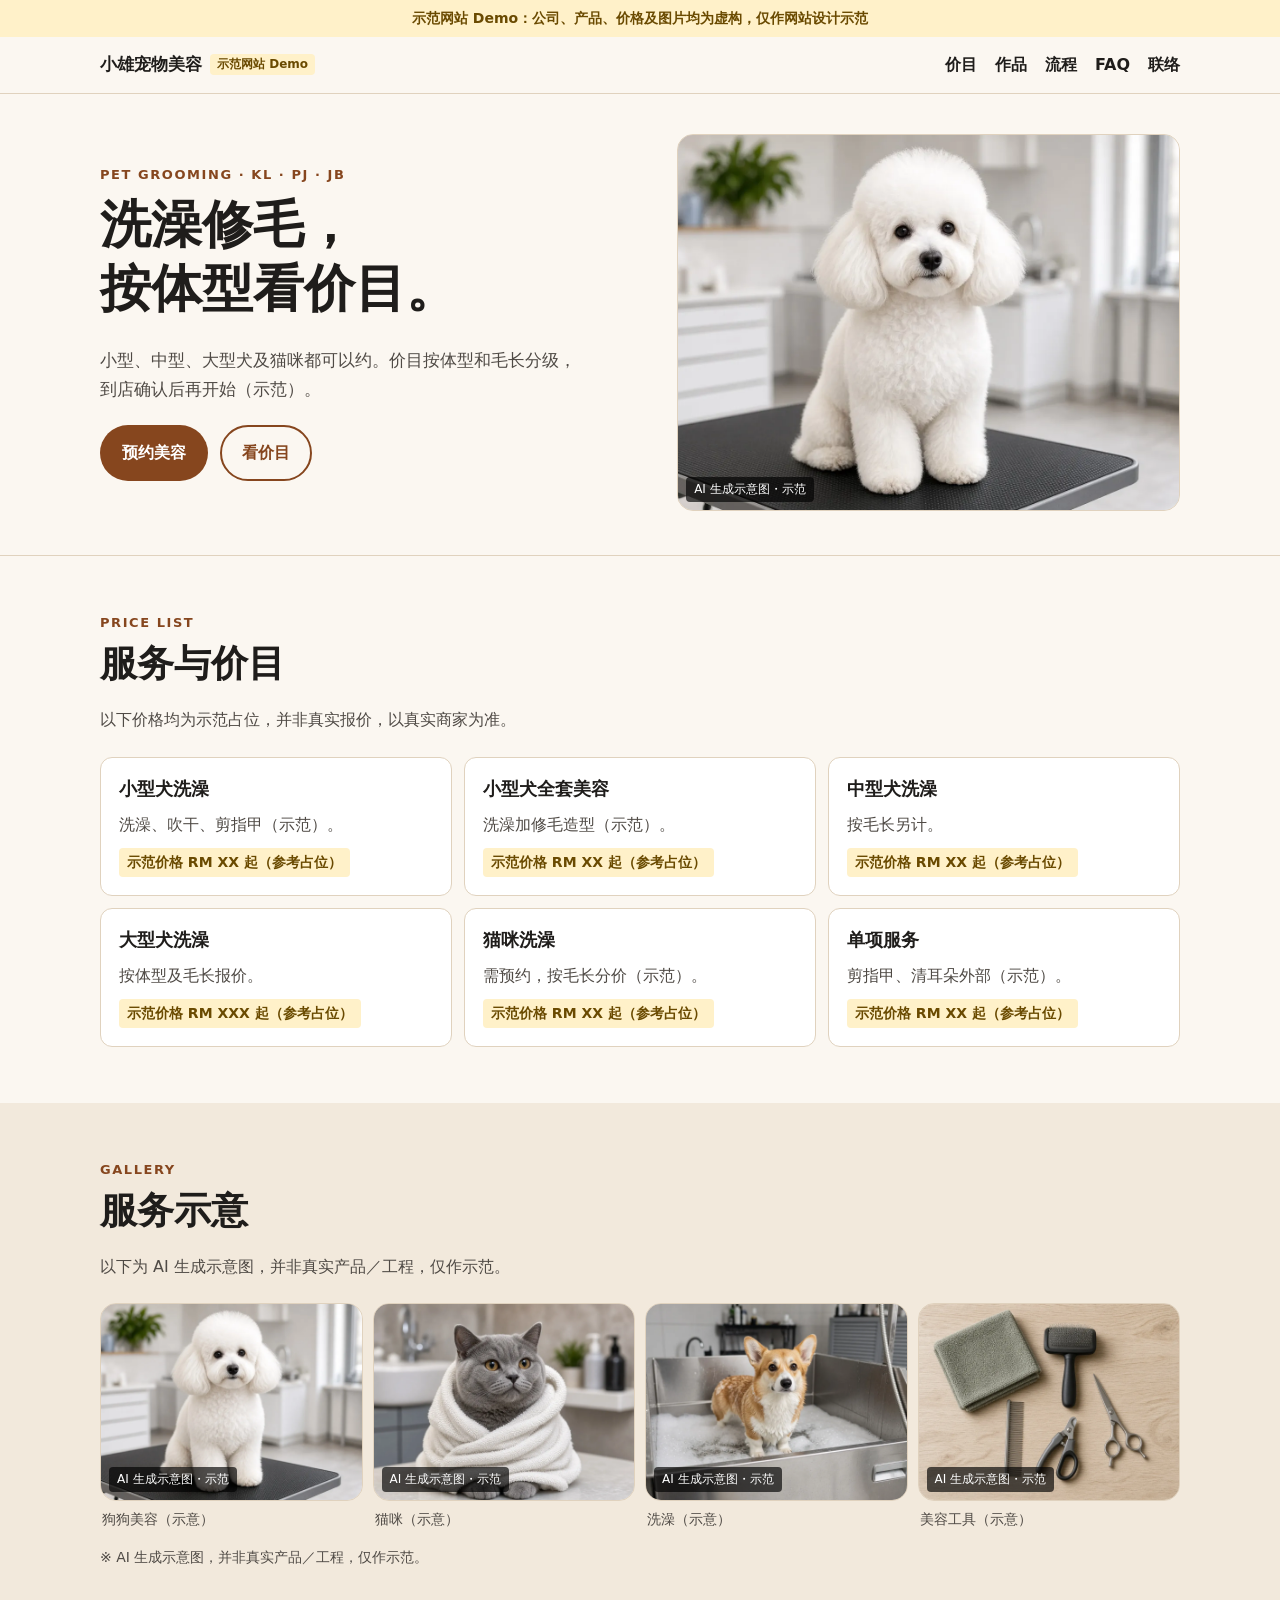
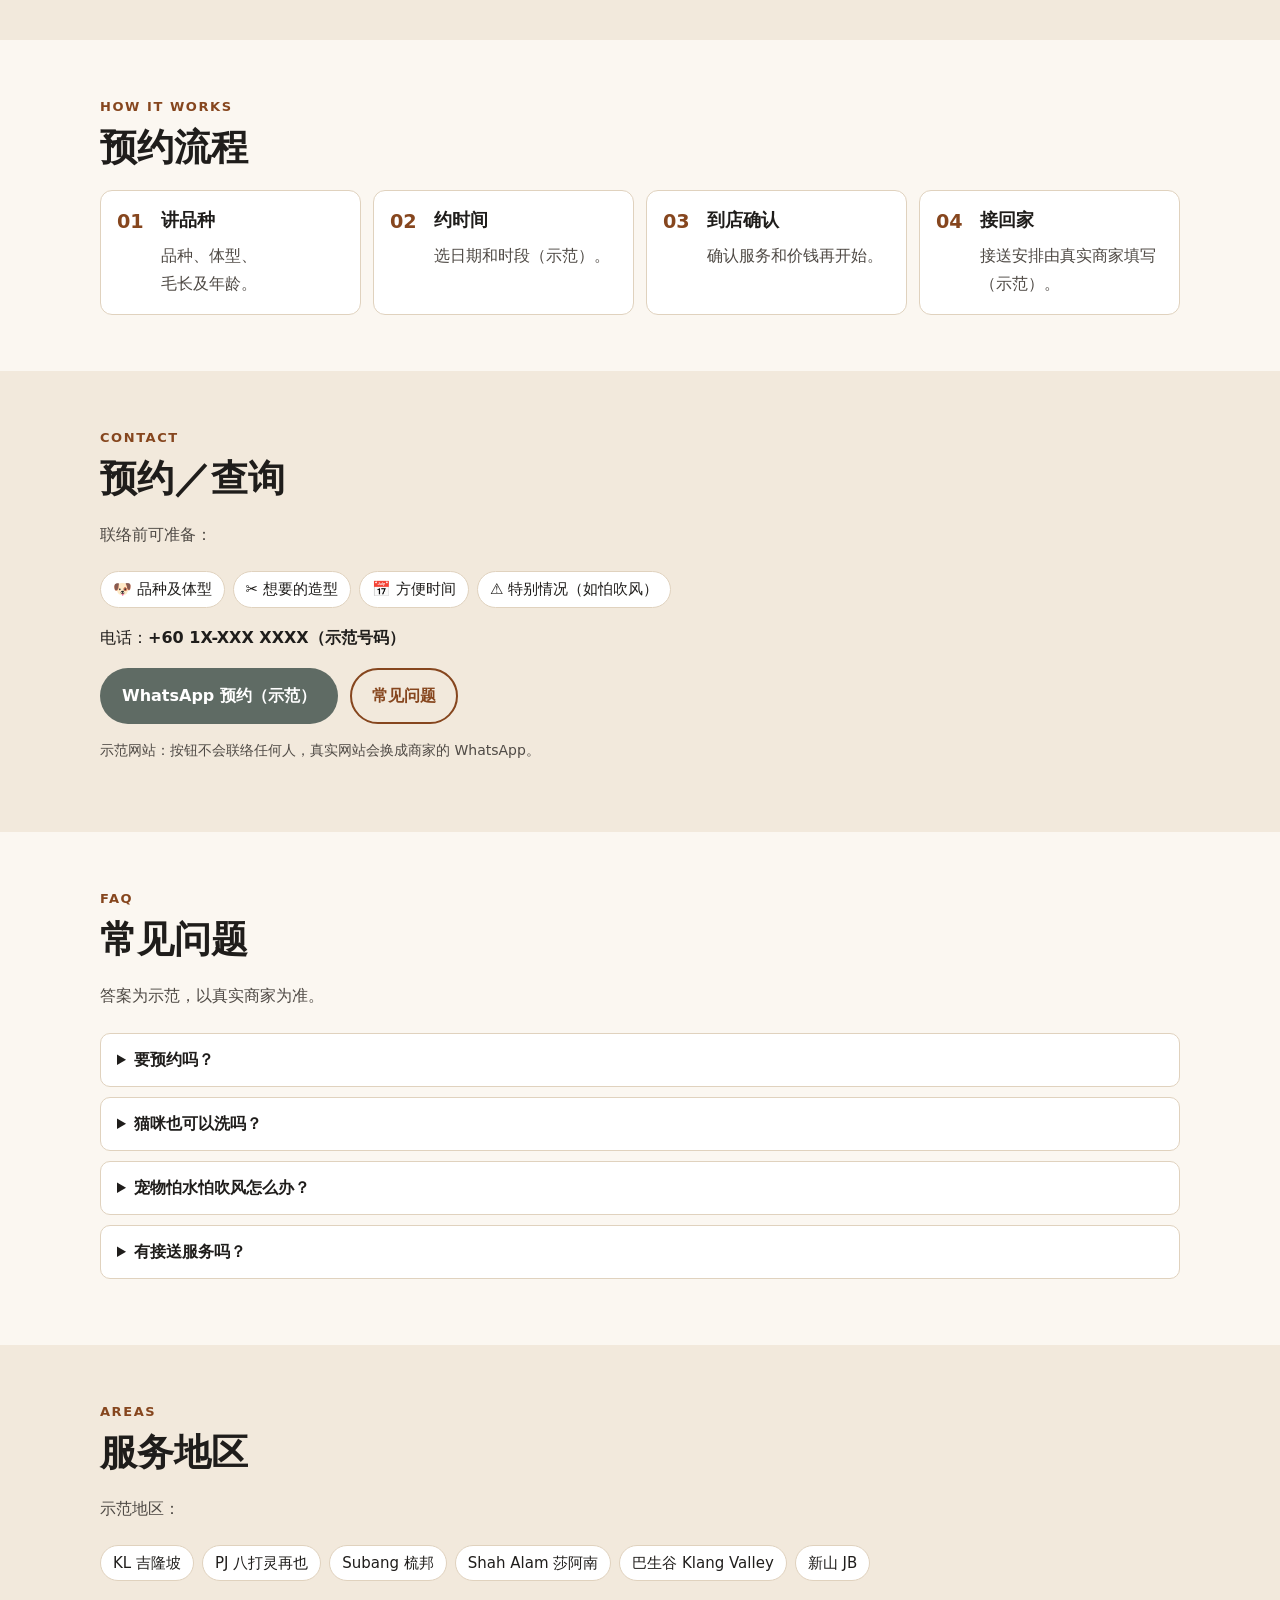
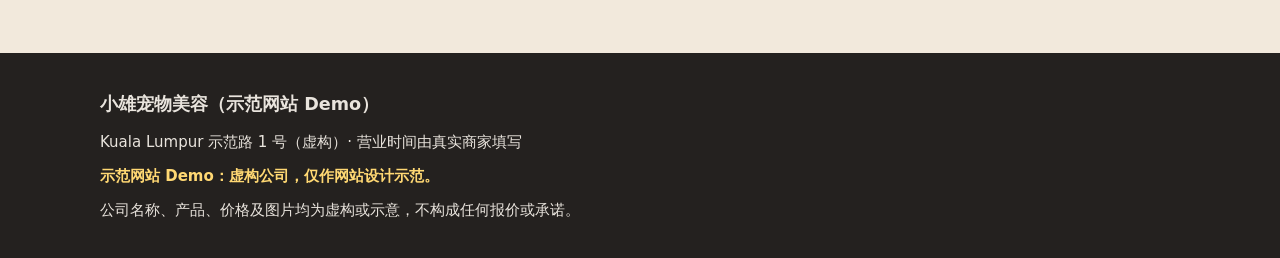
<file: pet-grooming-my/index.html>
<!DOCTYPE html>
<html lang="zh-Hans-MY">
<head>
<meta charset="utf-8">
<meta name="format-detection" content="telephone=no">
<meta name="viewport" content="width=device-width,initial-scale=1,viewport-fit=cover">
<title>小雄宠物美容｜狗狗猫咪洗澡、修毛、全套美容（示范网站 Demo）</title>
<meta name="description" content="小雄宠物美容（示范网站，虚构公司）：狗狗及猫咪洗澡、修毛、全套美容，按体型及毛长分价，服务巴生谷 Klang Valley 及新山 JB。">
<meta name="theme-color" content="#86461E">
<link rel="canonical" href="https://limaking1028.github.io/demo-sites/pet-grooming-my/">
<meta property="og:type" content="website">
<meta property="og:site_name" content="小雄宠物美容（示范）">
<meta property="og:title" content="小雄宠物美容｜狗狗猫咪洗澡、修毛、全套美容（示范网站）">
<meta property="og:description" content="狗狗及猫咪洗澡、修毛、全套美容，按体型及毛长分价。示范网站，公司为虚构。">
<meta property="og:image" content="https://limaking1028.github.io/demo-sites/pet-grooming-my/assets/og.jpg">
<meta property="og:url" content="https://limaking1028.github.io/demo-sites/pet-grooming-my/">
<meta property="og:locale" content="zh_MY">
<meta name="twitter:card" content="summary_large_image">
<link rel="icon" href="data:image/svg+xml,%3Csvg xmlns='http://www.w3.org/2000/svg' viewBox='0 0 32 32'%3E%3Crect width='32' height='32' rx='8' fill='%2386461E'/%3E%3C/svg%3E">
<script type="application/ld+json">{"@context": "https://schema.org", "@type": "LocalBusiness", "name": "小雄宠物美容（示范）", "alternateName": "Xiao Xiong Pet Grooming (Demo)", "description": "狗狗及猫咪洗澡、修毛、全套美容，按体型及毛长分价（示范网站，公司为虚构）", "address": {"@type": "PostalAddress", "streetAddress": "示范路 1 号（虚构）", "addressLocality": "Kuala Lumpur", "addressRegion": "Kuala Lumpur", "addressCountry": "MY"}, "areaServed": [{"@type": "City", "name": "Kuala Lumpur"}, {"@type": "City", "name": "Petaling Jaya"}, {"@type": "City", "name": "Subang Jaya"}, {"@type": "City", "name": "Shah Alam"}, {"@type": "City", "name": "Johor Bahru"}], "hasOfferCatalog": {"@type": "OfferCatalog", "name": "服务与价目", "itemListElement": [{"@type": "Offer", "itemOffered": {"@type": "Service", "name": "小型犬洗澡"}}, {"@type": "Offer", "itemOffered": {"@type": "Service", "name": "小型犬全套美容"}}, {"@type": "Offer", "itemOffered": {"@type": "Service", "name": "中型犬洗澡"}}, {"@type": "Offer", "itemOffered": {"@type": "Service", "name": "大型犬洗澡"}}, {"@type": "Offer", "itemOffered": {"@type": "Service", "name": "猫咪洗澡"}}, {"@type": "Offer", "itemOffered": {"@type": "Service", "name": "单项服务"}}]}}</script>
<script type="application/ld+json">{"@context": "https://schema.org", "@type": "FAQPage", "mainEntity": [{"@type": "Question", "name": "要预约吗？", "acceptedAnswer": {"@type": "Answer", "text": "示范：预约方式由真实商家填写。"}}, {"@type": "Question", "name": "猫咪也可以洗吗？", "acceptedAnswer": {"@type": "Answer", "text": "示范：可以，需预约，按商家安排。"}}, {"@type": "Question", "name": "宠物怕水怕吹风怎么办？", "acceptedAnswer": {"@type": "Answer", "text": "示范：请事先告诉美容师。"}}, {"@type": "Question", "name": "有接送服务吗？", "acceptedAnswer": {"@type": "Answer", "text": "示范：接送范围及收费由商家列明。"}}]}</script>
<link rel="stylesheet" href="style.css">
</head>
<body>
<div class="demo-bar">示范网站 Demo：公司、产品、价格及图片均为虚构，仅作网站设计示范</div>
<header class="top"><div class="wrap top-in"><a class="logo" href="#top">小雄宠物美容<span class="demo-tag">示范网站 Demo</span></a><nav aria-label="页内导览"><a href="#services">价目</a><a href="#gallery">作品</a><a href="#process">流程</a><a href="#faq">FAQ</a><a href="#contact">联络</a></nav></div></header>
<section class="hero" id="top"><div class="wrap hero-grid"><div><p class="eyebrow">PET GROOMING · KL · PJ · JB</p>
<h1>洗澡修毛，<br>按体型看价目。</h1>
<p class="lead">小型、中型、大型犬及猫咪都可以约。价目按体型和毛长分级，到店确认后再开始（示范）。</p>
<div class="cta-row"><a class="btn primary" href="#contact">预约美容</a><a class="btn ghost" href="#services">看价目</a></div></div>
<figure class="fig"><picture><source type="image/webp" srcset="assets/hero.webp"><img src="assets/hero.jpg" width="1024" height="768" alt="美容后的贵宾犬（AI 生成示意图・示范）" fetchpriority="high" decoding="async"></picture><span class="lbl">AI 生成示意图・示范</span></figure></div></section>
<main>
<section id="services" class="sec"><div class="wrap"><p class="eyebrow">PRICE LIST</p><h2>服务与价目</h2><p class="sec-lead">以下价格均为示范占位，并非真实报价，以真实商家为准。</p><ul class="svc"><li><h3>小型犬洗澡</h3><p>洗澡、吹干、剪指甲（示范）。</p><span class="price-ph">示范价格 RM XX 起（参考占位）</span></li><li><h3>小型犬全套美容</h3><p>洗澡加修毛造型（示范）。</p><span class="price-ph">示范价格 RM XX 起（参考占位）</span></li><li><h3>中型犬洗澡</h3><p>按毛长另计。</p><span class="price-ph">示范价格 RM XX 起（参考占位）</span></li><li><h3>大型犬洗澡</h3><p>按体型及毛长报价。</p><span class="price-ph">示范价格 RM XXX 起（参考占位）</span></li><li><h3>猫咪洗澡</h3><p>需预约，按毛长分价（示范）。</p><span class="price-ph">示范价格 RM XX 起（参考占位）</span></li><li><h3>单项服务</h3><p>剪指甲、清耳朵外部（示范）。</p><span class="price-ph">示范价格 RM XX 起（参考占位）</span></li></ul></div></section>
<section id="gallery" class="sec alt"><div class="wrap"><p class="eyebrow">GALLERY</p><h2>服务示意</h2><p class="sec-lead">以下为 AI 生成示意图，并非真实产品／工程，仅作示范。</p><div class="gal"><div><figure class="fig"><picture><source type="image/webp" srcset="assets/hero.webp"><img src="assets/hero.jpg" width="1024" height="768" alt="美容后的贵宾犬（AI 生成示意图・示范）" loading="lazy" decoding="async"></picture><span class="lbl">AI 生成示意图・示范</span></figure><figcaption>狗狗美容（示意）</figcaption></div><div><figure class="fig"><picture><source type="image/webp" srcset="assets/cat.webp"><img src="assets/cat.jpg" width="1024" height="768" alt="包着毛巾的猫咪（AI 生成示意图・示范）" loading="lazy" decoding="async"></picture><span class="lbl">AI 生成示意图・示范</span></figure><figcaption>猫咪（示意）</figcaption></div><div><figure class="fig"><picture><source type="image/webp" srcset="assets/bath.webp"><img src="assets/bath.jpg" width="1024" height="768" alt="洗澡中的柯基（AI 生成示意图・示范）" loading="lazy" decoding="async"></picture><span class="lbl">AI 生成示意图・示范</span></figure><figcaption>洗澡（示意）</figcaption></div><div><figure class="fig"><picture><source type="image/webp" srcset="assets/tools.webp"><img src="assets/tools.jpg" width="1024" height="768" alt="宠物美容工具（AI 生成示意图・示范）" loading="lazy" decoding="async"></picture><span class="lbl">AI 生成示意图・示范</span></figure><figcaption>美容工具（示意）</figcaption></div></div><p class="fine">※ AI 生成示意图，并非真实产品／工程，仅作示范。</p></div></section>
<section id="process" class="sec"><div class="wrap"><p class="eyebrow">HOW IT WORKS</p><h2>预约流程</h2><ol class="steps"><li><h3>讲品种</h3><p>品种、体型、毛长及年龄。</p></li><li><h3>约时间</h3><p>选日期和时段（示范）。</p></li><li><h3>到店确认</h3><p>确认服务和价钱再开始。</p></li><li><h3>接回家</h3><p>接送安排由真实商家填写（示范）。</p></li></ol></div></section>
<section id="contact" class="sec alt"><div class="wrap"><p class="eyebrow">CONTACT</p><h2>预约／查询</h2><p class="sec-lead">联络前可准备：</p><ul class="chips"><li>🐶 品种及体型</li><li>✂️ 想要的造型</li><li>📅 方便时间</li><li>⚠️ 特别情况（如怕吹风）</li></ul>
<p>电话：<span class="demo-phone">+60 1X-XXX XXXX（示范号码）</span></p>
<div class="cta-row"><a class="btn wa-demo" href="#contact" aria-disabled="true" title="示范按钮，不会打开 WhatsApp">WhatsApp 预约（示范）</a><a class="btn ghost" href="#faq">常见问题</a></div>
<p class="fine">示范网站：按钮不会联络任何人，真实网站会换成商家的 WhatsApp。</p></div></section>
<section id="faq" class="sec"><div class="wrap"><p class="eyebrow">FAQ</p><h2>常见问题</h2><p class="sec-lead">答案为示范，以真实商家为准。</p><details><summary>要预约吗？</summary><p>示范：预约方式由真实商家填写。</p></details><details><summary>猫咪也可以洗吗？</summary><p>示范：可以，需预约，按商家安排。</p></details><details><summary>宠物怕水怕吹风怎么办？</summary><p>示范：请事先告诉美容师。</p></details><details><summary>有接送服务吗？</summary><p>示范：接送范围及收费由商家列明。</p></details></div></section>
<section id="areas" class="sec alt"><div class="wrap"><p class="eyebrow">AREAS</p><h2>服务地区</h2><p class="sec-lead">示范地区：</p><ul class="chips"><li>KL 吉隆坡</li><li>PJ 八打灵再也</li><li>Subang 梳邦</li><li>Shah Alam 莎阿南</li><li>巴生谷 Klang Valley</li><li>新山 JB</li></ul></div></section>
</main>
<footer><div class="wrap"><p class="f-name">小雄宠物美容（示范网站 Demo）</p><p>Kuala Lumpur 示范路 1 号（虚构）· 营业时间由真实商家填写</p><p class="f-demo">示范网站 Demo：虚构公司，仅作网站设计示范。</p><p>公司名称、产品、价格及图片均为虚构或示意，不构成任何报价或承诺。</p></div></footer>
<div class="mbar" role="navigation" aria-label="快速联络"><a class="m1" href="#services">看价目</a><a class="m2" href="#contact">WhatsApp 预约（示范）</a></div>
</body></html>
</file>
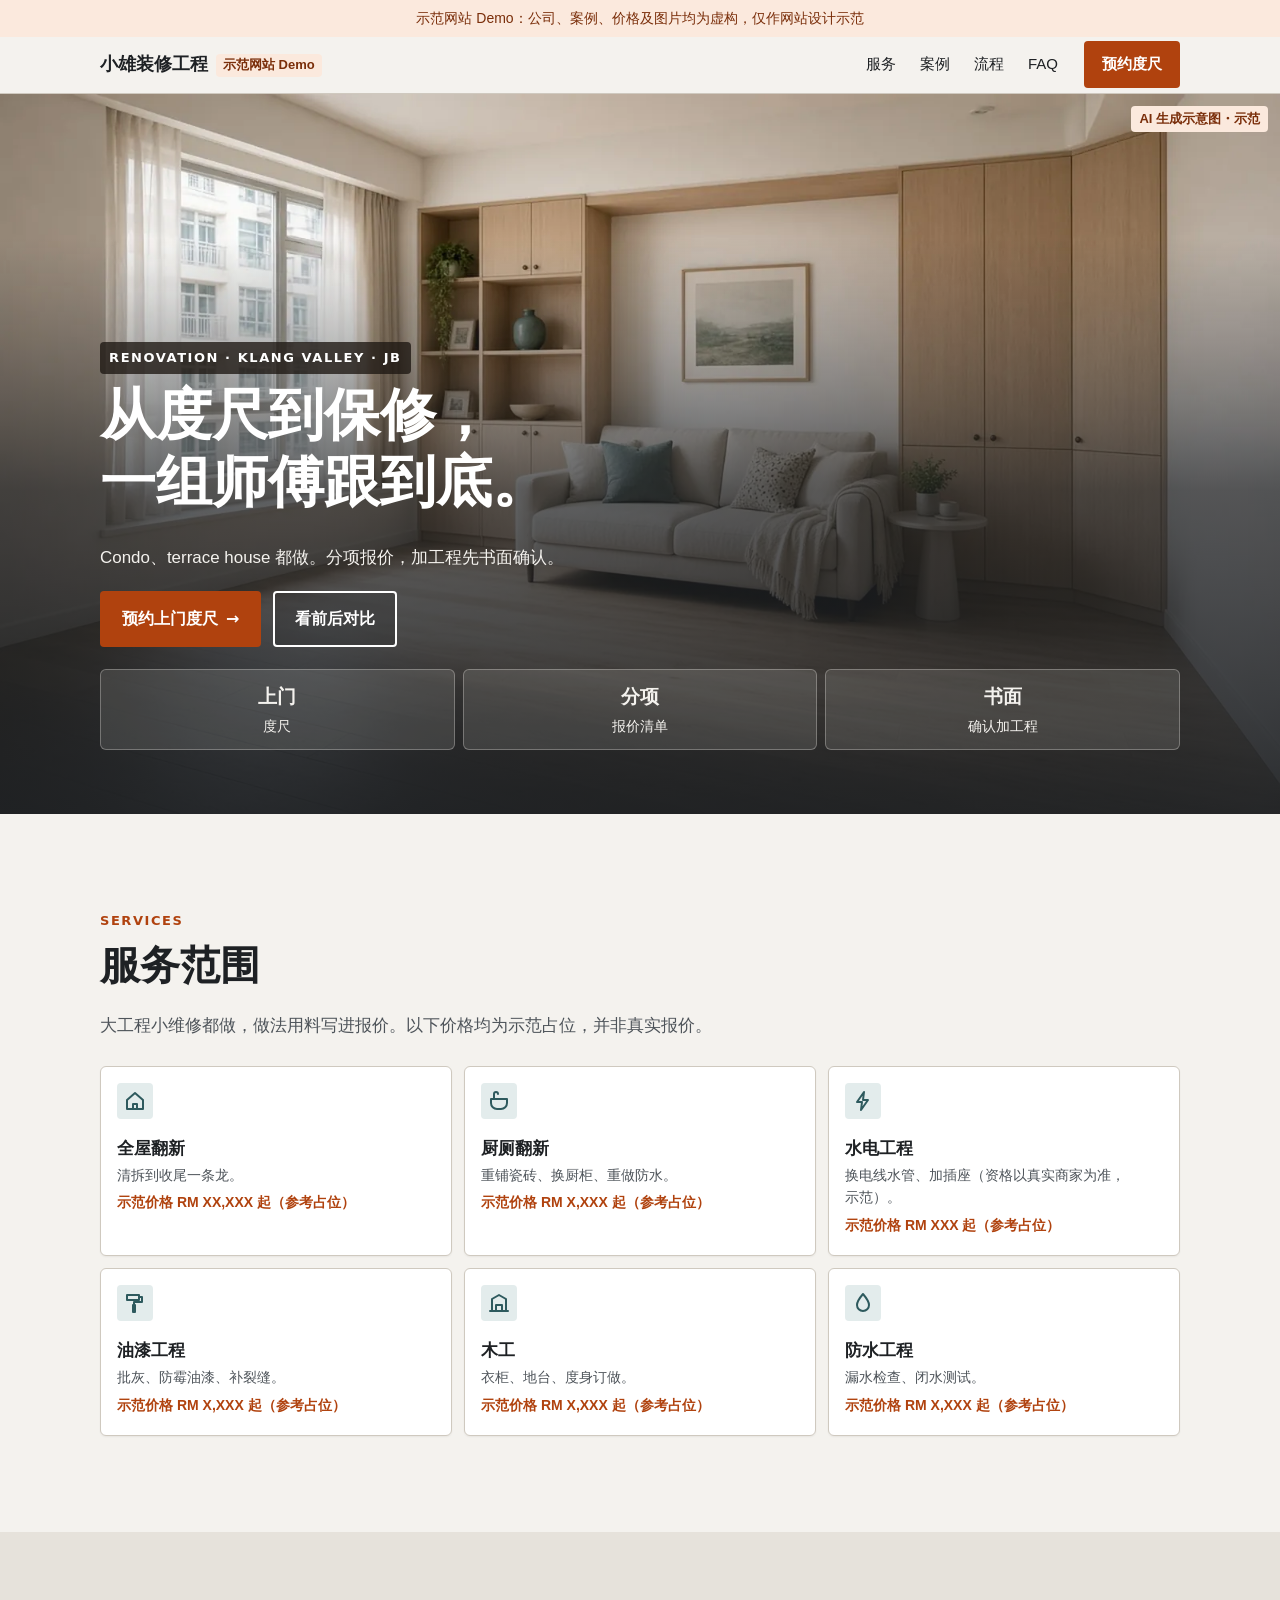
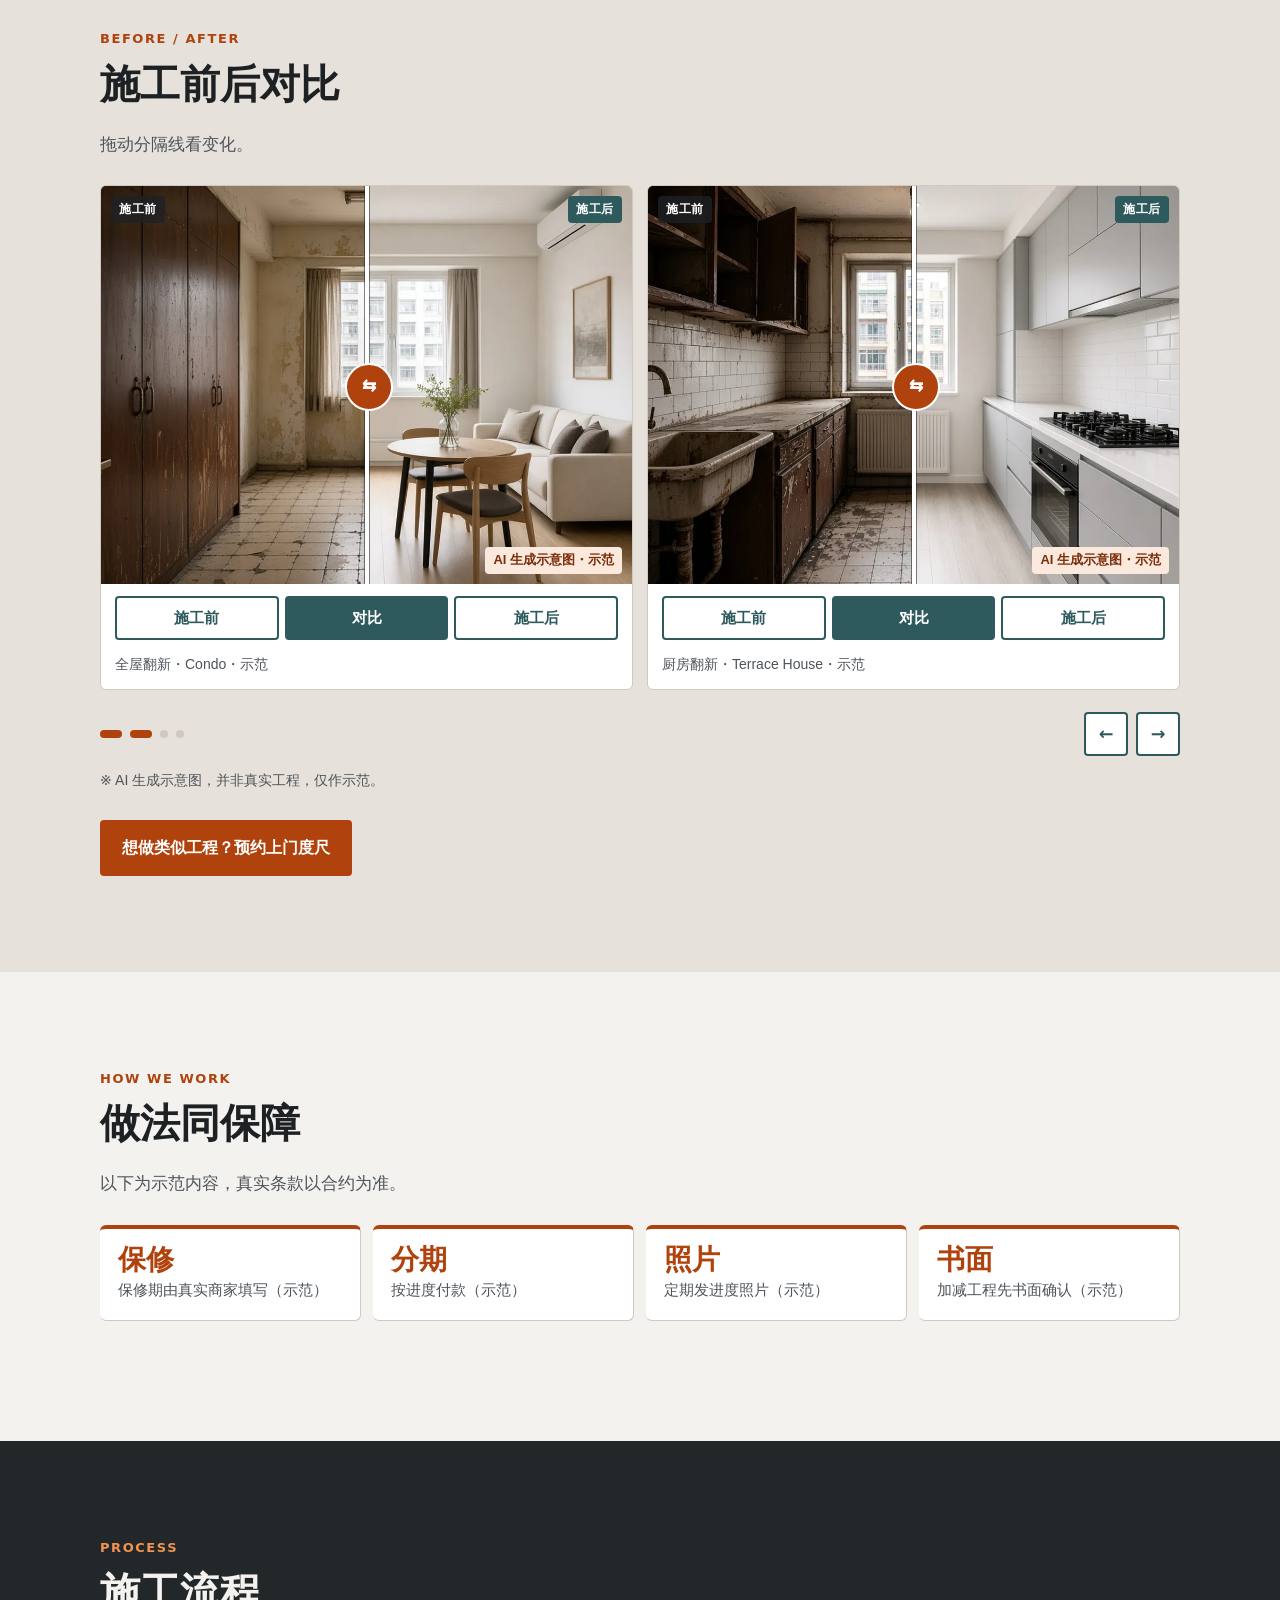
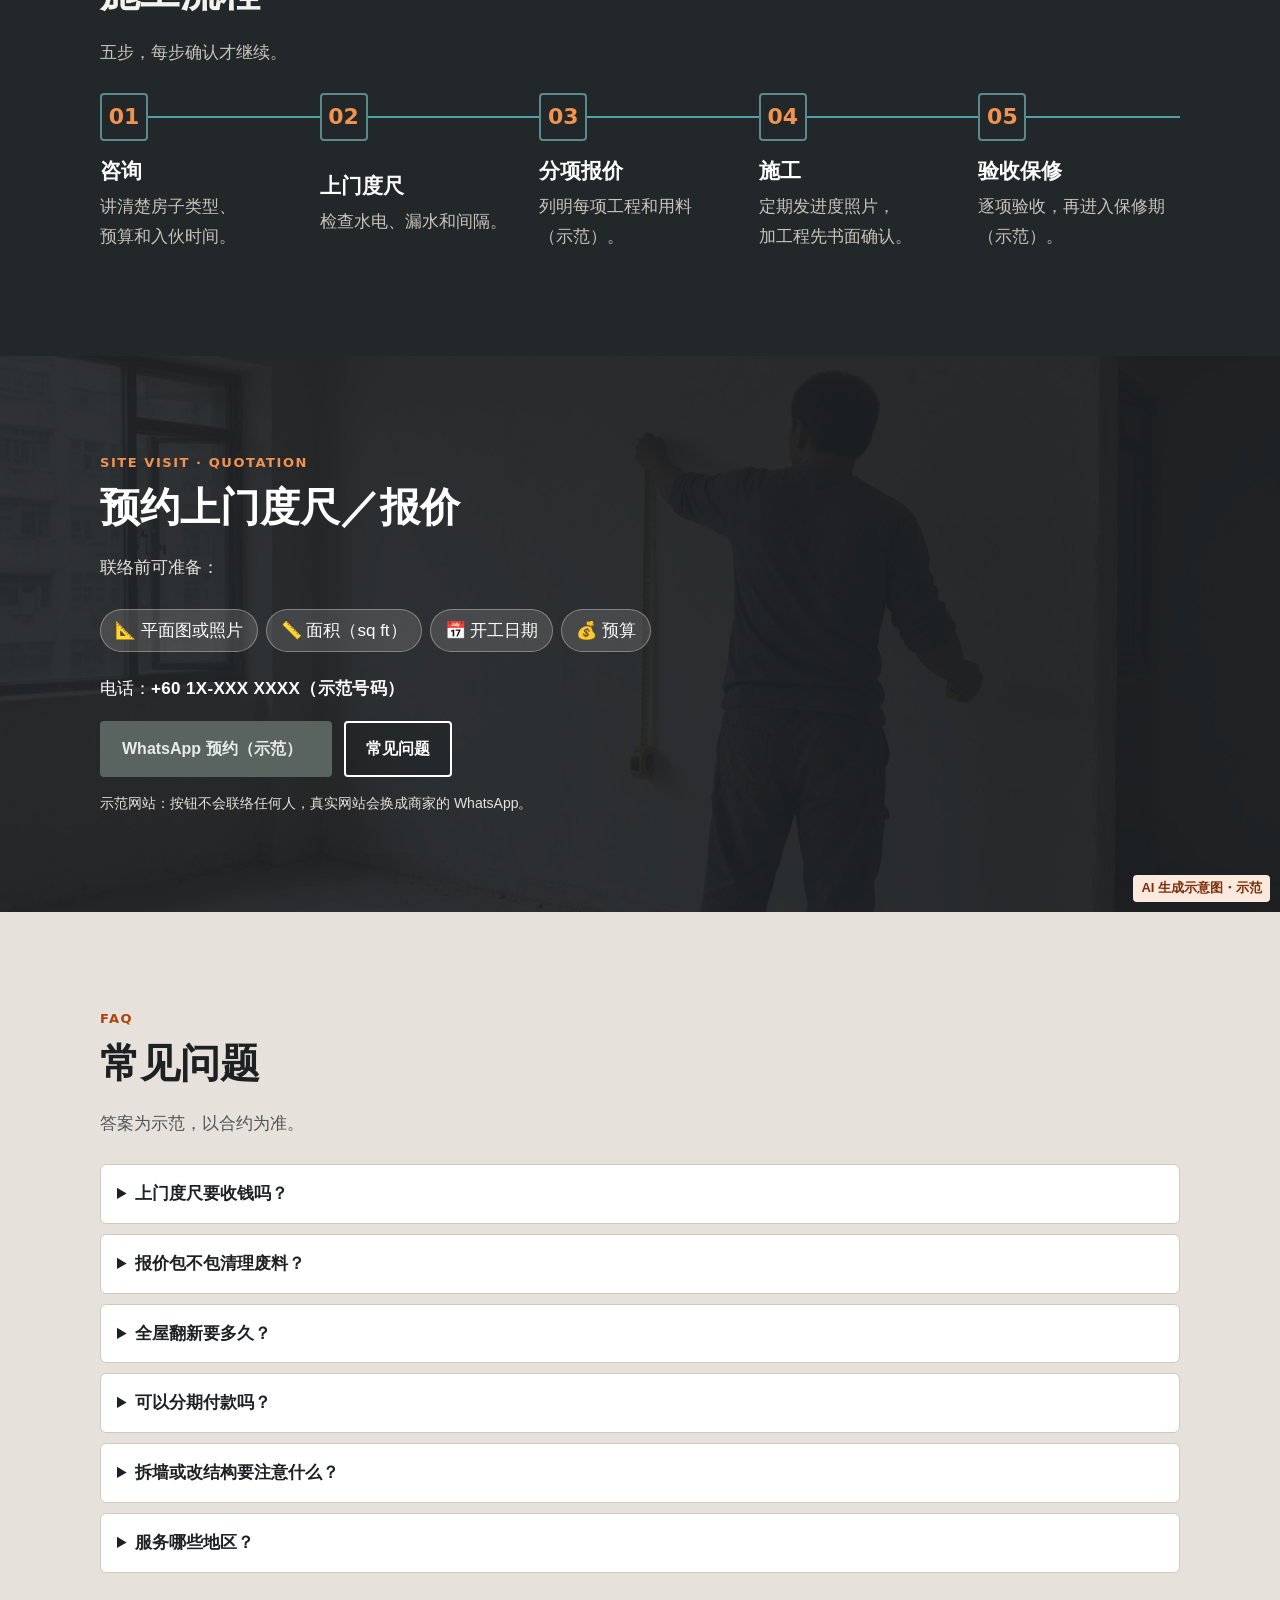
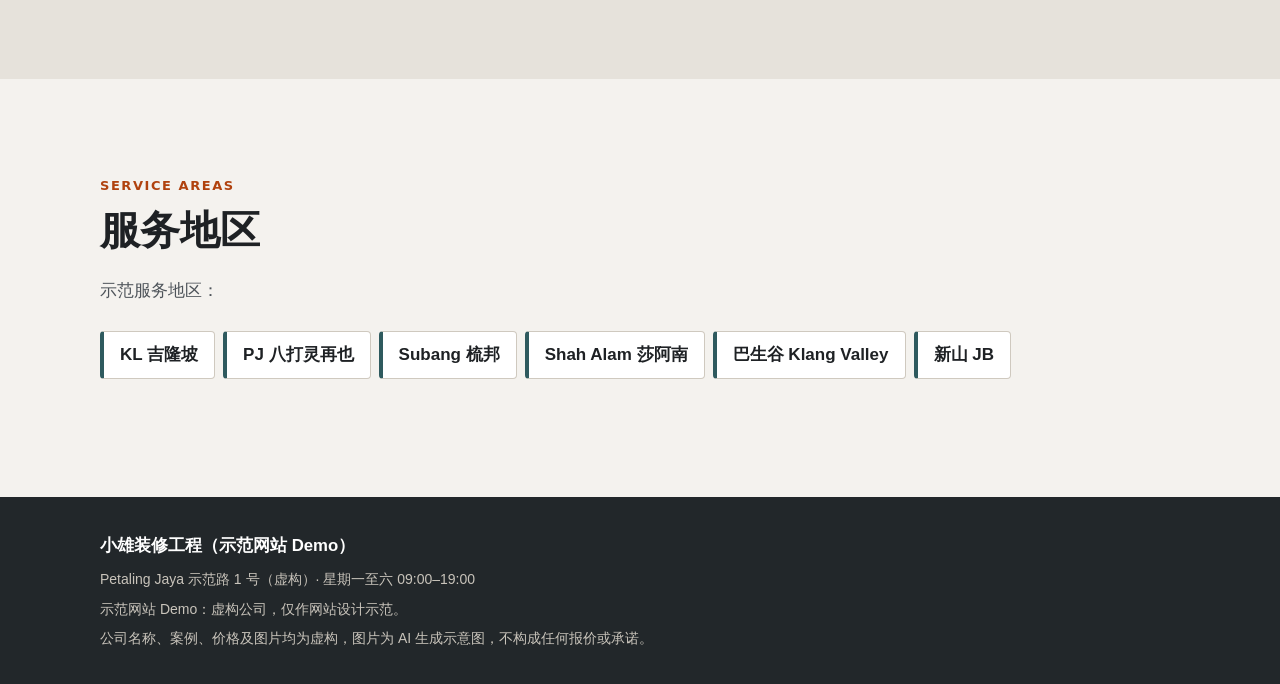
<file: renovation-my/index.html>
<!DOCTYPE html>
<html lang="zh-Hans-MY">
<head>
<meta charset="utf-8">
<meta name="format-detection" content="telephone=no">
<meta name="viewport" content="width=device-width,initial-scale=1,viewport-fit=cover">
<title>小雄装修工程示范网站</title>
<meta name="description" content="小雄装修工程（示范网站，虚构公司）：全屋翻新、厨厕翻新、水电、油漆、木工及防水，分项报价，服务巴生谷 Klang Valley 及新山 JB。">
<meta name="theme-color" content="#22272A">
<!-- canonical：上线时按正式网址填写 <link rel="canonical" href="..."> -->
<meta property="og:type" content="website">
<meta property="og:site_name" content="小雄装修工程（示范）">
<meta property="og:title" content="小雄装修工程｜全屋翻新、厨厕、水电、油漆、木工、防水（示范网站）">
<meta property="og:description" content="全屋翻新、厨厕、水电、油漆、木工及防水，分项报价，服务 KL、PJ、Subang、Shah Alam、JB。示范网站，公司为虚构。">
<meta property="og:image" content="https://limaking1028.github.io/demo-sites/renovation-my/assets/hero.jpg">
<meta property="og:locale" content="zh_MY">
<meta name="twitter:card" content="summary_large_image">
<link rel="icon" href="data:image/svg+xml,%3Csvg xmlns='http://www.w3.org/2000/svg' viewBox='0 0 32 32'%3E%3Crect width='32' height='32' rx='4' fill='%2322272A'/%3E%3Crect x='8' y='8' width='16' height='16' fill='%23B0420E'/%3E%3C/svg%3E">
<script type="application/ld+json">{"@context": "https://schema.org", "@type": "HomeAndConstructionBusiness", "name": "小雄装修工程（示范）", "alternateName": "Xiao Xiong Renovation (Demo)", "description": "全屋翻新、厨厕翻新、水电、油漆、木工及防水工程，分项报价（示范网站，公司为虚构）", "address": {"@type": "PostalAddress", "streetAddress": "示范路 1 号（虚构）", "addressLocality": "Petaling Jaya", "addressRegion": "Selangor", "addressCountry": "MY"}, "openingHours": "Mo-Sa 09:00-19:00", "areaServed": [{"@type": "City", "name": "Kuala Lumpur"}, {"@type": "City", "name": "Petaling Jaya"}, {"@type": "City", "name": "Subang Jaya"}, {"@type": "City", "name": "Shah Alam"}, {"@type": "City", "name": "Klang"}, {"@type": "City", "name": "Johor Bahru"}], "hasOfferCatalog": {"@type": "OfferCatalog", "name": "装修服务", "itemListElement": [{"@type": "Offer", "itemOffered": {"@type": "Service", "name": "全屋翻新"}}, {"@type": "Offer", "itemOffered": {"@type": "Service", "name": "厨厕翻新"}}, {"@type": "Offer", "itemOffered": {"@type": "Service", "name": "水电工程"}}, {"@type": "Offer", "itemOffered": {"@type": "Service", "name": "油漆工程"}}, {"@type": "Offer", "itemOffered": {"@type": "Service", "name": "木工"}}, {"@type": "Offer", "itemOffered": {"@type": "Service", "name": "防水工程"}}]}}</script>
<script type="application/ld+json">{"@context": "https://schema.org", "@type": "FAQPage", "mainEntity": [{"@type": "Question", "name": "上门度尺要收钱吗？", "acceptedAnswer": {"@type": "Answer", "text": "示范网站：收费方式由真实商家自行填写。"}}, {"@type": "Question", "name": "报价包不包清理废料？", "acceptedAnswer": {"@type": "Answer", "text": "示范：清拆及废料处理会逐项列明；管理处押金一般由屋主处理，以合约为准。"}}, {"@type": "Question", "name": "全屋翻新要多久？", "acceptedAnswer": {"@type": "Answer", "text": "视乎面积和工程范围，开工前会在报价中列明预计工期（示范）。"}}, {"@type": "Question", "name": "可以分期付款吗？", "acceptedAnswer": {"@type": "Answer", "text": "示范：可按工程进度分期，以合约为准。"}}, {"@type": "Question", "name": "拆墙或改结构要注意什么？", "acceptedAnswer": {"@type": "Answer", "text": "须由合资格专业人士评估，并按当地政府及管理层（JMB/MC）规定申请。"}}, {"@type": "Question", "name": "服务哪些地区？", "acceptedAnswer": {"@type": "Answer", "text": "示范：巴生谷 Klang Valley（KL、PJ、Subang、Shah Alam）及新山 JB。"}}]}</script>
<link rel="preload" as="image" href="assets/hero-m.webp" media="(max-width:767px)"><link rel="preload" as="image" href="assets/hero.webp" media="(min-width:768px)">
<link rel="stylesheet" href="style.css">
</head>
<body>
<div class="demo-bar">示范网站 Demo：公司、案例、价格及图片均为虚构，仅作网站设计示范</div>
<header class="top"><div class="wrap top-in"><a class="logo" href="#top">小雄装修工程<span class="demo-tag">示范网站 Demo</span></a><nav aria-label="页内导览"><a href="#services">服务</a><a href="#gallery">案例</a><a href="#process">流程</a><a href="#faq">FAQ</a></nav><a class="btn primary sm" href="#contact">预约度尺</a></div></header>
<section class="hero" id="top"><picture class="hero-bg"><source media="(max-width:767px)" type="image/webp" srcset="assets/hero-m.webp"><source media="(max-width:767px)" srcset="assets/hero-m.jpg"><source type="image/webp" srcset="assets/hero.webp"><img src="assets/hero.jpg" width="1600" height="900" alt="翻新完成的客厅（AI 生成示意图・示范）" fetchpriority="high" decoding="async"></picture><span class="ai hero-ai">AI 生成示意图・示范</span>
<div class="wrap hero-in"><p class="eyebrow">RENOVATION · KLANG VALLEY · JB</p>
<h1>从度尺到保修，<br>一组师傅跟到底。</h1>
<p class="lead">Condo、terrace house 都做。分项报价，加工程先书面确认。</p>
<div class="cta-row"><a class="btn primary" href="#contact">预约上门度尺 <span class="arr" aria-hidden="true">→</span></a><a class="btn ghost-lt" href="#gallery">看前后对比</a></div>
<ul class="promise" aria-label="服务方式（示范）"><li><b>上门</b>度尺</li><li><b>分项</b>报价清单</li><li><b>书面</b>确认加工程</li></ul>
</div></section>
<main>
<section id="services" class="sec"><div class="wrap"><p class="eyebrow">SERVICES</p><h2>服务范围</h2><p class="sec-lead">大工程小维修都做，做法用料写进报价。以下价格均为示范占位，并非真实报价。</p>
<ul class="svc"><li><svg class="ico" viewBox="0 0 24 24" aria-hidden="true"><path d="M4 11 12 4l8 7v9H4z"/><path d="M10 20v-5h4v5"/></svg><h3>全屋翻新</h3><p>清拆到收尾一条龙。</p><span class="price-ph">示范价格 RM XX,XXX 起（参考占位）</span></li><li><svg class="ico" viewBox="0 0 24 24" aria-hidden="true"><path d="M4 10h16v4a6 6 0 0 1-6 6h-4a6 6 0 0 1-6-6z"/><path d="M7 10V5a2 2 0 0 1 4 0"/></svg><h3>厨厕翻新</h3><p>重铺瓷砖、换厨柜、重做防水。</p><span class="price-ph">示范价格 RM X,XXX 起（参考占位）</span></li><li><svg class="ico" viewBox="0 0 24 24" aria-hidden="true"><path d="M13 3 6 13h5l-1 8 7-10h-5z"/></svg><h3>水电工程</h3><p>换电线水管、加插座（资格以真实商家为准，示范）。</p><span class="price-ph">示范价格 RM XXX 起（参考占位）</span></li><li><svg class="ico" viewBox="0 0 24 24" aria-hidden="true"><path d="M4 4h12v5H4z"/><path d="M16 6h3v5h-8v3"/><path d="M10 14h2v7h-2z"/></svg><h3>油漆工程</h3><p>批灰、防霉油漆、补裂缝。</p><span class="price-ph">示范价格 RM X,XXX 起（参考占位）</span></li><li><svg class="ico" viewBox="0 0 24 24" aria-hidden="true"><path d="M3 20h18"/><path d="M5 20V8l7-4 7 4v12"/><path d="M9 20v-6h6v6"/></svg><h3>木工</h3><p>衣柜、地台、度身订做。</p><span class="price-ph">示范价格 RM X,XXX 起（参考占位）</span></li><li><svg class="ico" viewBox="0 0 24 24" aria-hidden="true"><path d="M12 3s6 7 6 11a6 6 0 0 1-12 0c0-4 6-11 6-11z"/></svg><h3>防水工程</h3><p>漏水检查、闭水测试。</p><span class="price-ph">示范价格 RM X,XXX 起（参考占位）</span></li></ul></div></section>
<section id="gallery" class="sec alt"><div class="wrap"><p class="eyebrow">BEFORE / AFTER</p><h2>施工前后对比</h2><p class="sec-lead">拖动分隔线看变化。</p>
<div class="ba-list" role="list" aria-label="四组施工前后对比（示范）"><article class="ba" role="listitem" aria-label="客饭厅施工前后对比（示范）"><div class="cmp" style="--pos:50%"><picture><source type="image/webp" srcset="assets/living-after.webp"><img src="assets/living-after.jpg" width="1000" height="750" alt="施工后：白墙、木地板、嵌墙柜（AI 生成示意图・示范）" loading="lazy" decoding="async"></picture><picture class="before"><source type="image/webp" srcset="assets/living-before.webp"><img src="assets/living-before.jpg" width="1000" height="750" alt="施工前：旧墙剥落、旧地砖（AI 生成示意图・示范）" loading="lazy" decoding="async"></picture><span class="lb l" aria-hidden="true">施工前</span><span class="lb r" aria-hidden="true">施工后</span><span class="ai">AI 生成示意图・示范</span><input class="slide" type="range" min="0" max="100" value="50" aria-label="拖动比较施工前后：客饭厅（示范）"><span class="knob" aria-hidden="true"></span></div><div class="tog" role="group" aria-label="切换显示：客饭厅（示范）"><button type="button" data-v="100" aria-pressed="false">施工前</button><button type="button" data-v="50" aria-pressed="true">对比</button><button type="button" data-v="0" aria-pressed="false">施工后</button></div><p class="ba-tag">全屋翻新・Condo・示范</p></article><article class="ba" role="listitem" aria-label="厨房施工前后对比（示范）"><div class="cmp" style="--pos:50%"><picture><source type="image/webp" srcset="assets/kitchen-after.webp"><img src="assets/kitchen-after.jpg" width="1000" height="750" alt="施工后：灰色吊柜、白色墙砖（AI 生成示意图・示范）" loading="lazy" decoding="async"></picture><picture class="before"><source type="image/webp" srcset="assets/kitchen-before.webp"><img src="assets/kitchen-before.jpg" width="1000" height="750" alt="施工前：旧砖发黄、旧柜（AI 生成示意图・示范）" loading="lazy" decoding="async"></picture><span class="lb l" aria-hidden="true">施工前</span><span class="lb r" aria-hidden="true">施工后</span><span class="ai">AI 生成示意图・示范</span><input class="slide" type="range" min="0" max="100" value="50" aria-label="拖动比较施工前后：厨房（示范）"><span class="knob" aria-hidden="true"></span></div><div class="tog" role="group" aria-label="切换显示：厨房（示范）"><button type="button" data-v="100" aria-pressed="false">施工前</button><button type="button" data-v="50" aria-pressed="true">对比</button><button type="button" data-v="0" aria-pressed="false">施工后</button></div><p class="ba-tag">厨房翻新・Terrace House・示范</p></article><article class="ba" role="listitem" aria-label="浴室施工前后对比（示范）"><div class="cmp" style="--pos:50%"><picture><source type="image/webp" srcset="assets/bath-after.webp"><img src="assets/bath-after.jpg" width="1000" height="750" alt="施工后：灰色大砖、玻璃淋浴间（AI 生成示意图・示范）" loading="lazy" decoding="async"></picture><picture class="before"><source type="image/webp" srcset="assets/bath-before.webp"><img src="assets/bath-before.jpg" width="1000" height="750" alt="施工前：填缝发霉、裂砖（AI 生成示意图・示范）" loading="lazy" decoding="async"></picture><span class="lb l" aria-hidden="true">施工前</span><span class="lb r" aria-hidden="true">施工后</span><span class="ai">AI 生成示意图・示范</span><input class="slide" type="range" min="0" max="100" value="50" aria-label="拖动比较施工前后：浴室（示范）"><span class="knob" aria-hidden="true"></span></div><div class="tog" role="group" aria-label="切换显示：浴室（示范）"><button type="button" data-v="100" aria-pressed="false">施工前</button><button type="button" data-v="50" aria-pressed="true">对比</button><button type="button" data-v="0" aria-pressed="false">施工后</button></div><p class="ba-tag">浴室及防水・Apartment・示范</p></article><article class="ba" role="listitem" aria-label="睡房施工前后对比（示范）"><div class="cmp" style="--pos:50%"><picture><source type="image/webp" srcset="assets/bedroom-after.webp"><img src="assets/bedroom-after.jpg" width="1000" height="750" alt="施工后：嵌墙衣柜、地台床（AI 生成示意图・示范）" loading="lazy" decoding="async"></picture><picture class="before"><source type="image/webp" srcset="assets/bedroom-before.webp"><img src="assets/bedroom-before.jpg" width="1000" height="750" alt="施工前：墙身剥落、空房（AI 生成示意图・示范）" loading="lazy" decoding="async"></picture><span class="lb l" aria-hidden="true">施工前</span><span class="lb r" aria-hidden="true">施工后</span><span class="ai">AI 生成示意图・示范</span><input class="slide" type="range" min="0" max="100" value="50" aria-label="拖动比较施工前后：睡房（示范）"><span class="knob" aria-hidden="true"></span></div><div class="tog" role="group" aria-label="切换显示：睡房（示范）"><button type="button" data-v="100" aria-pressed="false">施工前</button><button type="button" data-v="50" aria-pressed="true">对比</button><button type="button" data-v="0" aria-pressed="false">施工后</button></div><p class="ba-tag">木工油漆・Condo 睡房・示范</p></article></div>
<div class="ba-nav"><span class="dots" aria-hidden="true"><i class="on"></i><i></i><i></i><i></i></span><span class="ba-btns"><button type="button" class="pv" aria-label="上一个案例">←</button><button type="button" class="nx" aria-label="下一个案例">→</button></span></div>
<p class="note">※ AI 生成示意图，并非真实工程，仅作示范。</p>
<p class="sec-cta"><a class="btn primary" href="#contact">想做类似工程？预约上门度尺</a></p></div></section>
<section id="trust" class="sec"><div class="wrap"><p class="eyebrow">HOW WE WORK</p><h2>做法同保障</h2><p class="sec-lead">以下为示范内容，真实条款以合约为准。</p>
<ul class="trust"><li><b class="big sm">保修</b><span>保修期由真实商家填写（示范）</span></li><li><b class="big sm">分期</b><span>按进度付款（示范）</span></li><li><b class="big sm">照片</b><span>定期发进度照片（示范）</span></li><li><b class="big sm">书面</b><span>加减工程先书面确认（示范）</span></li></ul></div></section>
<section id="process" class="sec night"><div class="wrap"><p class="eyebrow">PROCESS</p><h2>施工流程</h2><p class="sec-lead">五步，每步确认才继续。</p>
<ol class="steps"><li><span class="no">01</span><div><h3>咨询</h3><p>讲清楚房子类型、预算和入伙时间。</p></div></li><li><span class="no">02</span><div><h3>上门度尺</h3><p>检查水电、漏水和间隔。</p></div></li><li><span class="no">03</span><div><h3>分项报价</h3><p>列明每项工程和用料（示范）。</p></div></li><li><span class="no">04</span><div><h3>施工</h3><p>定期发进度照片，加工程先书面确认。</p></div></li><li><span class="no">05</span><div><h3>验收保修</h3><p>逐项验收，再进入保修期（示范）。</p></div></li></ol></div></section>
<section id="contact" class="sec cta-sec"><picture class="cta-bg"><source type="image/webp" srcset="assets/c1.webp"><img src="assets/c1.jpg" width="1600" height="900" alt="" loading="lazy" decoding="async"></picture><span class="ai">AI 生成示意图・示范</span><div class="wrap"><p class="eyebrow">SITE VISIT · QUOTATION</p><h2>预约上门度尺／报价</h2><p class="sec-lead">联络前可准备：</p>
<ul class="chips"><li>📐 平面图或照片</li><li>📏 面积（sq ft）</li><li>📅 开工日期</li><li>💰 预算</li></ul>
<p>电话：<span class="demo-phone">+60 1X-XXX XXXX（示范号码）</span></p>
<div class="cta-row"><a class="btn wa-demo" href="#contact" aria-disabled="true" title="示范按钮，不会打开 WhatsApp">WhatsApp 预约（示范）</a><a class="btn ghost-lt" href="#faq">常见问题</a></div>
<p class="fine">示范网站：按钮不会联络任何人，真实网站会换成商家的 WhatsApp。</p></div></section>
<section id="faq" class="sec alt"><div class="wrap"><p class="eyebrow">FAQ</p><h2>常见问题</h2><p class="sec-lead">答案为示范，以合约为准。</p><details><summary>上门度尺要收钱吗？</summary><p>示范网站：收费方式由真实商家自行填写。</p></details><details><summary>报价包不包清理废料？</summary><p>示范：清拆及废料处理会逐项列明；管理处押金一般由屋主处理，以合约为准。</p></details><details><summary>全屋翻新要多久？</summary><p>视乎面积和工程范围，开工前会在报价中列明预计工期（示范）。</p></details><details><summary>可以分期付款吗？</summary><p>示范：可按工程进度分期，以合约为准。</p></details><details><summary>拆墙或改结构要注意什么？</summary><p>须由合资格专业人士评估，并按当地政府及管理层（JMB/MC）规定申请。</p></details><details><summary>服务哪些地区？</summary><p>示范：巴生谷 Klang Valley（KL、PJ、Subang、Shah Alam）及新山 JB。</p></details></div></section>
<section id="areas" class="sec"><div class="wrap"><p class="eyebrow">SERVICE AREAS</p><h2>服务地区</h2><p class="sec-lead">示范服务地区：</p><ul class="chips area"><li>KL 吉隆坡</li><li>PJ 八打灵再也</li><li>Subang 梳邦</li><li>Shah Alam 莎阿南</li><li>巴生谷 Klang Valley</li><li>新山 JB</li></ul></div></section>
</main>
<footer><div class="wrap"><p class="f-name">小雄装修工程（示范网站 Demo）</p><p>Petaling Jaya 示范路 1 号（虚构）· 星期一至六 09:00–19:00</p><p class="f-demo">示范网站 Demo：虚构公司，仅作网站设计示范。</p><p class="f-dis">公司名称、案例、价格及图片均为虚构，图片为 AI 生成示意图，不构成任何报价或承诺。</p></div></footer>
<div class="mbar" role="navigation" aria-label="快速联络"><a class="m1" href="#services">看服务</a><a class="m2" href="#contact">WhatsApp 预约（示范）</a></div>
<script>
document.querySelectorAll(".ba").forEach(function(a){var c=a.querySelector(".cmp"),r=a.querySelector(".slide"),bs=a.querySelectorAll(".tog button"),drag=null,tp=null,px=null,raf=0;
function set(v,fromBtn){v=Math.max(0,Math.min(100,Math.round(v)));r.value=v;c.style.setProperty("--pos",v+"%");var m=v>=100?"before":v<=0?"after":"cmp";c.setAttribute("data-mode",m);bs.forEach(function(b){var on=fromBtn?b===fromBtn:(m=="before"?b.dataset.v=="100":m=="after"?b.dataset.v=="0":b.dataset.v=="50");b.setAttribute("aria-pressed",on?"true":"false")})}
function at(x){var b=c.getBoundingClientRect();return (x-b.left)/b.width*100}
function sched(x){px=x;if(!raf)raf=requestAnimationFrame(function(){raf=0;if(px!==null)set(at(px))})}
r.addEventListener("input",function(){set(r.value)});
bs.forEach(function(b){b.addEventListener("click",function(){set(+b.dataset.v,b)})});
function start(e){drag=e.pointerId;tp=null;try{c.setPointerCapture(e.pointerId)}catch(x){}c.classList.add("dragging");sched(e.clientX)}
c.addEventListener("pointerdown",function(e){if(e.pointerType=="mouse"){if(e.button!==0)return;start(e);r.focus({preventScroll:true});e.preventDefault()}else if(drag===null){tp={id:e.pointerId,x:e.clientX,y:e.clientY}}});
c.addEventListener("pointermove",function(e){if(drag===e.pointerId){e.preventDefault();sched(e.clientX);return}if(tp&&tp.id===e.pointerId){var dx=Math.abs(e.clientX-tp.x),dy=Math.abs(e.clientY-tp.y);if(dx<4&&dy<4)return;if(dx>=dy){e.preventDefault();start(e)}else{tp=null}}});
function end(e){if(tp&&tp.id===e.pointerId){if(e.type=="pointerup")set(at(e.clientX));tp=null}if(drag===e.pointerId){drag=null;c.classList.remove("dragging");try{c.releasePointerCapture(e.pointerId)}catch(x){}}}
c.addEventListener("pointerup",end);c.addEventListener("pointercancel",end);c.addEventListener("lostpointercapture",function(e){if(e.target===c)end(e)});
c.addEventListener("dragstart",function(e){e.preventDefault()});
set(50)});
(function(){var l=document.querySelector(".ba-list"),d=document.querySelectorAll(".dots i");function w(){return l.querySelector(".ba").offsetWidth+14}function go(x){l.scrollBy({left:x*w(),behavior:matchMedia("(prefers-reduced-motion: reduce)").matches?"auto":"smooth"})}document.querySelector(".pv").addEventListener("click",function(){go(-1)});document.querySelector(".nx").addEventListener("click",function(){go(1)});function upd(){var n=d.length,ww=w(),v=Math.max(1,Math.min(n,Math.floor((l.clientWidth+14)/ww+0.05))),mx=l.scrollWidth-l.clientWidth,i=Math.round(l.scrollLeft/ww);if(mx>0&&l.scrollLeft>=mx-4)i=n-v;i=Math.max(0,Math.min(n-v,i));d.forEach(function(e,j){e.classList.toggle("on",j>=i&&j<i+v)})}l.addEventListener("scroll",upd,{passive:true});addEventListener("resize",upd);upd()})();
</script>
</body></html>
</file>
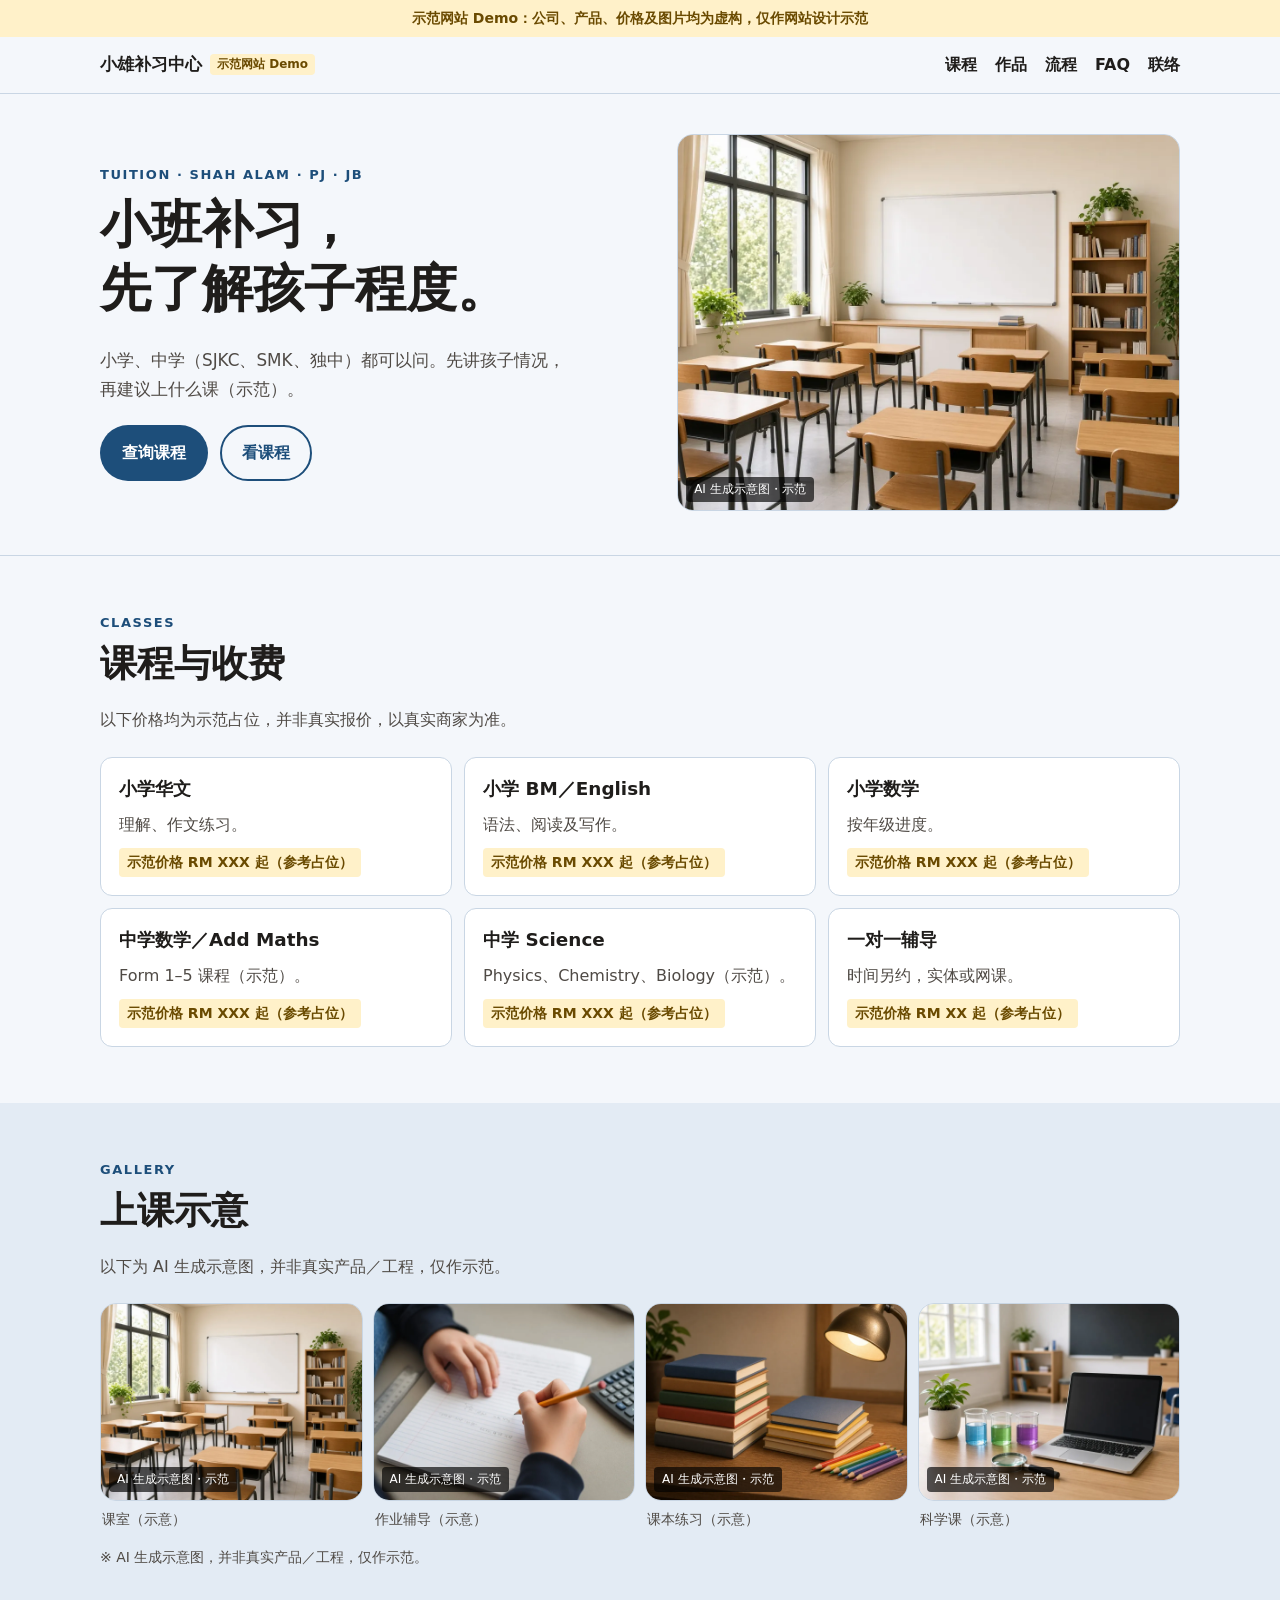
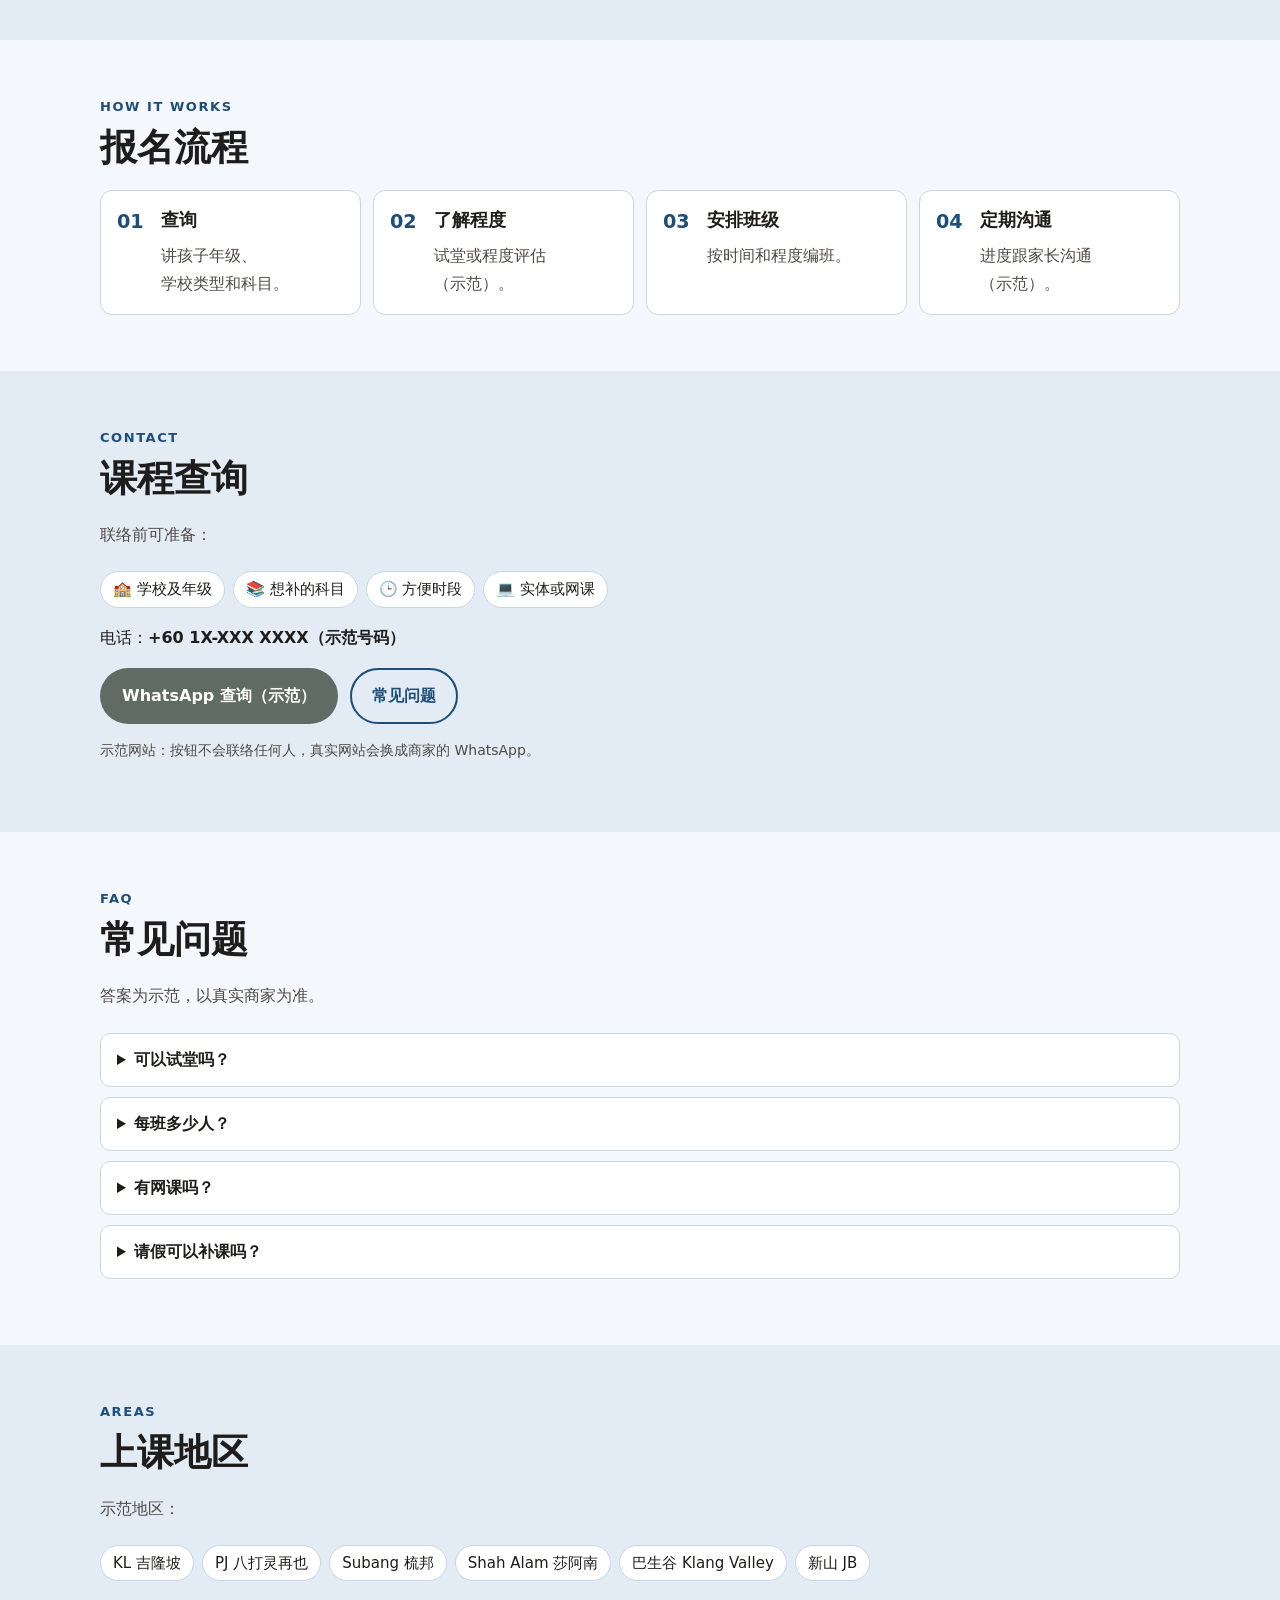
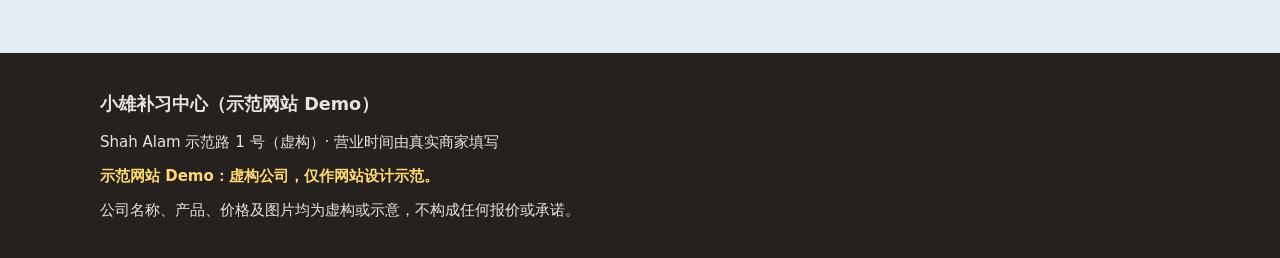
<file: tutor-my/index.html>
<!DOCTYPE html>
<html lang="zh-Hans-MY">
<head>
<meta charset="utf-8">
<meta name="format-detection" content="telephone=no">
<meta name="viewport" content="width=device-width,initial-scale=1,viewport-fit=cover">
<title>小雄补习中心｜小学、中学补习，华文、BM、English、数学、科学（示范网站 Demo）</title>
<meta name="description" content="小雄补习中心（示范网站，虚构公司）：小学及中学补习：华文、BM、English、数学、科学，实体或网课，服务巴生谷 Klang Valley 及新山 JB。">
<meta name="theme-color" content="#1D4E7A">
<link rel="canonical" href="https://limaking1028.github.io/demo-sites/tutor-my/">
<meta property="og:type" content="website">
<meta property="og:site_name" content="小雄补习中心（示范）">
<meta property="og:title" content="小雄补习中心｜小学、中学补习，华文、BM、English、数学、科学（示范网站）">
<meta property="og:description" content="小学及中学补习：华文、BM、English、数学、科学，实体或网课。示范网站，公司为虚构。">
<meta property="og:image" content="https://limaking1028.github.io/demo-sites/tutor-my/assets/og.jpg">
<meta property="og:url" content="https://limaking1028.github.io/demo-sites/tutor-my/">
<meta property="og:locale" content="zh_MY">
<meta name="twitter:card" content="summary_large_image">
<link rel="icon" href="data:image/svg+xml,%3Csvg xmlns='http://www.w3.org/2000/svg' viewBox='0 0 32 32'%3E%3Crect width='32' height='32' rx='8' fill='%231D4E7A'/%3E%3C/svg%3E">
<script type="application/ld+json">{"@context": "https://schema.org", "@type": "EducationalOrganization", "name": "小雄补习中心（示范）", "alternateName": "Xiao Xiong Tuition Centre (Demo)", "description": "小学及中学补习：华文、BM、English、数学、科学，实体或网课（示范网站，公司为虚构）", "address": {"@type": "PostalAddress", "streetAddress": "示范路 1 号（虚构）", "addressLocality": "Shah Alam", "addressRegion": "Selangor", "addressCountry": "MY"}, "areaServed": [{"@type": "City", "name": "Kuala Lumpur"}, {"@type": "City", "name": "Petaling Jaya"}, {"@type": "City", "name": "Subang Jaya"}, {"@type": "City", "name": "Shah Alam"}, {"@type": "City", "name": "Johor Bahru"}], "hasOfferCatalog": {"@type": "OfferCatalog", "name": "课程与收费", "itemListElement": [{"@type": "Offer", "itemOffered": {"@type": "Service", "name": "小学华文"}}, {"@type": "Offer", "itemOffered": {"@type": "Service", "name": "小学 BM／English"}}, {"@type": "Offer", "itemOffered": {"@type": "Service", "name": "小学数学"}}, {"@type": "Offer", "itemOffered": {"@type": "Service", "name": "中学数学／Add Maths"}}, {"@type": "Offer", "itemOffered": {"@type": "Service", "name": "中学 Science"}}, {"@type": "Offer", "itemOffered": {"@type": "Service", "name": "一对一辅导"}}]}}</script>
<script type="application/ld+json">{"@context": "https://schema.org", "@type": "FAQPage", "mainEntity": [{"@type": "Question", "name": "可以试堂吗？", "acceptedAnswer": {"@type": "Answer", "text": "示范：试堂安排由真实中心填写。"}}, {"@type": "Question", "name": "每班多少人？", "acceptedAnswer": {"@type": "Answer", "text": "示范：班级人数由中心公布。"}}, {"@type": "Question", "name": "有网课吗？", "acceptedAnswer": {"@type": "Answer", "text": "示范：可实体或网课，以中心安排为准。"}}, {"@type": "Question", "name": "请假可以补课吗？", "acceptedAnswer": {"@type": "Answer", "text": "示范：补课规则以中心为准。"}}]}</script>
<link rel="stylesheet" href="style.css">
</head>
<body>
<div class="demo-bar">示范网站 Demo：公司、产品、价格及图片均为虚构，仅作网站设计示范</div>
<header class="top"><div class="wrap top-in"><a class="logo" href="#top">小雄补习中心<span class="demo-tag">示范网站 Demo</span></a><nav aria-label="页内导览"><a href="#services">课程</a><a href="#gallery">作品</a><a href="#process">流程</a><a href="#faq">FAQ</a><a href="#contact">联络</a></nav></div></header>
<section class="hero" id="top"><div class="wrap hero-grid"><div><p class="eyebrow">TUITION · SHAH ALAM · PJ · JB</p>
<h1>小班补习，<br>先了解孩子程度。</h1>
<p class="lead">小学、中学（SJKC、SMK、独中）都可以问。先讲孩子情况，再建议上什么课（示范）。</p>
<div class="cta-row"><a class="btn primary" href="#contact">查询课程</a><a class="btn ghost" href="#services">看课程</a></div></div>
<figure class="fig"><picture><source type="image/webp" srcset="assets/hero.webp"><img src="assets/hero.jpg" width="1024" height="768" alt="明亮的补习课室（AI 生成示意图・示范）" fetchpriority="high" decoding="async"></picture><span class="lbl">AI 生成示意图・示范</span></figure></div></section>
<main>
<section id="services" class="sec"><div class="wrap"><p class="eyebrow">CLASSES</p><h2>课程与收费</h2><p class="sec-lead">以下价格均为示范占位，并非真实报价，以真实商家为准。</p><ul class="svc"><li><h3>小学华文</h3><p>理解、作文练习。</p><span class="price-ph">示范价格 RM XXX 起（参考占位）</span></li><li><h3>小学 BM／English</h3><p>语法、阅读及写作。</p><span class="price-ph">示范价格 RM XXX 起（参考占位）</span></li><li><h3>小学数学</h3><p>按年级进度。</p><span class="price-ph">示范价格 RM XXX 起（参考占位）</span></li><li><h3>中学数学／Add Maths</h3><p>Form 1–5 课程（示范）。</p><span class="price-ph">示范价格 RM XXX 起（参考占位）</span></li><li><h3>中学 Science</h3><p>Physics、Chemistry、Biology（示范）。</p><span class="price-ph">示范价格 RM XXX 起（参考占位）</span></li><li><h3>一对一辅导</h3><p>时间另约，实体或网课。</p><span class="price-ph">示范价格 RM XX 起（参考占位）</span></li></ul></div></section>
<section id="gallery" class="sec alt"><div class="wrap"><p class="eyebrow">GALLERY</p><h2>上课示意</h2><p class="sec-lead">以下为 AI 生成示意图，并非真实产品／工程，仅作示范。</p><div class="gal"><div><figure class="fig"><picture><source type="image/webp" srcset="assets/hero.webp"><img src="assets/hero.jpg" width="1024" height="768" alt="明亮的补习课室（AI 生成示意图・示范）" loading="lazy" decoding="async"></picture><span class="lbl">AI 生成示意图・示范</span></figure><figcaption>课室（示意）</figcaption></div><div><figure class="fig"><picture><source type="image/webp" srcset="assets/writing.webp"><img src="assets/writing.jpg" width="1024" height="768" alt="学生写练习簿（AI 生成示意图・示范）" loading="lazy" decoding="async"></picture><span class="lbl">AI 生成示意图・示范</span></figure><figcaption>作业辅导（示意）</figcaption></div><div><figure class="fig"><picture><source type="image/webp" srcset="assets/books.webp"><img src="assets/books.jpg" width="1024" height="768" alt="书本与彩色铅笔（AI 生成示意图・示范）" loading="lazy" decoding="async"></picture><span class="lbl">AI 生成示意图・示范</span></figure><figcaption>课本练习（示意）</figcaption></div><div><figure class="fig"><picture><source type="image/webp" srcset="assets/science.webp"><img src="assets/science.jpg" width="1024" height="768" alt="科学课教具（AI 生成示意图・示范）" loading="lazy" decoding="async"></picture><span class="lbl">AI 生成示意图・示范</span></figure><figcaption>科学课（示意）</figcaption></div></div><p class="fine">※ AI 生成示意图，并非真实产品／工程，仅作示范。</p></div></section>
<section id="process" class="sec"><div class="wrap"><p class="eyebrow">HOW IT WORKS</p><h2>报名流程</h2><ol class="steps"><li><h3>查询</h3><p>讲孩子年级、学校类型和科目。</p></li><li><h3>了解程度</h3><p>试堂或程度评估（示范）。</p></li><li><h3>安排班级</h3><p>按时间和程度编班。</p></li><li><h3>定期沟通</h3><p>进度跟家长沟通（示范）。</p></li></ol></div></section>
<section id="contact" class="sec alt"><div class="wrap"><p class="eyebrow">CONTACT</p><h2>课程查询</h2><p class="sec-lead">联络前可准备：</p><ul class="chips"><li>🏫 学校及年级</li><li>📚 想补的科目</li><li>🕒 方便时段</li><li>💻 实体或网课</li></ul>
<p>电话：<span class="demo-phone">+60 1X-XXX XXXX（示范号码）</span></p>
<div class="cta-row"><a class="btn wa-demo" href="#contact" aria-disabled="true" title="示范按钮，不会打开 WhatsApp">WhatsApp 查询（示范）</a><a class="btn ghost" href="#faq">常见问题</a></div>
<p class="fine">示范网站：按钮不会联络任何人，真实网站会换成商家的 WhatsApp。</p></div></section>
<section id="faq" class="sec"><div class="wrap"><p class="eyebrow">FAQ</p><h2>常见问题</h2><p class="sec-lead">答案为示范，以真实商家为准。</p><details><summary>可以试堂吗？</summary><p>示范：试堂安排由真实中心填写。</p></details><details><summary>每班多少人？</summary><p>示范：班级人数由中心公布。</p></details><details><summary>有网课吗？</summary><p>示范：可实体或网课，以中心安排为准。</p></details><details><summary>请假可以补课吗？</summary><p>示范：补课规则以中心为准。</p></details></div></section>
<section id="areas" class="sec alt"><div class="wrap"><p class="eyebrow">AREAS</p><h2>上课地区</h2><p class="sec-lead">示范地区：</p><ul class="chips"><li>KL 吉隆坡</li><li>PJ 八打灵再也</li><li>Subang 梳邦</li><li>Shah Alam 莎阿南</li><li>巴生谷 Klang Valley</li><li>新山 JB</li></ul></div></section>
</main>
<footer><div class="wrap"><p class="f-name">小雄补习中心（示范网站 Demo）</p><p>Shah Alam 示范路 1 号（虚构）· 营业时间由真实商家填写</p><p class="f-demo">示范网站 Demo：虚构公司，仅作网站设计示范。</p><p>公司名称、产品、价格及图片均为虚构或示意，不构成任何报价或承诺。</p></div></footer>
<div class="mbar" role="navigation" aria-label="快速联络"><a class="m1" href="#services">看课程</a><a class="m2" href="#contact">WhatsApp 查询（示范）</a></div>
</body></html>
</file>
<file: aircon-my/style.css>
:root{--bg:#F3F8FA;--card:#fff;--alt:#E2EEF3;--ink:#1F1D1B;--muted:#4F4A45;--line:#C8DCE5;--acc:#2A87A8;--acc-dk:#16586F;--tag-bg:#FFF1C9;--tag-ink:#6A4A00;--font:"PingFang SC","Hiragino Sans GB","Microsoft YaHei","Noto Sans CJK SC","Noto Sans SC",system-ui,sans-serif;--mbar:56px}
*{box-sizing:border-box}html{scroll-behavior:smooth;-webkit-text-size-adjust:100%;scroll-padding-top:64px}
body{margin:0;font-family:var(--font);font-size:16px;color:var(--ink);background:var(--bg);line-height:1.75;overflow-x:hidden;word-break:keep-all;overflow-wrap:anywhere;padding-bottom:calc(var(--mbar) + env(safe-area-inset-bottom))}
img,svg{max-width:100%;height:auto;display:block}a{color:var(--acc-dk)}
a:focus-visible,summary:focus-visible{outline:3px solid var(--acc-dk);outline-offset:2px}
h1,h2,h3{margin:0 0 .5em}h1{font-size:clamp(1.8rem,1.2rem + 3vw,3.2rem);line-height:1.25;font-weight:900}h2{font-size:clamp(1.45rem,1.1rem + 1.6vw,2.3rem);line-height:1.3;font-weight:900}h3{font-size:1.15rem;line-height:1.4}
.wrap{max-width:1120px;margin:0 auto;padding:0 20px}
.demo-bar{background:var(--tag-bg);color:var(--tag-ink);text-align:center;font-size:14px;padding:6px 12px;font-weight:600}
.demo-tag{display:inline-block;background:var(--tag-bg);color:var(--tag-ink);font-size:12px;font-weight:700;padding:1px 7px;border-radius:4px;margin-left:8px;vertical-align:middle;line-height:1.6;white-space:nowrap}
.eyebrow{font-weight:700;font-size:13px;letter-spacing:.12em;text-transform:uppercase;color:var(--acc-dk);margin:0 0 .4em}
.top{position:sticky;top:0;z-index:40;background:var(--bg);border-bottom:1px solid var(--line)}
.top-in{display:flex;align-items:center;gap:16px;min-height:56px}.logo{font-weight:900;color:var(--ink);text-decoration:none;font-size:1.05rem}
.top nav{display:none;margin-left:auto;gap:18px}.top nav a{color:var(--ink);text-decoration:none;font-weight:600}
.btn{display:inline-flex;align-items:center;justify-content:center;min-height:48px;padding:12px 20px;border-radius:999px;font-weight:700;text-decoration:none;border:2px solid transparent}
.btn.primary{background:var(--acc-dk);color:#fff}.btn.ghost{border-color:var(--acc-dk);color:var(--acc-dk)}
.btn.wa-demo{background:#5f6b64;color:#fff;cursor:not-allowed}
.hero{padding:40px 0 44px;border-bottom:1px solid var(--line)}.hero-grid{display:grid;gap:24px;align-items:center}
.lead{color:var(--muted);font-size:1.05rem;margin:0 0 1.2em}.cta-row{display:flex;flex-wrap:wrap;gap:12px}
.fig{position:relative;margin:0;border-radius:16px;overflow:hidden;background:var(--alt);border:1px solid var(--line)}
.fig img,.fig svg{width:100%}.lbl{position:absolute;left:8px;bottom:8px;background:rgba(0,0,0,.66);color:#fff;font-size:12px;padding:2px 8px;border-radius:4px}
.sec{padding:56px 0}.sec.alt{background:var(--alt)}.sec-lead{color:var(--muted);margin:0 0 1.4em}
.svc{list-style:none;padding:0;margin:0;display:grid;gap:12px}.svc li{background:var(--card);border:1px solid var(--line);border-radius:12px;padding:18px}
.svc p{margin:0 0 .6em;color:var(--muted)}.price-ph{display:inline-block;background:var(--tag-bg);color:var(--tag-ink);font-size:14px;font-weight:700;padding:2px 8px;border-radius:4px}
.gal{display:grid;grid-template-columns:repeat(2,1fr);gap:10px}.gal figcaption{font-size:14px;color:var(--muted);padding:6px 2px 0}
.steps{list-style:none;padding:0;margin:0;display:grid;gap:12px;counter-reset:s}.steps li{background:var(--card);border:1px solid var(--line);border-radius:12px;padding:16px 16px 16px 60px;position:relative}
.steps li:before{counter-increment:s;content:"0" counter(s);position:absolute;left:16px;top:14px;font-weight:900;color:var(--acc-dk);font-size:1.2rem}.steps p{margin:0;color:var(--muted)}
.chips{list-style:none;padding:0;margin:0 0 1em;display:flex;flex-wrap:wrap;gap:8px}.chips li{background:var(--card);border:1px solid var(--line);border-radius:999px;padding:4px 12px;font-size:15px}
.demo-phone{font-weight:700;user-select:all}.fine{font-size:14px;color:var(--muted)}
details{background:var(--card);border:1px solid var(--line);border-radius:10px;padding:12px 16px;margin:0 0 10px}summary{font-weight:700;cursor:pointer}details p{margin:.5em 0 0;color:var(--muted)}
footer{background:#24211F;color:#E9E4DD;padding:36px 0 28px;font-size:15px}footer p{margin:0 0 .5em}.f-name{font-weight:900;font-size:1.1rem}.f-demo{color:#FFD873;font-weight:700}
.mbar{position:fixed;left:0;right:0;bottom:0;z-index:50;display:grid;grid-template-columns:1fr 1.4fr;height:calc(var(--mbar) + env(safe-area-inset-bottom));padding-bottom:env(safe-area-inset-bottom);background:#fff;border-top:1px solid var(--line)}
.mbar a{display:flex;align-items:center;justify-content:center;font-weight:700;text-decoration:none;color:var(--acc-dk)}.mbar .m2{background:#5f6b64;color:#fff}
@media (min-width:768px){.top nav{display:flex}.hero-grid{grid-template-columns:1.1fr 1fr}.svc{grid-template-columns:repeat(3,1fr)}.gal{grid-template-columns:repeat(4,1fr)}.steps{grid-template-columns:repeat(4,1fr)}.mbar{display:none}body{padding-bottom:0}}

/* owner website-design contact (not the demo company) */
.demo-bar .owner-wa{display:inline-block;margin:4px 0 0;max-width:100%;font-size:12.5px}@media(min-width:768px){.demo-bar .owner-wa{margin:0 0 0 10px;font-size:13px}}
.owner-wa{color:#0B5E2E;background:#E3F6E9;border:1px solid #25D366;border-radius:999px;padding:1px 10px;font-weight:700;text-decoration:none;font-size:13px}
.owner-wa:hover{background:#25D366;color:#fff}
.owner-tag{font-size:11px;background:#0B5E2E;color:#fff;border-radius:999px;padding:0 6px;margin-right:6px;vertical-align:1px}
.f-owner{margin-top:.8em}
footer .owner-wa{color:#0B5E2E}
</file>
<file: bakery-my/style.css>
:root{--bg:#FBF6EF;--card:#fff;--alt:#F3E8DA;--ink:#1F1D1B;--muted:#4F4A45;--line:#E2D3BF;--acc:#C7782F;--acc-dk:#8A4B16;--tag-bg:#FFF1C9;--tag-ink:#6A4A00;--font:"PingFang SC","Hiragino Sans GB","Microsoft YaHei","Noto Sans CJK SC","Noto Sans SC",system-ui,sans-serif;--mbar:56px}
*{box-sizing:border-box}html{scroll-behavior:smooth;-webkit-text-size-adjust:100%;scroll-padding-top:64px}
body{margin:0;font-family:var(--font);font-size:16px;color:var(--ink);background:var(--bg);line-height:1.75;overflow-x:hidden;word-break:keep-all;overflow-wrap:anywhere;padding-bottom:calc(var(--mbar) + env(safe-area-inset-bottom))}
img,svg{max-width:100%;height:auto;display:block}a{color:var(--acc-dk)}
a:focus-visible,summary:focus-visible{outline:3px solid var(--acc-dk);outline-offset:2px}
h1,h2,h3{margin:0 0 .5em}h1{font-size:clamp(1.8rem,1.2rem + 3vw,3.2rem);line-height:1.25;font-weight:900}h2{font-size:clamp(1.45rem,1.1rem + 1.6vw,2.3rem);line-height:1.3;font-weight:900}h3{font-size:1.15rem;line-height:1.4}
.wrap{max-width:1120px;margin:0 auto;padding:0 20px}
.demo-bar{background:var(--tag-bg);color:var(--tag-ink);text-align:center;font-size:14px;padding:6px 12px;font-weight:600}
.demo-tag{display:inline-block;background:var(--tag-bg);color:var(--tag-ink);font-size:12px;font-weight:700;padding:1px 7px;border-radius:4px;margin-left:8px;vertical-align:middle;line-height:1.6;white-space:nowrap}
.eyebrow{font-weight:700;font-size:13px;letter-spacing:.12em;text-transform:uppercase;color:var(--acc-dk);margin:0 0 .4em}
.top{position:sticky;top:0;z-index:40;background:var(--bg);border-bottom:1px solid var(--line)}
.top-in{display:flex;align-items:center;gap:16px;min-height:56px}.logo{font-weight:900;color:var(--ink);text-decoration:none;font-size:1.05rem}
.top nav{display:none;margin-left:auto;gap:18px}.top nav a{color:var(--ink);text-decoration:none;font-weight:600}
.btn{display:inline-flex;align-items:center;justify-content:center;min-height:48px;padding:12px 20px;border-radius:999px;font-weight:700;text-decoration:none;border:2px solid transparent}
.btn.primary{background:var(--acc-dk);color:#fff}.btn.ghost{border-color:var(--acc-dk);color:var(--acc-dk)}
.btn.wa-demo{background:#5f6b64;color:#fff;cursor:not-allowed}
.hero{padding:40px 0 44px;border-bottom:1px solid var(--line)}.hero-grid{display:grid;gap:24px;align-items:center}
.lead{color:var(--muted);font-size:1.05rem;margin:0 0 1.2em}.cta-row{display:flex;flex-wrap:wrap;gap:12px}
.fig{position:relative;margin:0;border-radius:16px;overflow:hidden;background:var(--alt);border:1px solid var(--line)}
.fig img,.fig svg{width:100%}.lbl{position:absolute;left:8px;bottom:8px;background:rgba(0,0,0,.66);color:#fff;font-size:12px;padding:2px 8px;border-radius:4px}
.sec{padding:56px 0}.sec.alt{background:var(--alt)}.sec-lead{color:var(--muted);margin:0 0 1.4em}
.svc{list-style:none;padding:0;margin:0;display:grid;gap:12px}.svc li{background:var(--card);border:1px solid var(--line);border-radius:12px;padding:18px}
.svc p{margin:0 0 .6em;color:var(--muted)}.price-ph{display:inline-block;background:var(--tag-bg);color:var(--tag-ink);font-size:14px;font-weight:700;padding:2px 8px;border-radius:4px}
.gal{display:grid;grid-template-columns:repeat(2,1fr);gap:10px}.gal figcaption{font-size:14px;color:var(--muted);padding:6px 2px 0}
.steps{list-style:none;padding:0;margin:0;display:grid;gap:12px;counter-reset:s}.steps li{background:var(--card);border:1px solid var(--line);border-radius:12px;padding:16px 16px 16px 60px;position:relative}
.steps li:before{counter-increment:s;content:"0" counter(s);position:absolute;left:16px;top:14px;font-weight:900;color:var(--acc-dk);font-size:1.2rem}.steps p{margin:0;color:var(--muted)}
.chips{list-style:none;padding:0;margin:0 0 1em;display:flex;flex-wrap:wrap;gap:8px}.chips li{background:var(--card);border:1px solid var(--line);border-radius:999px;padding:4px 12px;font-size:15px}
.demo-phone{font-weight:700;user-select:all}.fine{font-size:14px;color:var(--muted)}
details{background:var(--card);border:1px solid var(--line);border-radius:10px;padding:12px 16px;margin:0 0 10px}summary{font-weight:700;cursor:pointer}details p{margin:.5em 0 0;color:var(--muted)}
footer{background:#24211F;color:#E9E4DD;padding:36px 0 28px;font-size:15px}footer p{margin:0 0 .5em}.f-name{font-weight:900;font-size:1.1rem}.f-demo{color:#FFD873;font-weight:700}
.mbar{position:fixed;left:0;right:0;bottom:0;z-index:50;display:grid;grid-template-columns:1fr 1.4fr;height:calc(var(--mbar) + env(safe-area-inset-bottom));padding-bottom:env(safe-area-inset-bottom);background:#fff;border-top:1px solid var(--line)}
.mbar a{display:flex;align-items:center;justify-content:center;font-weight:700;text-decoration:none;color:var(--acc-dk)}.mbar .m2{background:#5f6b64;color:#fff}
@media (min-width:768px){.top nav{display:flex}.hero-grid{grid-template-columns:1.1fr 1fr}.svc{grid-template-columns:repeat(3,1fr)}.gal{grid-template-columns:repeat(4,1fr)}.steps{grid-template-columns:repeat(4,1fr)}.mbar{display:none}body{padding-bottom:0}}

/* owner website-design contact (not the demo company) */
.demo-bar .owner-wa{display:inline-block;margin:4px 0 0;max-width:100%;font-size:12.5px}@media(min-width:768px){.demo-bar .owner-wa{margin:0 0 0 10px;font-size:13px}}
.owner-wa{color:#0B5E2E;background:#E3F6E9;border:1px solid #25D366;border-radius:999px;padding:1px 10px;font-weight:700;text-decoration:none;font-size:13px}
.owner-wa:hover{background:#25D366;color:#fff}
.owner-tag{font-size:11px;background:#0B5E2E;color:#fff;border-radius:999px;padding:0 6px;margin-right:6px;vertical-align:1px}
.f-owner{margin-top:.8em}
footer .owner-wa{color:#0B5E2E}
</file>
<file: florist-my/style.css>
:root{--bg:#F7F6F1;--card:#fff;--alt:#E9EEE4;--ink:#1F1D1B;--muted:#4F4A45;--line:#D3DCCB;--acc:#B8577A;--acc-dk:#7E2E50;--tag-bg:#FFF1C9;--tag-ink:#6A4A00;--font:"PingFang SC","Hiragino Sans GB","Microsoft YaHei","Noto Sans CJK SC","Noto Sans SC",system-ui,sans-serif;--mbar:56px}
*{box-sizing:border-box}html{scroll-behavior:smooth;-webkit-text-size-adjust:100%;scroll-padding-top:64px}
body{margin:0;font-family:var(--font);font-size:16px;color:var(--ink);background:var(--bg);line-height:1.75;overflow-x:hidden;word-break:keep-all;overflow-wrap:anywhere;padding-bottom:calc(var(--mbar) + env(safe-area-inset-bottom))}
img,svg{max-width:100%;height:auto;display:block}a{color:var(--acc-dk)}
a:focus-visible,summary:focus-visible{outline:3px solid var(--acc-dk);outline-offset:2px}
h1,h2,h3{margin:0 0 .5em}h1{font-size:clamp(1.8rem,1.2rem + 3vw,3.2rem);line-height:1.25;font-weight:900}h2{font-size:clamp(1.45rem,1.1rem + 1.6vw,2.3rem);line-height:1.3;font-weight:900}h3{font-size:1.15rem;line-height:1.4}
.wrap{max-width:1120px;margin:0 auto;padding:0 20px}
.demo-bar{background:var(--tag-bg);color:var(--tag-ink);text-align:center;font-size:14px;padding:6px 12px;font-weight:600}
.demo-tag{display:inline-block;background:var(--tag-bg);color:var(--tag-ink);font-size:12px;font-weight:700;padding:1px 7px;border-radius:4px;margin-left:8px;vertical-align:middle;line-height:1.6;white-space:nowrap}
.eyebrow{font-weight:700;font-size:13px;letter-spacing:.12em;text-transform:uppercase;color:var(--acc-dk);margin:0 0 .4em}
.top{position:sticky;top:0;z-index:40;background:var(--bg);border-bottom:1px solid var(--line)}
.top-in{display:flex;align-items:center;gap:16px;min-height:56px}.logo{font-weight:900;color:var(--ink);text-decoration:none;font-size:1.05rem}
.top nav{display:none;margin-left:auto;gap:18px}.top nav a{color:var(--ink);text-decoration:none;font-weight:600}
.btn{display:inline-flex;align-items:center;justify-content:center;min-height:48px;padding:12px 20px;border-radius:999px;font-weight:700;text-decoration:none;border:2px solid transparent}
.btn.primary{background:var(--acc-dk);color:#fff}.btn.ghost{border-color:var(--acc-dk);color:var(--acc-dk)}
.btn.wa-demo{background:#5f6b64;color:#fff;cursor:not-allowed}
.hero{padding:40px 0 44px;border-bottom:1px solid var(--line)}.hero-grid{display:grid;gap:24px;align-items:center}
.lead{color:var(--muted);font-size:1.05rem;margin:0 0 1.2em}.cta-row{display:flex;flex-wrap:wrap;gap:12px}
.fig{position:relative;margin:0;border-radius:16px;overflow:hidden;background:var(--alt);border:1px solid var(--line)}
.fig img,.fig svg{width:100%}.lbl{position:absolute;left:8px;bottom:8px;background:rgba(0,0,0,.66);color:#fff;font-size:12px;padding:2px 8px;border-radius:4px}
.sec{padding:56px 0}.sec.alt{background:var(--alt)}.sec-lead{color:var(--muted);margin:0 0 1.4em}
.svc{list-style:none;padding:0;margin:0;display:grid;gap:12px}.svc li{background:var(--card);border:1px solid var(--line);border-radius:12px;padding:18px}
.svc p{margin:0 0 .6em;color:var(--muted)}.price-ph{display:inline-block;background:var(--tag-bg);color:var(--tag-ink);font-size:14px;font-weight:700;padding:2px 8px;border-radius:4px}
.gal{display:grid;grid-template-columns:repeat(2,1fr);gap:10px}.gal figcaption{font-size:14px;color:var(--muted);padding:6px 2px 0}
.steps{list-style:none;padding:0;margin:0;display:grid;gap:12px;counter-reset:s}.steps li{background:var(--card);border:1px solid var(--line);border-radius:12px;padding:16px 16px 16px 60px;position:relative}
.steps li:before{counter-increment:s;content:"0" counter(s);position:absolute;left:16px;top:14px;font-weight:900;color:var(--acc-dk);font-size:1.2rem}.steps p{margin:0;color:var(--muted)}
.chips{list-style:none;padding:0;margin:0 0 1em;display:flex;flex-wrap:wrap;gap:8px}.chips li{background:var(--card);border:1px solid var(--line);border-radius:999px;padding:4px 12px;font-size:15px}
.demo-phone{font-weight:700;user-select:all}.fine{font-size:14px;color:var(--muted)}
details{background:var(--card);border:1px solid var(--line);border-radius:10px;padding:12px 16px;margin:0 0 10px}summary{font-weight:700;cursor:pointer}details p{margin:.5em 0 0;color:var(--muted)}
footer{background:#24211F;color:#E9E4DD;padding:36px 0 28px;font-size:15px}footer p{margin:0 0 .5em}.f-name{font-weight:900;font-size:1.1rem}.f-demo{color:#FFD873;font-weight:700}
.mbar{position:fixed;left:0;right:0;bottom:0;z-index:50;display:grid;grid-template-columns:1fr 1.4fr;height:calc(var(--mbar) + env(safe-area-inset-bottom));padding-bottom:env(safe-area-inset-bottom);background:#fff;border-top:1px solid var(--line)}
.mbar a{display:flex;align-items:center;justify-content:center;font-weight:700;text-decoration:none;color:var(--acc-dk)}.mbar .m2{background:#5f6b64;color:#fff}
@media (min-width:768px){.top nav{display:flex}.hero-grid{grid-template-columns:1.1fr 1fr}.svc{grid-template-columns:repeat(3,1fr)}.gal{grid-template-columns:repeat(4,1fr)}.steps{grid-template-columns:repeat(4,1fr)}.mbar{display:none}body{padding-bottom:0}}

/* owner website-design contact (not the demo company) */
.demo-bar .owner-wa{display:inline-block;margin:4px 0 0;max-width:100%;font-size:12.5px}@media(min-width:768px){.demo-bar .owner-wa{margin:0 0 0 10px;font-size:13px}}
.owner-wa{color:#0B5E2E;background:#E3F6E9;border:1px solid #25D366;border-radius:999px;padding:1px 10px;font-weight:700;text-decoration:none;font-size:13px}
.owner-wa:hover{background:#25D366;color:#fff}
.owner-tag{font-size:11px;background:#0B5E2E;color:#fff;border-radius:999px;padding:0 6px;margin-right:6px;vertical-align:1px}
.f-owner{margin-top:.8em}
footer .owner-wa{color:#0B5E2E}
</file>
<file: handmade-my/style.css>
:root{--bg:#F8F3EC;--card:#fff;--alt:#EFE5D8;--ink:#1F1D1B;--muted:#4F4A45;--line:#DDCDB8;--acc:#B4643C;--acc-dk:#7F4122;--tag-bg:#FFF1C9;--tag-ink:#6A4A00;--font:"PingFang SC","Hiragino Sans GB","Microsoft YaHei","Noto Sans CJK SC","Noto Sans SC",system-ui,sans-serif;--mbar:56px}
*{box-sizing:border-box}html{scroll-behavior:smooth;-webkit-text-size-adjust:100%;scroll-padding-top:64px}
body{margin:0;font-family:var(--font);font-size:16px;color:var(--ink);background:var(--bg);line-height:1.75;overflow-x:hidden;word-break:keep-all;overflow-wrap:anywhere;padding-bottom:calc(var(--mbar) + env(safe-area-inset-bottom))}
img,svg{max-width:100%;height:auto;display:block}a{color:var(--acc-dk)}
a:focus-visible,summary:focus-visible{outline:3px solid var(--acc-dk);outline-offset:2px}
h1,h2,h3{margin:0 0 .5em}h1{font-size:clamp(1.8rem,1.2rem + 3vw,3.2rem);line-height:1.25;font-weight:900}h2{font-size:clamp(1.45rem,1.1rem + 1.6vw,2.3rem);line-height:1.3;font-weight:900}h3{font-size:1.15rem;line-height:1.4}
.wrap{max-width:1120px;margin:0 auto;padding:0 20px}
.demo-bar{background:var(--tag-bg);color:var(--tag-ink);text-align:center;font-size:14px;padding:6px 12px;font-weight:600}
.demo-tag{display:inline-block;background:var(--tag-bg);color:var(--tag-ink);font-size:12px;font-weight:700;padding:1px 7px;border-radius:4px;margin-left:8px;vertical-align:middle;line-height:1.6;white-space:nowrap}
.eyebrow{font-weight:700;font-size:13px;letter-spacing:.12em;text-transform:uppercase;color:var(--acc-dk);margin:0 0 .4em}
.top{position:sticky;top:0;z-index:40;background:var(--bg);border-bottom:1px solid var(--line)}
.top-in{display:flex;align-items:center;gap:16px;min-height:56px}.logo{font-weight:900;color:var(--ink);text-decoration:none;font-size:1.05rem}
.top nav{display:none;margin-left:auto;gap:18px}.top nav a{color:var(--ink);text-decoration:none;font-weight:600}
.btn{display:inline-flex;align-items:center;justify-content:center;min-height:48px;padding:12px 20px;border-radius:999px;font-weight:700;text-decoration:none;border:2px solid transparent}
.btn.primary{background:var(--acc-dk);color:#fff}.btn.ghost{border-color:var(--acc-dk);color:var(--acc-dk)}
.btn.wa-demo{background:#5f6b64;color:#fff;cursor:not-allowed}
.hero{padding:40px 0 44px;border-bottom:1px solid var(--line)}.hero-grid{display:grid;gap:24px;align-items:center}
.lead{color:var(--muted);font-size:1.05rem;margin:0 0 1.2em}.cta-row{display:flex;flex-wrap:wrap;gap:12px}
.fig{position:relative;margin:0;border-radius:16px;overflow:hidden;background:var(--alt);border:1px solid var(--line)}
.fig img,.fig svg{width:100%}.lbl{position:absolute;left:8px;bottom:8px;background:rgba(0,0,0,.66);color:#fff;font-size:12px;padding:2px 8px;border-radius:4px}
.sec{padding:56px 0}.sec.alt{background:var(--alt)}.sec-lead{color:var(--muted);margin:0 0 1.4em}
.svc{list-style:none;padding:0;margin:0;display:grid;gap:12px}.svc li{background:var(--card);border:1px solid var(--line);border-radius:12px;padding:18px}
.svc p{margin:0 0 .6em;color:var(--muted)}.price-ph{display:inline-block;background:var(--tag-bg);color:var(--tag-ink);font-size:14px;font-weight:700;padding:2px 8px;border-radius:4px}
.gal{display:grid;grid-template-columns:repeat(2,1fr);gap:10px}.gal figcaption{font-size:14px;color:var(--muted);padding:6px 2px 0}
.steps{list-style:none;padding:0;margin:0;display:grid;gap:12px;counter-reset:s}.steps li{background:var(--card);border:1px solid var(--line);border-radius:12px;padding:16px 16px 16px 60px;position:relative}
.steps li:before{counter-increment:s;content:"0" counter(s);position:absolute;left:16px;top:14px;font-weight:900;color:var(--acc-dk);font-size:1.2rem}.steps p{margin:0;color:var(--muted)}
.chips{list-style:none;padding:0;margin:0 0 1em;display:flex;flex-wrap:wrap;gap:8px}.chips li{background:var(--card);border:1px solid var(--line);border-radius:999px;padding:4px 12px;font-size:15px}
.demo-phone{font-weight:700;user-select:all}.fine{font-size:14px;color:var(--muted)}
details{background:var(--card);border:1px solid var(--line);border-radius:10px;padding:12px 16px;margin:0 0 10px}summary{font-weight:700;cursor:pointer}details p{margin:.5em 0 0;color:var(--muted)}
footer{background:#24211F;color:#E9E4DD;padding:36px 0 28px;font-size:15px}footer p{margin:0 0 .5em}.f-name{font-weight:900;font-size:1.1rem}.f-demo{color:#FFD873;font-weight:700}
.mbar{position:fixed;left:0;right:0;bottom:0;z-index:50;display:grid;grid-template-columns:1fr 1.4fr;height:calc(var(--mbar) + env(safe-area-inset-bottom));padding-bottom:env(safe-area-inset-bottom);background:#fff;border-top:1px solid var(--line)}
.mbar a{display:flex;align-items:center;justify-content:center;font-weight:700;text-decoration:none;color:var(--acc-dk)}.mbar .m2{background:#5f6b64;color:#fff}
@media (min-width:768px){.top nav{display:flex}.hero-grid{grid-template-columns:1.1fr 1fr}.svc{grid-template-columns:repeat(3,1fr)}.gal{grid-template-columns:repeat(4,1fr)}.steps{grid-template-columns:repeat(4,1fr)}.mbar{display:none}body{padding-bottom:0}}

/* owner website-design contact (not the demo company) */
.demo-bar .owner-wa{display:inline-block;margin:4px 0 0;max-width:100%;font-size:12.5px}@media(min-width:768px){.demo-bar .owner-wa{margin:0 0 0 10px;font-size:13px}}
.owner-wa{color:#0B5E2E;background:#E3F6E9;border:1px solid #25D366;border-radius:999px;padding:1px 10px;font-weight:700;text-decoration:none;font-size:13px}
.owner-wa:hover{background:#25D366;color:#fff}
.owner-tag{font-size:11px;background:#0B5E2E;color:#fff;border-radius:999px;padding:0 6px;margin-right:6px;vertical-align:1px}
.f-owner{margin-top:.8em}
footer .owner-wa{color:#0B5E2E}
</file>
<file: moving-my/style.css>
:root{--bg:#F7F6F2;--card:#fff;--alt:#ECE9DF;--ink:#1F1D1B;--muted:#4F4A45;--line:#D8D2C2;--acc:#D07A1E;--acc-dk:#8C4F0E;--tag-bg:#FFF1C9;--tag-ink:#6A4A00;--font:"PingFang SC","Hiragino Sans GB","Microsoft YaHei","Noto Sans CJK SC","Noto Sans SC",system-ui,sans-serif;--mbar:56px}
*{box-sizing:border-box}html{scroll-behavior:smooth;-webkit-text-size-adjust:100%;scroll-padding-top:64px}
body{margin:0;font-family:var(--font);font-size:16px;color:var(--ink);background:var(--bg);line-height:1.75;overflow-x:hidden;word-break:keep-all;overflow-wrap:anywhere;padding-bottom:calc(var(--mbar) + env(safe-area-inset-bottom))}
img,svg{max-width:100%;height:auto;display:block}a{color:var(--acc-dk)}
a:focus-visible,summary:focus-visible{outline:3px solid var(--acc-dk);outline-offset:2px}
h1,h2,h3{margin:0 0 .5em}h1{font-size:clamp(1.8rem,1.2rem + 3vw,3.2rem);line-height:1.25;font-weight:900}h2{font-size:clamp(1.45rem,1.1rem + 1.6vw,2.3rem);line-height:1.3;font-weight:900}h3{font-size:1.15rem;line-height:1.4}
.wrap{max-width:1120px;margin:0 auto;padding:0 20px}
.demo-bar{background:var(--tag-bg);color:var(--tag-ink);text-align:center;font-size:14px;padding:6px 12px;font-weight:600}
.demo-tag{display:inline-block;background:var(--tag-bg);color:var(--tag-ink);font-size:12px;font-weight:700;padding:1px 7px;border-radius:4px;margin-left:8px;vertical-align:middle;line-height:1.6;white-space:nowrap}
.eyebrow{font-weight:700;font-size:13px;letter-spacing:.12em;text-transform:uppercase;color:var(--acc-dk);margin:0 0 .4em}
.top{position:sticky;top:0;z-index:40;background:var(--bg);border-bottom:1px solid var(--line)}
.top-in{display:flex;align-items:center;gap:16px;min-height:56px}.logo{font-weight:900;color:var(--ink);text-decoration:none;font-size:1.05rem}
.top nav{display:none;margin-left:auto;gap:18px}.top nav a{color:var(--ink);text-decoration:none;font-weight:600}
.btn{display:inline-flex;align-items:center;justify-content:center;min-height:48px;padding:12px 20px;border-radius:999px;font-weight:700;text-decoration:none;border:2px solid transparent}
.btn.primary{background:var(--acc-dk);color:#fff}.btn.ghost{border-color:var(--acc-dk);color:var(--acc-dk)}
.btn.wa-demo{background:#5f6b64;color:#fff;cursor:not-allowed}
.hero{padding:40px 0 44px;border-bottom:1px solid var(--line)}.hero-grid{display:grid;gap:24px;align-items:center}
.lead{color:var(--muted);font-size:1.05rem;margin:0 0 1.2em}.cta-row{display:flex;flex-wrap:wrap;gap:12px}
.fig{position:relative;margin:0;border-radius:16px;overflow:hidden;background:var(--alt);border:1px solid var(--line)}
.fig img,.fig svg{width:100%}.lbl{position:absolute;left:8px;bottom:8px;background:rgba(0,0,0,.66);color:#fff;font-size:12px;padding:2px 8px;border-radius:4px}
.sec{padding:56px 0}.sec.alt{background:var(--alt)}.sec-lead{color:var(--muted);margin:0 0 1.4em}
.svc{list-style:none;padding:0;margin:0;display:grid;gap:12px}.svc li{background:var(--card);border:1px solid var(--line);border-radius:12px;padding:18px}
.svc p{margin:0 0 .6em;color:var(--muted)}.price-ph{display:inline-block;background:var(--tag-bg);color:var(--tag-ink);font-size:14px;font-weight:700;padding:2px 8px;border-radius:4px}
.gal{display:grid;grid-template-columns:repeat(2,1fr);gap:10px}.gal figcaption{font-size:14px;color:var(--muted);padding:6px 2px 0}
.steps{list-style:none;padding:0;margin:0;display:grid;gap:12px;counter-reset:s}.steps li{background:var(--card);border:1px solid var(--line);border-radius:12px;padding:16px 16px 16px 60px;position:relative}
.steps li:before{counter-increment:s;content:"0" counter(s);position:absolute;left:16px;top:14px;font-weight:900;color:var(--acc-dk);font-size:1.2rem}.steps p{margin:0;color:var(--muted)}
.chips{list-style:none;padding:0;margin:0 0 1em;display:flex;flex-wrap:wrap;gap:8px}.chips li{background:var(--card);border:1px solid var(--line);border-radius:999px;padding:4px 12px;font-size:15px}
.demo-phone{font-weight:700;user-select:all}.fine{font-size:14px;color:var(--muted)}
details{background:var(--card);border:1px solid var(--line);border-radius:10px;padding:12px 16px;margin:0 0 10px}summary{font-weight:700;cursor:pointer}details p{margin:.5em 0 0;color:var(--muted)}
footer{background:#24211F;color:#E9E4DD;padding:36px 0 28px;font-size:15px}footer p{margin:0 0 .5em}.f-name{font-weight:900;font-size:1.1rem}.f-demo{color:#FFD873;font-weight:700}
.mbar{position:fixed;left:0;right:0;bottom:0;z-index:50;display:grid;grid-template-columns:1fr 1.4fr;height:calc(var(--mbar) + env(safe-area-inset-bottom));padding-bottom:env(safe-area-inset-bottom);background:#fff;border-top:1px solid var(--line)}
.mbar a{display:flex;align-items:center;justify-content:center;font-weight:700;text-decoration:none;color:var(--acc-dk)}.mbar .m2{background:#5f6b64;color:#fff}
@media (min-width:768px){.top nav{display:flex}.hero-grid{grid-template-columns:1.1fr 1fr}.svc{grid-template-columns:repeat(3,1fr)}.gal{grid-template-columns:repeat(4,1fr)}.steps{grid-template-columns:repeat(4,1fr)}.mbar{display:none}body{padding-bottom:0}}

/* owner website-design contact (not the demo company) */
.demo-bar .owner-wa{display:inline-block;margin:4px 0 0;max-width:100%;font-size:12.5px}@media(min-width:768px){.demo-bar .owner-wa{margin:0 0 0 10px;font-size:13px}}
.owner-wa{color:#0B5E2E;background:#E3F6E9;border:1px solid #25D366;border-radius:999px;padding:1px 10px;font-weight:700;text-decoration:none;font-size:13px}
.owner-wa:hover{background:#25D366;color:#fff}
.owner-tag{font-size:11px;background:#0B5E2E;color:#fff;border-radius:999px;padding:0 6px;margin-right:6px;vertical-align:1px}
.f-owner{margin-top:.8em}
footer .owner-wa{color:#0B5E2E}
</file>
<file: nail-lash-my/style.css>
:root{--bg:#FBF5F5;--card:#fff;--alt:#F3E4E6;--ink:#1F1D1B;--muted:#4F4A45;--line:#E5CFD3;--acc:#C46B7E;--acc-dk:#8E3A4E;--tag-bg:#FFF1C9;--tag-ink:#6A4A00;--font:"PingFang SC","Hiragino Sans GB","Microsoft YaHei","Noto Sans CJK SC","Noto Sans SC",system-ui,sans-serif;--mbar:56px}
*{box-sizing:border-box}html{scroll-behavior:smooth;-webkit-text-size-adjust:100%;scroll-padding-top:64px}
body{margin:0;font-family:var(--font);font-size:16px;color:var(--ink);background:var(--bg);line-height:1.75;overflow-x:hidden;word-break:keep-all;overflow-wrap:anywhere;padding-bottom:calc(var(--mbar) + env(safe-area-inset-bottom))}
img,svg{max-width:100%;height:auto;display:block}a{color:var(--acc-dk)}
a:focus-visible,summary:focus-visible{outline:3px solid var(--acc-dk);outline-offset:2px}
h1,h2,h3{margin:0 0 .5em}h1{font-size:clamp(1.8rem,1.2rem + 3vw,3.2rem);line-height:1.25;font-weight:900}h2{font-size:clamp(1.45rem,1.1rem + 1.6vw,2.3rem);line-height:1.3;font-weight:900}h3{font-size:1.15rem;line-height:1.4}
.wrap{max-width:1120px;margin:0 auto;padding:0 20px}
.demo-bar{background:var(--tag-bg);color:var(--tag-ink);text-align:center;font-size:14px;padding:6px 12px;font-weight:600}
.demo-tag{display:inline-block;background:var(--tag-bg);color:var(--tag-ink);font-size:12px;font-weight:700;padding:1px 7px;border-radius:4px;margin-left:8px;vertical-align:middle;line-height:1.6;white-space:nowrap}
.eyebrow{font-weight:700;font-size:13px;letter-spacing:.12em;text-transform:uppercase;color:var(--acc-dk);margin:0 0 .4em}
.top{position:sticky;top:0;z-index:40;background:var(--bg);border-bottom:1px solid var(--line)}
.top-in{display:flex;align-items:center;gap:16px;min-height:56px}.logo{font-weight:900;color:var(--ink);text-decoration:none;font-size:1.05rem}
.top nav{display:none;margin-left:auto;gap:18px}.top nav a{color:var(--ink);text-decoration:none;font-weight:600}
.btn{display:inline-flex;align-items:center;justify-content:center;min-height:48px;padding:12px 20px;border-radius:999px;font-weight:700;text-decoration:none;border:2px solid transparent}
.btn.primary{background:var(--acc-dk);color:#fff}.btn.ghost{border-color:var(--acc-dk);color:var(--acc-dk)}
.btn.wa-demo{background:#5f6b64;color:#fff;cursor:not-allowed}
.hero{padding:40px 0 44px;border-bottom:1px solid var(--line)}.hero-grid{display:grid;gap:24px;align-items:center}
.lead{color:var(--muted);font-size:1.05rem;margin:0 0 1.2em}.cta-row{display:flex;flex-wrap:wrap;gap:12px}
.fig{position:relative;margin:0;border-radius:16px;overflow:hidden;background:var(--alt);border:1px solid var(--line)}
.fig img,.fig svg{width:100%}.lbl{position:absolute;left:8px;bottom:8px;background:rgba(0,0,0,.66);color:#fff;font-size:12px;padding:2px 8px;border-radius:4px}
.sec{padding:56px 0}.sec.alt{background:var(--alt)}.sec-lead{color:var(--muted);margin:0 0 1.4em}
.svc{list-style:none;padding:0;margin:0;display:grid;gap:12px}.svc li{background:var(--card);border:1px solid var(--line);border-radius:12px;padding:18px}
.svc p{margin:0 0 .6em;color:var(--muted)}.price-ph{display:inline-block;background:var(--tag-bg);color:var(--tag-ink);font-size:14px;font-weight:700;padding:2px 8px;border-radius:4px}
.gal{display:grid;grid-template-columns:repeat(2,1fr);gap:10px}.gal figcaption{font-size:14px;color:var(--muted);padding:6px 2px 0}
.steps{list-style:none;padding:0;margin:0;display:grid;gap:12px;counter-reset:s}.steps li{background:var(--card);border:1px solid var(--line);border-radius:12px;padding:16px 16px 16px 60px;position:relative}
.steps li:before{counter-increment:s;content:"0" counter(s);position:absolute;left:16px;top:14px;font-weight:900;color:var(--acc-dk);font-size:1.2rem}.steps p{margin:0;color:var(--muted)}
.chips{list-style:none;padding:0;margin:0 0 1em;display:flex;flex-wrap:wrap;gap:8px}.chips li{background:var(--card);border:1px solid var(--line);border-radius:999px;padding:4px 12px;font-size:15px}
.demo-phone{font-weight:700;user-select:all}.fine{font-size:14px;color:var(--muted)}
details{background:var(--card);border:1px solid var(--line);border-radius:10px;padding:12px 16px;margin:0 0 10px}summary{font-weight:700;cursor:pointer}details p{margin:.5em 0 0;color:var(--muted)}
footer{background:#24211F;color:#E9E4DD;padding:36px 0 28px;font-size:15px}footer p{margin:0 0 .5em}.f-name{font-weight:900;font-size:1.1rem}.f-demo{color:#FFD873;font-weight:700}
.mbar{position:fixed;left:0;right:0;bottom:0;z-index:50;display:grid;grid-template-columns:1fr 1.4fr;height:calc(var(--mbar) + env(safe-area-inset-bottom));padding-bottom:env(safe-area-inset-bottom);background:#fff;border-top:1px solid var(--line)}
.mbar a{display:flex;align-items:center;justify-content:center;font-weight:700;text-decoration:none;color:var(--acc-dk)}.mbar .m2{background:#5f6b64;color:#fff}
@media (min-width:768px){.top nav{display:flex}.hero-grid{grid-template-columns:1.1fr 1fr}.svc{grid-template-columns:repeat(3,1fr)}.gal{grid-template-columns:repeat(4,1fr)}.steps{grid-template-columns:repeat(4,1fr)}.mbar{display:none}body{padding-bottom:0}}

/* owner website-design contact (not the demo company) */
.demo-bar .owner-wa{display:inline-block;margin:4px 0 0;max-width:100%;font-size:12.5px}@media(min-width:768px){.demo-bar .owner-wa{margin:0 0 0 10px;font-size:13px}}
.owner-wa{color:#0B5E2E;background:#E3F6E9;border:1px solid #25D366;border-radius:999px;padding:1px 10px;font-weight:700;text-decoration:none;font-size:13px}
.owner-wa:hover{background:#25D366;color:#fff}
.owner-tag{font-size:11px;background:#0B5E2E;color:#fff;border-radius:999px;padding:0 6px;margin-right:6px;vertical-align:1px}
.f-owner{margin-top:.8em}
footer .owner-wa{color:#0B5E2E}
</file>
<file: pest-my/style.css>
:root{--bg:#F5F7F2;--card:#fff;--alt:#E5EBDD;--ink:#1F1D1B;--muted:#4F4A45;--line:#CCD6C0;--acc:#4E7A3A;--acc-dk:#2F5222;--tag-bg:#FFF1C9;--tag-ink:#6A4A00;--font:"PingFang SC","Hiragino Sans GB","Microsoft YaHei","Noto Sans CJK SC","Noto Sans SC",system-ui,sans-serif;--mbar:56px}
*{box-sizing:border-box}html{scroll-behavior:smooth;-webkit-text-size-adjust:100%;scroll-padding-top:64px}
body{margin:0;font-family:var(--font);font-size:16px;color:var(--ink);background:var(--bg);line-height:1.75;overflow-x:hidden;word-break:keep-all;overflow-wrap:anywhere;padding-bottom:calc(var(--mbar) + env(safe-area-inset-bottom))}
img,svg{max-width:100%;height:auto;display:block}a{color:var(--acc-dk)}
a:focus-visible,summary:focus-visible{outline:3px solid var(--acc-dk);outline-offset:2px}
h1,h2,h3{margin:0 0 .5em}h1{font-size:clamp(1.8rem,1.2rem + 3vw,3.2rem);line-height:1.25;font-weight:900}h2{font-size:clamp(1.45rem,1.1rem + 1.6vw,2.3rem);line-height:1.3;font-weight:900}h3{font-size:1.15rem;line-height:1.4}
.wrap{max-width:1120px;margin:0 auto;padding:0 20px}
.demo-bar{background:var(--tag-bg);color:var(--tag-ink);text-align:center;font-size:14px;padding:6px 12px;font-weight:600}
.demo-tag{display:inline-block;background:var(--tag-bg);color:var(--tag-ink);font-size:12px;font-weight:700;padding:1px 7px;border-radius:4px;margin-left:8px;vertical-align:middle;line-height:1.6;white-space:nowrap}
.eyebrow{font-weight:700;font-size:13px;letter-spacing:.12em;text-transform:uppercase;color:var(--acc-dk);margin:0 0 .4em}
.top{position:sticky;top:0;z-index:40;background:var(--bg);border-bottom:1px solid var(--line)}
.top-in{display:flex;align-items:center;gap:16px;min-height:56px}.logo{font-weight:900;color:var(--ink);text-decoration:none;font-size:1.05rem}
.top nav{display:none;margin-left:auto;gap:18px}.top nav a{color:var(--ink);text-decoration:none;font-weight:600}
.btn{display:inline-flex;align-items:center;justify-content:center;min-height:48px;padding:12px 20px;border-radius:999px;font-weight:700;text-decoration:none;border:2px solid transparent}
.btn.primary{background:var(--acc-dk);color:#fff}.btn.ghost{border-color:var(--acc-dk);color:var(--acc-dk)}
.btn.wa-demo{background:#5f6b64;color:#fff;cursor:not-allowed}
.hero{padding:40px 0 44px;border-bottom:1px solid var(--line)}.hero-grid{display:grid;gap:24px;align-items:center}
.lead{color:var(--muted);font-size:1.05rem;margin:0 0 1.2em}.cta-row{display:flex;flex-wrap:wrap;gap:12px}
.fig{position:relative;margin:0;border-radius:16px;overflow:hidden;background:var(--alt);border:1px solid var(--line)}
.fig img,.fig svg{width:100%}.lbl{position:absolute;left:8px;bottom:8px;background:rgba(0,0,0,.66);color:#fff;font-size:12px;padding:2px 8px;border-radius:4px}
.sec{padding:56px 0}.sec.alt{background:var(--alt)}.sec-lead{color:var(--muted);margin:0 0 1.4em}
.svc{list-style:none;padding:0;margin:0;display:grid;gap:12px}.svc li{background:var(--card);border:1px solid var(--line);border-radius:12px;padding:18px}
.svc p{margin:0 0 .6em;color:var(--muted)}.price-ph{display:inline-block;background:var(--tag-bg);color:var(--tag-ink);font-size:14px;font-weight:700;padding:2px 8px;border-radius:4px}
.gal{display:grid;grid-template-columns:repeat(2,1fr);gap:10px}.gal figcaption{font-size:14px;color:var(--muted);padding:6px 2px 0}
.steps{list-style:none;padding:0;margin:0;display:grid;gap:12px;counter-reset:s}.steps li{background:var(--card);border:1px solid var(--line);border-radius:12px;padding:16px 16px 16px 60px;position:relative}
.steps li:before{counter-increment:s;content:"0" counter(s);position:absolute;left:16px;top:14px;font-weight:900;color:var(--acc-dk);font-size:1.2rem}.steps p{margin:0;color:var(--muted)}
.chips{list-style:none;padding:0;margin:0 0 1em;display:flex;flex-wrap:wrap;gap:8px}.chips li{background:var(--card);border:1px solid var(--line);border-radius:999px;padding:4px 12px;font-size:15px}
.demo-phone{font-weight:700;user-select:all}.fine{font-size:14px;color:var(--muted)}
details{background:var(--card);border:1px solid var(--line);border-radius:10px;padding:12px 16px;margin:0 0 10px}summary{font-weight:700;cursor:pointer}details p{margin:.5em 0 0;color:var(--muted)}
footer{background:#24211F;color:#E9E4DD;padding:36px 0 28px;font-size:15px}footer p{margin:0 0 .5em}.f-name{font-weight:900;font-size:1.1rem}.f-demo{color:#FFD873;font-weight:700}
.mbar{position:fixed;left:0;right:0;bottom:0;z-index:50;display:grid;grid-template-columns:1fr 1.4fr;height:calc(var(--mbar) + env(safe-area-inset-bottom));padding-bottom:env(safe-area-inset-bottom);background:#fff;border-top:1px solid var(--line)}
.mbar a{display:flex;align-items:center;justify-content:center;font-weight:700;text-decoration:none;color:var(--acc-dk)}.mbar .m2{background:#5f6b64;color:#fff}
@media (min-width:768px){.top nav{display:flex}.hero-grid{grid-template-columns:1.1fr 1fr}.svc{grid-template-columns:repeat(3,1fr)}.gal{grid-template-columns:repeat(4,1fr)}.steps{grid-template-columns:repeat(4,1fr)}.mbar{display:none}body{padding-bottom:0}}

/* owner website-design contact (not the demo company) */
.demo-bar .owner-wa{display:inline-block;margin:4px 0 0;max-width:100%;font-size:12.5px}@media(min-width:768px){.demo-bar .owner-wa{margin:0 0 0 10px;font-size:13px}}
.owner-wa{color:#0B5E2E;background:#E3F6E9;border:1px solid #25D366;border-radius:999px;padding:1px 10px;font-weight:700;text-decoration:none;font-size:13px}
.owner-wa:hover{background:#25D366;color:#fff}
.owner-tag{font-size:11px;background:#0B5E2E;color:#fff;border-radius:999px;padding:0 6px;margin-right:6px;vertical-align:1px}
.f-owner{margin-top:.8em}
footer .owner-wa{color:#0B5E2E}
</file>
<file: pet-grooming-my/style.css>
:root{--bg:#FBF7F1;--card:#fff;--alt:#F2E9DC;--ink:#1F1D1B;--muted:#4F4A45;--line:#E0D2BE;--acc:#C2703D;--acc-dk:#86461E;--tag-bg:#FFF1C9;--tag-ink:#6A4A00;--font:"PingFang SC","Hiragino Sans GB","Microsoft YaHei","Noto Sans CJK SC","Noto Sans SC",system-ui,sans-serif;--mbar:56px}
*{box-sizing:border-box}html{scroll-behavior:smooth;-webkit-text-size-adjust:100%;scroll-padding-top:64px}
body{margin:0;font-family:var(--font);font-size:16px;color:var(--ink);background:var(--bg);line-height:1.75;overflow-x:hidden;word-break:keep-all;overflow-wrap:anywhere;padding-bottom:calc(var(--mbar) + env(safe-area-inset-bottom))}
img,svg{max-width:100%;height:auto;display:block}a{color:var(--acc-dk)}
a:focus-visible,summary:focus-visible{outline:3px solid var(--acc-dk);outline-offset:2px}
h1,h2,h3{margin:0 0 .5em}h1{font-size:clamp(1.8rem,1.2rem + 3vw,3.2rem);line-height:1.25;font-weight:900}h2{font-size:clamp(1.45rem,1.1rem + 1.6vw,2.3rem);line-height:1.3;font-weight:900}h3{font-size:1.15rem;line-height:1.4}
.wrap{max-width:1120px;margin:0 auto;padding:0 20px}
.demo-bar{background:var(--tag-bg);color:var(--tag-ink);text-align:center;font-size:14px;padding:6px 12px;font-weight:600}
.demo-tag{display:inline-block;background:var(--tag-bg);color:var(--tag-ink);font-size:12px;font-weight:700;padding:1px 7px;border-radius:4px;margin-left:8px;vertical-align:middle;line-height:1.6;white-space:nowrap}
.eyebrow{font-weight:700;font-size:13px;letter-spacing:.12em;text-transform:uppercase;color:var(--acc-dk);margin:0 0 .4em}
.top{position:sticky;top:0;z-index:40;background:var(--bg);border-bottom:1px solid var(--line)}
.top-in{display:flex;align-items:center;gap:16px;min-height:56px}.logo{font-weight:900;color:var(--ink);text-decoration:none;font-size:1.05rem}
.top nav{display:none;margin-left:auto;gap:18px}.top nav a{color:var(--ink);text-decoration:none;font-weight:600}
.btn{display:inline-flex;align-items:center;justify-content:center;min-height:48px;padding:12px 20px;border-radius:999px;font-weight:700;text-decoration:none;border:2px solid transparent}
.btn.primary{background:var(--acc-dk);color:#fff}.btn.ghost{border-color:var(--acc-dk);color:var(--acc-dk)}
.btn.wa-demo{background:#5f6b64;color:#fff;cursor:not-allowed}
.hero{padding:40px 0 44px;border-bottom:1px solid var(--line)}.hero-grid{display:grid;gap:24px;align-items:center}
.lead{color:var(--muted);font-size:1.05rem;margin:0 0 1.2em}.cta-row{display:flex;flex-wrap:wrap;gap:12px}
.fig{position:relative;margin:0;border-radius:16px;overflow:hidden;background:var(--alt);border:1px solid var(--line)}
.fig img,.fig svg{width:100%}.lbl{position:absolute;left:8px;bottom:8px;background:rgba(0,0,0,.66);color:#fff;font-size:12px;padding:2px 8px;border-radius:4px}
.sec{padding:56px 0}.sec.alt{background:var(--alt)}.sec-lead{color:var(--muted);margin:0 0 1.4em}
.svc{list-style:none;padding:0;margin:0;display:grid;gap:12px}.svc li{background:var(--card);border:1px solid var(--line);border-radius:12px;padding:18px}
.svc p{margin:0 0 .6em;color:var(--muted)}.price-ph{display:inline-block;background:var(--tag-bg);color:var(--tag-ink);font-size:14px;font-weight:700;padding:2px 8px;border-radius:4px}
.gal{display:grid;grid-template-columns:repeat(2,1fr);gap:10px}.gal figcaption{font-size:14px;color:var(--muted);padding:6px 2px 0}
.steps{list-style:none;padding:0;margin:0;display:grid;gap:12px;counter-reset:s}.steps li{background:var(--card);border:1px solid var(--line);border-radius:12px;padding:16px 16px 16px 60px;position:relative}
.steps li:before{counter-increment:s;content:"0" counter(s);position:absolute;left:16px;top:14px;font-weight:900;color:var(--acc-dk);font-size:1.2rem}.steps p{margin:0;color:var(--muted)}
.chips{list-style:none;padding:0;margin:0 0 1em;display:flex;flex-wrap:wrap;gap:8px}.chips li{background:var(--card);border:1px solid var(--line);border-radius:999px;padding:4px 12px;font-size:15px}
.demo-phone{font-weight:700;user-select:all}.fine{font-size:14px;color:var(--muted)}
details{background:var(--card);border:1px solid var(--line);border-radius:10px;padding:12px 16px;margin:0 0 10px}summary{font-weight:700;cursor:pointer}details p{margin:.5em 0 0;color:var(--muted)}
footer{background:#24211F;color:#E9E4DD;padding:36px 0 28px;font-size:15px}footer p{margin:0 0 .5em}.f-name{font-weight:900;font-size:1.1rem}.f-demo{color:#FFD873;font-weight:700}
.mbar{position:fixed;left:0;right:0;bottom:0;z-index:50;display:grid;grid-template-columns:1fr 1.4fr;height:calc(var(--mbar) + env(safe-area-inset-bottom));padding-bottom:env(safe-area-inset-bottom);background:#fff;border-top:1px solid var(--line)}
.mbar a{display:flex;align-items:center;justify-content:center;font-weight:700;text-decoration:none;color:var(--acc-dk)}.mbar .m2{background:#5f6b64;color:#fff}
@media (min-width:768px){.top nav{display:flex}.hero-grid{grid-template-columns:1.1fr 1fr}.svc{grid-template-columns:repeat(3,1fr)}.gal{grid-template-columns:repeat(4,1fr)}.steps{grid-template-columns:repeat(4,1fr)}.mbar{display:none}body{padding-bottom:0}}

/* owner website-design contact (not the demo company) */
.demo-bar .owner-wa{display:inline-block;margin:4px 0 0;max-width:100%;font-size:12.5px}@media(min-width:768px){.demo-bar .owner-wa{margin:0 0 0 10px;font-size:13px}}
.owner-wa{color:#0B5E2E;background:#E3F6E9;border:1px solid #25D366;border-radius:999px;padding:1px 10px;font-weight:700;text-decoration:none;font-size:13px}
.owner-wa:hover{background:#25D366;color:#fff}
.owner-tag{font-size:11px;background:#0B5E2E;color:#fff;border-radius:999px;padding:0 6px;margin-right:6px;vertical-align:1px}
.f-owner{margin-top:.8em}
footer .owner-wa{color:#0B5E2E}
</file>
<file: renovation-my/style.css>
:root{
  --bg:#F4F2EE; --card:#FFFFFF; --concrete:#E6E2DB;
  --ink:#1E2124; --muted:#4E545A; --line:#CFC9BF;
  --orange:#B0420E; --orange-dk:#8F350B; --steel:#2E5A5E;
  --night:#22272A; --orange-lt:#F2934F; --night-muted:#C9C4BB;
  --tag-bg:#FBE9DD; --tag-ink:#7A2E0A;
  --r-sm:4px; --r-md:6px;
  --font-zh:"PingFang SC","Hiragino Sans GB","Microsoft YaHei","Noto Sans CJK SC","Noto Sans SC",sans-serif;
  --font-en:system-ui,-apple-system,"Segoe UI",Roboto,sans-serif;
  --mbar:56px;
}
*{box-sizing:border-box}
html{scroll-behavior:smooth;-webkit-text-size-adjust:100%;scroll-padding-top:64px}
body{margin:0;font-family:var(--font-zh);font-size:16px;color:var(--ink);background:var(--bg);line-height:1.75;overflow-x:hidden;word-break:keep-all;overflow-wrap:anywhere;padding-bottom:calc(var(--mbar) + env(safe-area-inset-bottom))}
img{max-width:100%;height:auto;display:block}
a{color:var(--steel)}
a:focus-visible,button:focus-visible,input:focus-visible,summary:focus-visible{outline:3px solid var(--steel);outline-offset:2px}
h1,h2,h3{margin:0 0 .5em}
h1{font-size:clamp(1.9rem,1.2rem + 3.4vw,3.5rem);line-height:1.2;font-weight:900}
h2{font-size:clamp(1.5rem,1.1rem + 1.8vw,2.5rem);line-height:1.3;font-weight:900}
h3{font-size:clamp(1.125rem,1.05rem + .3vw,1.375rem);line-height:1.4;font-weight:700}
.wrap{max-width:1120px;margin:0 auto;padding:0 20px}
@media (max-width:374px){.wrap{padding:0 16px}}
.demo-bar{background:var(--tag-bg);color:var(--tag-ink);text-align:center;font-size:14px;padding:6px 12px;font-weight:500}
.demo-tag{display:inline-block;background:var(--tag-bg);color:var(--tag-ink);font-size:13px;font-weight:700;padding:1px 7px;border-radius:var(--r-sm);margin-left:8px;vertical-align:middle;line-height:1.6}
.eyebrow{font-family:var(--font-en);font-weight:600;font-size:13px;letter-spacing:.12em;text-transform:uppercase;color:var(--orange);margin:0 0 .5em}
.top{position:sticky;top:0;z-index:40;background:rgba(244,242,238,.96);border-bottom:1px solid var(--line);backdrop-filter:saturate(1.2) blur(6px)}
.top-in{display:flex;align-items:center;gap:16px;min-height:56px}
.logo{font-weight:900;color:var(--ink);text-decoration:none;font-size:1.1rem;white-space:nowrap}
.top nav{display:none}
.top .btn.sm{display:none}
.btn{display:inline-flex;align-items:center;justify-content:center;gap:8px;min-height:48px;padding:12px 20px;border-radius:var(--r-sm);font-weight:700;text-decoration:none;font-size:1rem;text-align:center;border:2px solid transparent;cursor:pointer;font-family:inherit}
.btn.primary{background:var(--orange);color:#fff}
.btn.primary:hover,.btn.primary:active{background:var(--orange-dk)}
.btn.ghost{border-color:var(--steel);color:var(--steel);background:transparent}
.btn.ghost:hover{background:var(--steel);color:#fff}
.btn.line{border-color:var(--steel);color:var(--steel)}
.btn.line:hover{background:var(--steel);color:#fff}
.btn.orange-lt{background:var(--orange-lt);color:var(--ink)}
.btn.block{display:flex;width:100%;margin-top:10px}
.arr{font-family:var(--font-en);font-weight:800}
.hero{padding:56px 0 48px;background:var(--bg) repeating-linear-gradient(45deg,rgba(30,33,36,.035) 0 2px,transparent 2px 14px);border-bottom:1px solid var(--line)}
.lead{font-size:1.06rem;color:var(--muted);max-width:34em;margin:0 0 1.4em}
.cta-row{display:flex;flex-wrap:wrap;gap:12px}
.fine{font-size:14px;color:var(--muted);margin:14px 0 0}
.promise{list-style:none;padding:0;margin:28px 0 0;display:grid;grid-template-columns:repeat(3,1fr);gap:8px}
.promise li{background:var(--card);border:1px solid var(--line);border-radius:var(--r-md);padding:10px 10px;font-size:14px;color:var(--muted);box-shadow:0 1px 2px rgba(30,33,36,.06)}
.promise b{display:block;color:var(--steel);font-size:1.1rem;font-weight:900}
.sec{padding:60px 0}
.sec.alt{background:var(--concrete)}
.sec-lead{color:var(--muted);margin:0 0 1.5em}
.note{font-size:14px;color:var(--muted);margin:-.8em 0 1em}
.sec-cta{margin:28px 0 0}
.svc{list-style:none;padding:0;margin:0;display:grid;gap:12px}
.svc li{background:var(--card);border:1px solid var(--line);border-radius:var(--r-md);padding:18px;box-shadow:0 1px 2px rgba(30,33,36,.06)}
.ico{width:32px;height:32px;fill:none;stroke:var(--steel);stroke-width:2;stroke-linejoin:round;stroke-linecap:round;margin-bottom:8px}
.svc dl{margin:0;display:grid;grid-template-columns:auto 1fr;gap:4px 10px;font-size:15px}
.svc dt{color:var(--orange);font-weight:700;white-space:nowrap}
.svc dd{margin:0;color:var(--muted)}
.ba-nav{display:flex;align-items:center;justify-content:space-between;gap:8px;margin:0 0 10px}
.swipe-hint{font-size:14px;color:var(--muted)}
.ba-btns{display:flex;gap:8px}
.ba-btns button{width:44px;height:44px;border-radius:var(--r-sm);border:2px solid var(--steel);background:var(--card);color:var(--steel);font-family:var(--font-en);font-weight:800;font-size:1.1rem;cursor:pointer}
.ba-list{display:flex;gap:14px;overflow-x:auto;scroll-snap-type:x mandatory;margin:0 -20px;padding:0 20px 10px;scroll-padding-left:20px;scrollbar-width:thin}
.ba{flex:0 0 88%;scroll-snap-align:start;background:var(--card);border-radius:var(--r-md);overflow:hidden;border:1px solid var(--line)}
.cmp{position:relative;aspect-ratio:4/3;overflow:hidden;background:var(--concrete)}
.cmp picture,.cmp img{position:absolute;inset:0;width:100%;height:100%;object-fit:cover}
.cmp .before{clip-path:inset(0 calc(100% - var(--pos)) 0 0)}
.cmp::after{content:"";position:absolute;top:0;bottom:0;left:var(--pos);width:4px;margin-left:-2px;background:#fff;box-shadow:0 0 0 1px rgba(30,33,36,.55);pointer-events:none;z-index:2}
.cmp::before{content:"⇆";position:absolute;top:50%;left:var(--pos);width:40px;height:40px;margin:-20px 0 0 -20px;border-radius:50%;background:#fff;color:var(--ink);border:2px solid var(--ink);display:flex;align-items:center;justify-content:center;font-weight:800;z-index:3;pointer-events:none}
.slide{position:absolute;inset:0;width:100%;height:100%;margin:0;opacity:0;cursor:ew-resize;z-index:4;touch-action:pan-y}
.lb{position:absolute;top:10px;font-family:var(--font-en);font-weight:600;font-size:12px;letter-spacing:.06em;padding:3px 8px;border-radius:var(--r-sm);z-index:3;color:#fff;background:rgba(30,33,36,.78)}
.lb.l{left:10px}.lb.r{right:10px;background:var(--steel)}
.ai{position:absolute;right:10px;bottom:10px;background:var(--tag-bg);color:var(--tag-ink);font-size:13px;font-weight:700;padding:2px 8px;border-radius:var(--r-sm);z-index:3}
.tog{display:flex;gap:6px;padding:12px 14px 0}
.tog button{flex:1;min-height:44px;border:2px solid var(--steel);background:var(--card);color:var(--steel);border-radius:var(--r-sm);font-family:inherit;font-weight:700;font-size:15px;cursor:pointer}
.tog button[aria-pressed="true"]{background:var(--steel);color:#fff}
.ba-tag{margin:0;padding:10px 14px 14px;font-size:14px;color:var(--muted)}
.trust{list-style:none;padding:0;margin:0 0 24px;display:grid;gap:12px}
.trust li{background:var(--card);border:1px solid var(--line);border-left:4px solid var(--steel);border-radius:var(--r-md);padding:16px 18px}
.trust h3{margin:0 0 .2em;font-size:1.1rem}
.trust p{margin:0;color:var(--muted)}
.quote-list{background:var(--card);border:1px solid var(--line);border-radius:var(--r-md);padding:18px;margin-bottom:32px}
.check{list-style:none;padding:0;margin:0}
.check li{padding:4px 0 4px 26px;position:relative}
.check li::before{content:"✓";position:absolute;left:0;color:var(--orange);font-weight:800}
.quote-list .check{display:grid;grid-template-columns:repeat(2,1fr);gap:0 12px;color:var(--muted)}
.rv-h .demo-tag{margin-left:6px}
.reviews{display:grid;gap:12px}
.reviews blockquote{margin:0;background:var(--card);border:1px solid var(--line);border-radius:var(--r-md);padding:16px 18px}
.reviews p{margin:0 0 .5em}
.reviews cite{font-style:normal;font-size:14px;color:var(--muted)}
.night{background:var(--night);color:#F4F2EE}
.night .eyebrow{color:var(--orange-lt)}
.night .sec-lead{color:var(--night-muted)}
.steps{list-style:none;padding:0;margin:0;position:relative}
.steps::before{content:"";position:absolute;left:23px;top:8px;bottom:8px;width:2px;background:var(--steel);filter:brightness(1.8)}
.steps li{display:grid;grid-template-columns:48px 1fr;gap:14px;padding:0 0 26px;position:relative}
.steps .no{font-family:var(--font-en);font-weight:800;font-size:22px;line-height:1;color:var(--orange-lt);background:var(--night);border:2px solid #5B8A8E;width:48px;height:48px;border-radius:var(--r-sm);display:flex;align-items:center;justify-content:center;position:relative;z-index:1}
.steps h3{color:#fff;margin:6px 0 .3em}
.steps p{margin:0 0 .5em;color:var(--night-muted)}
.steps .todo{display:inline-block;background:rgba(242,147,79,.12);border:1px solid rgba(242,147,79,.45);color:#F4F2EE;font-size:14px;padding:4px 10px;border-radius:var(--r-sm);margin:0}
.quote-in{display:grid;gap:28px}
.ask-h{margin-top:24px}
.ask{list-style:none;padding:0;margin:0;display:grid;gap:8px;counter-reset:a}
.ask li{background:var(--card);border:1px solid var(--line);border-radius:var(--r-md);padding:10px 14px;color:var(--muted);font-size:15px}
.ask b{display:block;color:var(--ink)}
.quote-card{background:var(--card);border:1px solid var(--line);border-top:4px solid var(--orange);border-radius:var(--r-md);padding:22px;box-shadow:0 1px 2px rgba(30,33,36,.06);align-self:start}
.qc-t{font-weight:700;margin:0 0 .3em;color:var(--tag-ink)}
.quote-card p{margin:0 0 .6em;font-size:15px;color:var(--muted)}
details{background:var(--card);border:1px solid var(--line);border-radius:var(--r-md);margin:0 0 10px;padding:0 16px}
summary{cursor:pointer;padding:14px 0;font-weight:700;min-height:48px}
details p{margin:0 0 14px;color:var(--muted)}
.areas{list-style:none;padding:0;margin:0;display:grid;gap:12px}
.areas li{background:var(--card);border:1px solid var(--line);border-top:4px solid var(--steel);border-radius:var(--r-md);padding:14px 18px}
.areas h3{margin:0 0 .2em}
.areas p{margin:0;color:var(--muted)}
footer{background:var(--night);color:var(--night-muted);padding:36px 0 28px;font-size:14px;line-height:1.6}
footer p{margin:0 0 .5em}
.f-name{color:#fff;font-weight:900;font-size:1.05rem}
footer a{color:#fff}
.f-dis{color:var(--night-muted)}
.mbar{position:fixed;left:0;right:0;bottom:0;z-index:50;display:grid;grid-template-columns:1fr 1fr;padding-bottom:env(safe-area-inset-bottom);background:var(--night);box-shadow:0 -2px 10px rgba(0,0,0,.18)}
.mbar a{display:flex;align-items:center;justify-content:center;height:var(--mbar);font-weight:700;text-decoration:none;font-size:1rem}
.mbar .m1{background:var(--steel);color:#fff}
.mbar .m2{background:var(--orange);color:#fff}
@media (min-width:640px){.svc{grid-template-columns:repeat(2,1fr)}.ba{flex-basis:62%}.trust{grid-template-columns:repeat(2,1fr)}.reviews{grid-template-columns:repeat(3,1fr)}.areas{grid-template-columns:repeat(3,1fr)}.quote-list .check{grid-template-columns:repeat(3,1fr)}}
@media (min-width:960px){
  body{padding-bottom:0;font-size:17px}
  .mbar{display:none}
  .top nav{display:flex;gap:4px;margin-left:auto}
  .top nav a{color:var(--ink);text-decoration:none;font-size:15px;padding:8px 10px;font-weight:500}
  .top nav a:hover{color:var(--orange)}
  .top .btn.sm{display:inline-flex;min-height:42px;padding:8px 16px;font-size:15px}
  .hero{padding:96px 0 80px}
  .sec{padding:96px 0}
  .svc{grid-template-columns:repeat(3,1fr)}
  .ba-list{margin:0;padding:0 0 10px;scroll-padding-left:0}
  .ba{flex-basis:calc(50% - 7px)}
  .trust{grid-template-columns:repeat(4,1fr)}
  .steps{display:grid;grid-template-columns:repeat(5,1fr);gap:18px}
  .steps::before{left:0;right:0;top:23px;bottom:auto;width:auto;height:2px}
  .steps li{grid-template-columns:1fr;gap:10px;padding:0}
  .quote-in{grid-template-columns:1.2fr 1fr;align-items:start}
  .areas{grid-template-columns:repeat(5,1fr)}
}
@media (prefers-reduced-motion:reduce){html{scroll-behavior:auto}*{transition:none!important;animation:none!important}}
@media (max-width:374px){.ba-list{margin:0 -16px;padding:0 16px 10px;scroll-padding-left:16px}}

/* v2 */
.hero{position:relative;padding:0;min-height:min(88svh,720px);display:flex;align-items:flex-end;color:#fff;background:var(--night);overflow:hidden;border:0}
.hero-bg,.hero-bg img{position:absolute;inset:0;width:100%;height:100%;object-fit:cover}
.hero::after{content:"";position:absolute;inset:0;background:linear-gradient(to top,rgba(30,33,36,.92) 0%,rgba(30,33,36,.7) 45%,rgba(30,33,36,0) 80%);pointer-events:none}
.hero-in{position:relative;z-index:2;padding-top:120px;padding-bottom:28px;width:100%}
.hero .eyebrow{color:var(--orange-lt)}
.hero h1{color:#fff;font-size:clamp(1.85rem,1.2rem + 3.2vw,3.5rem)}
.hero .lead{color:#F4F2EE;margin-bottom:1.1em}
.hero-ai{top:12px;bottom:auto;right:12px;z-index:3}
.btn.ghost-lt{border-color:#fff;color:#fff;background:rgba(0,0,0,.15)}
.btn.ghost-lt:hover{background:#fff;color:var(--ink)}
.hero .promise{margin-top:22px}
.hero .promise li{background:rgba(244,242,238,.12);border-color:rgba(244,242,238,.3);color:#F4F2EE;box-shadow:none;text-align:center}
.hero .promise b{color:#F4F2EE;font-family:var(--font-en),var(--font-zh);font-size:1.2rem}
.svc{grid-template-columns:repeat(2,1fr)}
.svc li{padding:16px}
.svc h3{margin:0 0 .2em;font-size:1.05rem}
.svc p{margin:0;font-size:14px;color:var(--muted);line-height:1.6}
.svc .ico{width:36px;height:36px;padding:6px;background:#E3ECEC;border-radius:var(--r-sm)}
.ba{flex-basis:92%}
.cmp::before{width:44px;height:44px;margin:-22px 0 0 -22px;background:var(--orange);color:#fff;border-color:#fff}
.ba-tag{padding:12px 14px;font-weight:500}
.ba-nav{margin:12px 0 0}
.dots{display:flex;gap:8px}.dots i{width:8px;height:8px;border-radius:50%;background:var(--line)}.dots i.on{background:var(--orange);width:22px;border-radius:4px}
.note{margin:12px 0 0}
.trust li{border-left:0;border-top:4px solid var(--orange);display:flex;flex-direction:column;gap:2px}
.big{font-family:var(--font-en),var(--font-zh);font-size:40px;line-height:1.1;color:var(--orange);font-weight:800}
.big small{font-size:16px;margin-left:4px;color:var(--orange)}
.trust span{color:var(--muted);font-size:15px}
.trust{grid-template-columns:repeat(2,1fr)}
.review{margin:0;background:var(--steel);color:#fff;border-radius:var(--r-md);padding:20px 22px}
.review p{margin:0 0 .4em;font-size:1.15rem;font-weight:700}
.review cite{font-style:normal;font-size:14px;color:#DDE8E8}
.cta-sec{position:relative;background:var(--ink);color:#fff;overflow:hidden}
.cta-bg,.cta-bg img{position:absolute;inset:0;width:100%;height:100%;object-fit:cover;opacity:.28}
.cta-sec .wrap{position:relative;z-index:2}
.cta-sec .eyebrow{color:var(--orange-lt)}.cta-sec .sec-lead,.cta-sec .fine{color:#E6E2DB}
.cta-sec .ai{z-index:3}
.chips{list-style:none;padding:0;margin:0 0 22px;display:flex;flex-wrap:wrap;gap:8px}
.chips li{background:rgba(244,242,238,.14);border:1px solid rgba(244,242,238,.35);border-radius:999px;padding:6px 14px;font-weight:500}
.chips.area li{background:var(--card);border:1px solid var(--line);border-left:4px solid var(--steel);border-radius:var(--r-sm);padding:8px 16px;font-weight:700}
@media (min-width:640px){.svc{grid-template-columns:repeat(3,1fr)}.ba{flex-basis:62%}}
@media (min-width:960px){.hero-in{padding-bottom:64px}.trust{grid-template-columns:repeat(4,1fr)}.ba{flex-basis:calc(50% - 7px)}}

/* v2：把手先拖得、相片其餘位置可橫掃轉案例 */
.cmp{touch-action:pan-y;cursor:ew-resize;-webkit-user-select:none;user-select:none}
.cmp img{-webkit-user-drag:none;pointer-events:none}
.slide{pointer-events:none;touch-action:auto}
.knob{position:absolute;top:0;bottom:0;left:var(--pos);width:56px;margin-left:-28px;z-index:5;touch-action:none;pointer-events:none}
.cmp.dragging{touch-action:none}
.cmp:has(.slide:focus-visible)::before{outline:3px solid var(--orange-lt);outline-offset:2px}
.cmp[data-mode="before"]::after,.cmp[data-mode="before"]::before,.cmp[data-mode="after"]::after,.cmp[data-mode="after"]::before{opacity:0}
.cmp[data-mode="before"] .knob,.cmp[data-mode="after"] .knob{display:none}
.cmp[data-mode="before"] .lb.r,.cmp[data-mode="after"] .lb.l{display:none}
.tog button:focus-visible{outline:3px solid var(--orange);outline-offset:2px}
/* MY demo additions */
.btn.wa-demo{background:#5f6b66;color:#fff;border-color:#5f6b66;opacity:.9}
.btn.wa-demo::after{content:"";}
.demo-phone{font-weight:700;letter-spacing:.02em;user-select:all}
.price-ph{display:inline-block;margin-top:.3em;font-size:14px;font-weight:700;color:var(--orange)}
.trust .big.sm{font-size:28px}

/* hero eyebrow contrast */
.hero .eyebrow{display:inline-block;color:#fff;background:rgba(30,24,18,.78);padding:.35em .7em;border-radius:4px;text-shadow:none}

/* owner website-design contact (not the demo company) */
.demo-bar .owner-wa{display:inline-block;margin:4px 0 0;max-width:100%;font-size:12.5px}@media(min-width:768px){.demo-bar .owner-wa{margin:0 0 0 10px;font-size:13px}}
.owner-wa{color:#0B5E2E;background:#E3F6E9;border:1px solid #25D366;border-radius:999px;padding:1px 10px;font-weight:700;text-decoration:none;font-size:13px}
.owner-wa:hover{background:#25D366;color:#fff}
.owner-tag{font-size:11px;background:#0B5E2E;color:#fff;border-radius:999px;padding:0 6px;margin-right:6px;vertical-align:1px}
.f-owner{margin-top:.8em}
footer .owner-wa{color:#0B5E2E}
</file>
<file: tutor-my/style.css>
:root{--bg:#F4F7FB;--card:#fff;--alt:#E3EBF4;--ink:#1F1D1B;--muted:#4F4A45;--line:#C9D6E4;--acc:#2F6FA8;--acc-dk:#1D4E7A;--tag-bg:#FFF1C9;--tag-ink:#6A4A00;--font:"PingFang SC","Hiragino Sans GB","Microsoft YaHei","Noto Sans CJK SC","Noto Sans SC",system-ui,sans-serif;--mbar:56px}
*{box-sizing:border-box}html{scroll-behavior:smooth;-webkit-text-size-adjust:100%;scroll-padding-top:64px}
body{margin:0;font-family:var(--font);font-size:16px;color:var(--ink);background:var(--bg);line-height:1.75;overflow-x:hidden;word-break:keep-all;overflow-wrap:anywhere;padding-bottom:calc(var(--mbar) + env(safe-area-inset-bottom))}
img,svg{max-width:100%;height:auto;display:block}a{color:var(--acc-dk)}
a:focus-visible,summary:focus-visible{outline:3px solid var(--acc-dk);outline-offset:2px}
h1,h2,h3{margin:0 0 .5em}h1{font-size:clamp(1.8rem,1.2rem + 3vw,3.2rem);line-height:1.25;font-weight:900}h2{font-size:clamp(1.45rem,1.1rem + 1.6vw,2.3rem);line-height:1.3;font-weight:900}h3{font-size:1.15rem;line-height:1.4}
.wrap{max-width:1120px;margin:0 auto;padding:0 20px}
.demo-bar{background:var(--tag-bg);color:var(--tag-ink);text-align:center;font-size:14px;padding:6px 12px;font-weight:600}
.demo-tag{display:inline-block;background:var(--tag-bg);color:var(--tag-ink);font-size:12px;font-weight:700;padding:1px 7px;border-radius:4px;margin-left:8px;vertical-align:middle;line-height:1.6;white-space:nowrap}
.eyebrow{font-weight:700;font-size:13px;letter-spacing:.12em;text-transform:uppercase;color:var(--acc-dk);margin:0 0 .4em}
.top{position:sticky;top:0;z-index:40;background:var(--bg);border-bottom:1px solid var(--line)}
.top-in{display:flex;align-items:center;gap:16px;min-height:56px}.logo{font-weight:900;color:var(--ink);text-decoration:none;font-size:1.05rem}
.top nav{display:none;margin-left:auto;gap:18px}.top nav a{color:var(--ink);text-decoration:none;font-weight:600}
.btn{display:inline-flex;align-items:center;justify-content:center;min-height:48px;padding:12px 20px;border-radius:999px;font-weight:700;text-decoration:none;border:2px solid transparent}
.btn.primary{background:var(--acc-dk);color:#fff}.btn.ghost{border-color:var(--acc-dk);color:var(--acc-dk)}
.btn.wa-demo{background:#5f6b64;color:#fff;cursor:not-allowed}
.hero{padding:40px 0 44px;border-bottom:1px solid var(--line)}.hero-grid{display:grid;gap:24px;align-items:center}
.lead{color:var(--muted);font-size:1.05rem;margin:0 0 1.2em}.cta-row{display:flex;flex-wrap:wrap;gap:12px}
.fig{position:relative;margin:0;border-radius:16px;overflow:hidden;background:var(--alt);border:1px solid var(--line)}
.fig img,.fig svg{width:100%}.lbl{position:absolute;left:8px;bottom:8px;background:rgba(0,0,0,.66);color:#fff;font-size:12px;padding:2px 8px;border-radius:4px}
.sec{padding:56px 0}.sec.alt{background:var(--alt)}.sec-lead{color:var(--muted);margin:0 0 1.4em}
.svc{list-style:none;padding:0;margin:0;display:grid;gap:12px}.svc li{background:var(--card);border:1px solid var(--line);border-radius:12px;padding:18px}
.svc p{margin:0 0 .6em;color:var(--muted)}.price-ph{display:inline-block;background:var(--tag-bg);color:var(--tag-ink);font-size:14px;font-weight:700;padding:2px 8px;border-radius:4px}
.gal{display:grid;grid-template-columns:repeat(2,1fr);gap:10px}.gal figcaption{font-size:14px;color:var(--muted);padding:6px 2px 0}
.steps{list-style:none;padding:0;margin:0;display:grid;gap:12px;counter-reset:s}.steps li{background:var(--card);border:1px solid var(--line);border-radius:12px;padding:16px 16px 16px 60px;position:relative}
.steps li:before{counter-increment:s;content:"0" counter(s);position:absolute;left:16px;top:14px;font-weight:900;color:var(--acc-dk);font-size:1.2rem}.steps p{margin:0;color:var(--muted)}
.chips{list-style:none;padding:0;margin:0 0 1em;display:flex;flex-wrap:wrap;gap:8px}.chips li{background:var(--card);border:1px solid var(--line);border-radius:999px;padding:4px 12px;font-size:15px}
.demo-phone{font-weight:700;user-select:all}.fine{font-size:14px;color:var(--muted)}
details{background:var(--card);border:1px solid var(--line);border-radius:10px;padding:12px 16px;margin:0 0 10px}summary{font-weight:700;cursor:pointer}details p{margin:.5em 0 0;color:var(--muted)}
footer{background:#24211F;color:#E9E4DD;padding:36px 0 28px;font-size:15px}footer p{margin:0 0 .5em}.f-name{font-weight:900;font-size:1.1rem}.f-demo{color:#FFD873;font-weight:700}
.mbar{position:fixed;left:0;right:0;bottom:0;z-index:50;display:grid;grid-template-columns:1fr 1.4fr;height:calc(var(--mbar) + env(safe-area-inset-bottom));padding-bottom:env(safe-area-inset-bottom);background:#fff;border-top:1px solid var(--line)}
.mbar a{display:flex;align-items:center;justify-content:center;font-weight:700;text-decoration:none;color:var(--acc-dk)}.mbar .m2{background:#5f6b64;color:#fff}
@media (min-width:768px){.top nav{display:flex}.hero-grid{grid-template-columns:1.1fr 1fr}.svc{grid-template-columns:repeat(3,1fr)}.gal{grid-template-columns:repeat(4,1fr)}.steps{grid-template-columns:repeat(4,1fr)}.mbar{display:none}body{padding-bottom:0}}

/* owner website-design contact (not the demo company) */
.demo-bar .owner-wa{display:inline-block;margin:4px 0 0;max-width:100%;font-size:12.5px}@media(min-width:768px){.demo-bar .owner-wa{margin:0 0 0 10px;font-size:13px}}
.owner-wa{color:#0B5E2E;background:#E3F6E9;border:1px solid #25D366;border-radius:999px;padding:1px 10px;font-weight:700;text-decoration:none;font-size:13px}
.owner-wa:hover{background:#25D366;color:#fff}
.owner-tag{font-size:11px;background:#0B5E2E;color:#fff;border-radius:999px;padding:0 6px;margin-right:6px;vertical-align:1px}
.f-owner{margin-top:.8em}
footer .owner-wa{color:#0B5E2E}
</file>
